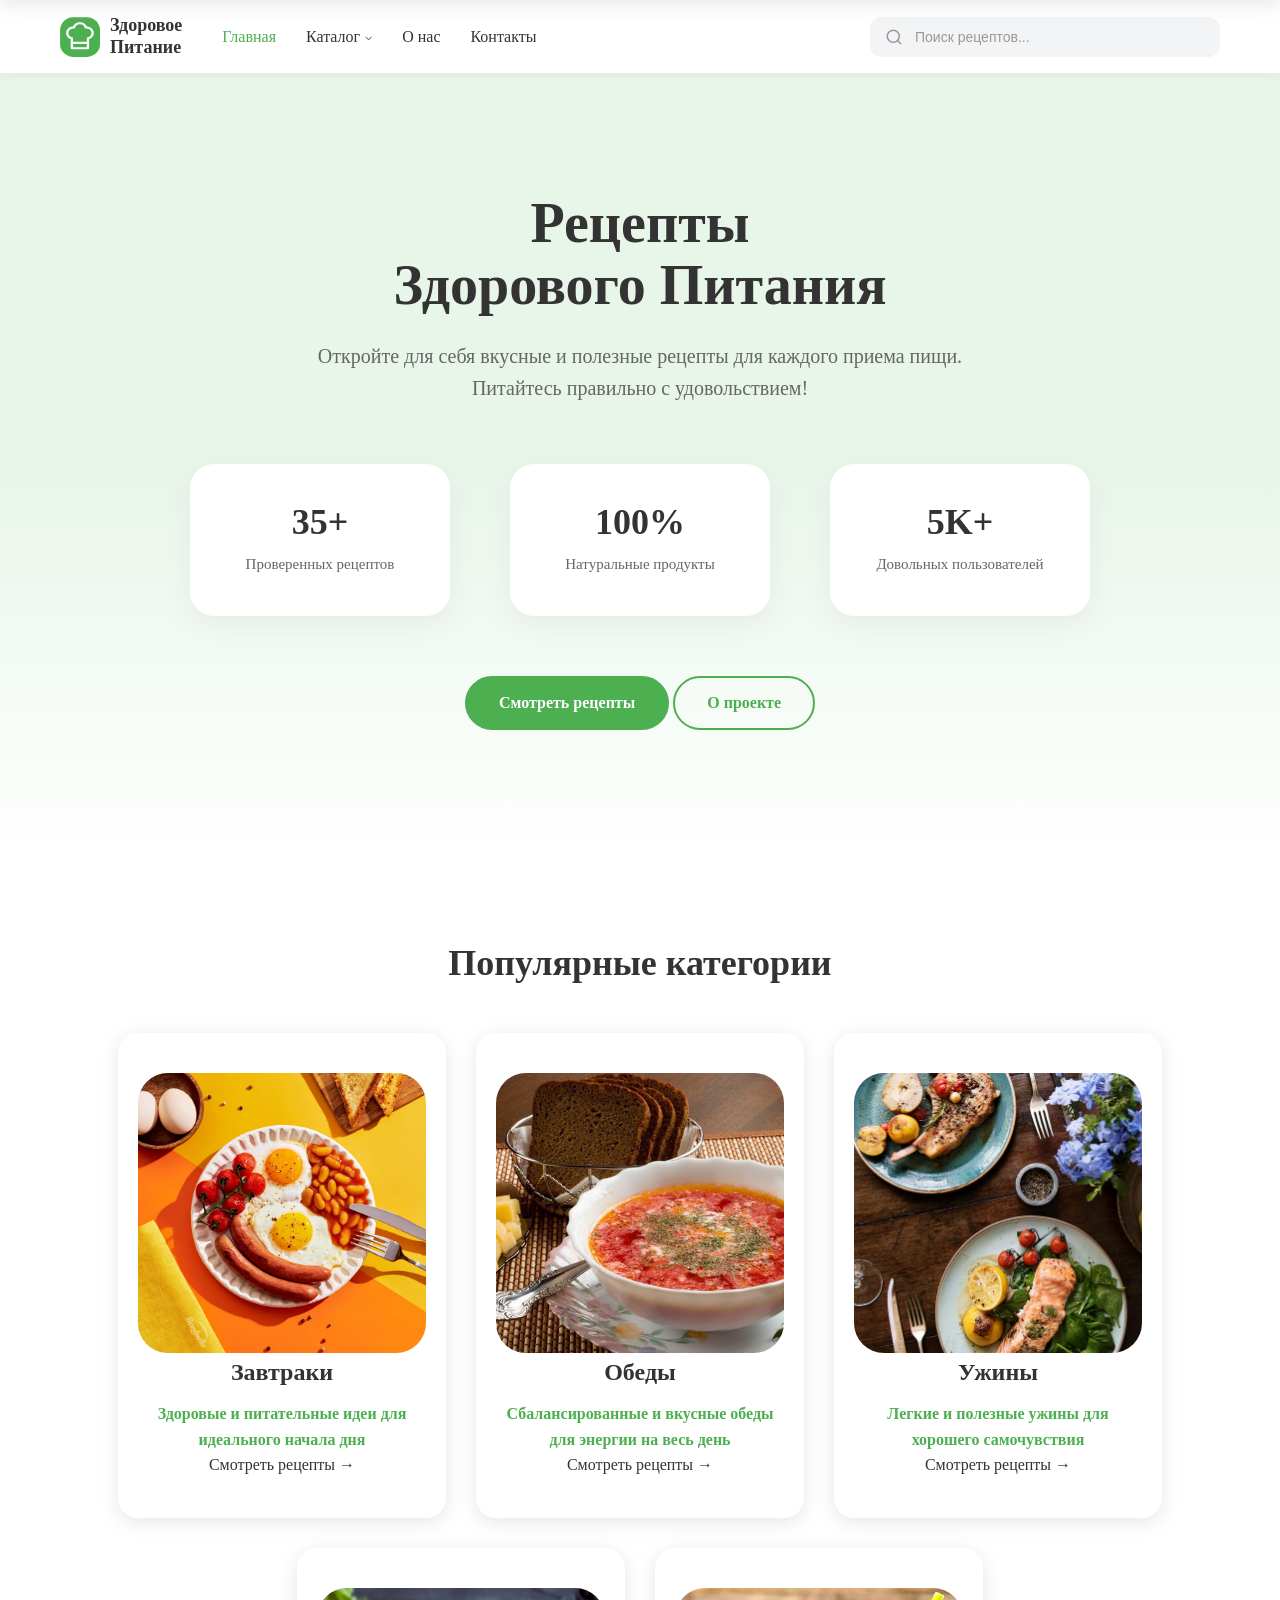
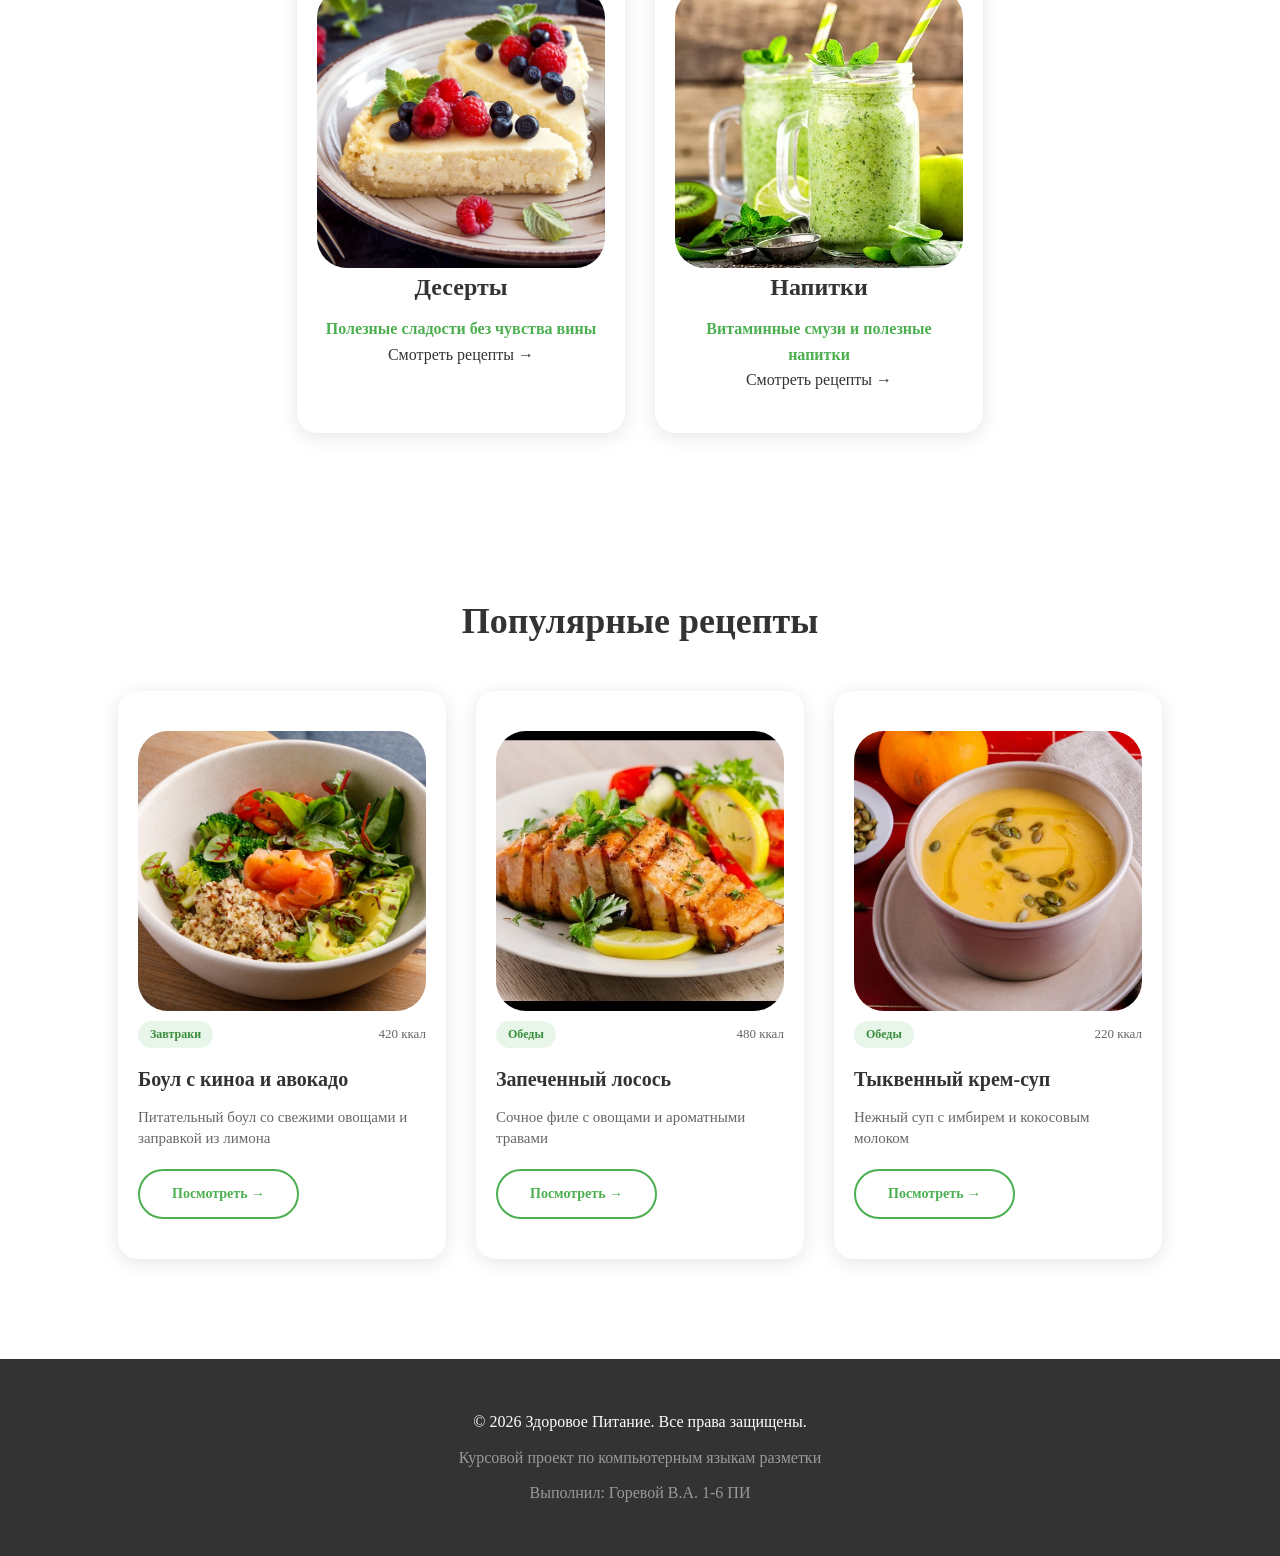
<file: index.html>
<!DOCTYPE html>
<html lang="ru">
<head>
    <meta charset="UTF-8">
    <meta name="viewport" content="width=device-width, initial-scale=1.0">
    <title>Здоровое Питание - Главная</title>
    <link rel="stylesheet" href="css/main.css">
    <link rel="stylesheet" href="css/basic.css">
    <script src="js/burgers.js"></script>
    <script src="js/catalog.js"></script>
</head>
<body>
    <!-- Шапка сайта (header) -->
    <header class="header">
    <div class="container header__container">
        <div class="header__logo">
            <a href="index.html" class="logo">
    <img class="" src="data/logo.svg" alt="">
                <span class="logo__text">Здоровое <br> Питание</span>
            </a>
        </div>

        <nav class="header__nav">
            <ul class="nav-list">
                <li class="nav-list__item"><a href="index.html" class="nav-list__link nav-list__link--active">Главная</a></li>
                <li class="nav-list__item dropdown">
                    <a href="catalog.html" class="nav-list__link dropdown__toggle">Каталог <span class="dropdown__arrow">⌵</span></a>
                    <ul class="dropdown__menu">
                        <li><a href="breakfasts.html" class="dropdown__link">Завтраки</a></li>
                        <li><a href="lunchs.html" class="dropdown__link">Обеды</a></li>
                        <li><a href="dinner.html" class="dropdown__link">Ужины</a></li>
                        <li><a href="deserts.html" class="dropdown__link">Десерты</a></li>
                        <li><a href="drinks.html" class="dropdown__link">Напитки</a></li>
                    </ul>
                </li>
                <li class="nav-list__item"><a href="about.html" class="nav-list__link">О нас</a></li>
                <li class="nav-list__item"><a href="contacts.html" class="nav-list__link">Контакты</a></li>
            </ul>
        </nav>

        <div class="mobile-menu" id="mobileMenu">
            <nav class="mobile-nav">
                <ul class="mobile-nav-list">
                    <li class="mobile-nav-list__item">
                        <a href="index.html" class="mobile-nav-list__link">Главная</a>
                    </li>
                    
                    <li class="mobile-nav-list__item mobile-dropdown">
                        <a href="#" class="mobile-nav-list__link mobile-dropdown__toggle">
                            Каталог <span class="dropdown__arrow">⌵</span>
                        </a>
                        <ul class="mobile-dropdown__menu">
                            <li><a href="breakfasts.html" class="mobile-dropdown__link">Завтраки</a></li>
                            <li><a href="lunchs.html" class="mobile-dropdown__link">Обеды</a></li>
                            <li><a href="dinner.html" class="mobile-dropdown__link">Ужины</a></li>
                            <li><a href="deserts.html" class="mobile-dropdown__link">Десерты</a></li>
                            <li><a href="drinks.html" class="mobile-dropdown__link">Напитки</a></li>
                        </ul>
                    </li>
                    
                    <li class="mobile-nav-list__item">
                        <a href="about.html" class="mobile-nav-list__link">О нас</a>
                    </li>
                    <li class="mobile-nav-list__item">
                        <a href="contacts.html" class="mobile-nav-list__link">Контакты</a>
                    </li>
                </ul>
            </nav>
        </div>

        <div class="header__search">
            <div class="search-bar">
                
                <svg class="search-bar__icon" width="18" height="18" viewBox="0 0 24 24" fill="none" stroke="#999" stroke-width="2" stroke-linecap="round" stroke-linejoin="round">
                    <circle cx="11" cy="11" r="8"></circle>
                    <line x1="21" y1="21" x2="16.65" y2="16.65"></line>
                </svg>
                <input type="text" maxlength="50" class="search-bar__input" placeholder="Поиск рецептов...">
            </div>
        </div>

        

   <div class="header__mobile-controls">
  
    <button class="header__search-toggle" id="searchToggle">
        <svg width="20" height="20" viewBox="0 0 24 24" fill="none" stroke="currentColor" stroke-width="2">
            <circle cx="11" cy="11" r="8"></circle>
            <line x1="21" y1="21" x2="16.65" y2="16.65"></line>
        </svg>
    </button>
    
    <button class="header__burger" id="burgerBtn">
        <span></span><span></span><span></span>
    </button>
</div>


<div class="mobile-search" id="mobileSearch">
    <div class="container">
        <div class="mobile-search__content">
            <input type="text" maxlength="50" class="search-bar__input" placeholder="Поиск рецептов...">
            <button class="mobile-search__close" id="searchClose">✕</button>
        </div>
    </div>
</div>
    </div>

    
        
    
</header>
    <!-- Основной контент -->
    <main>
        <!-- Hero-секция (главный баннер) -->
        <section class="hero">
            <div class="container hero__container">
                <div class="hero__content">
                    <h1 class="hero__title">Рецепты <br> Здорового Питания</h1>
                    <p class="hero__description">
                        Откройте для себя вкусные и полезные рецепты для каждого приема пищи. 
                        Питайтесь правильно с удовольствием!
                    </p>
                    
                    <!-- Блок со статистикой -->
                    <div class="stats">
                        <div class="stat-item">
                            <span class="stat-item__number">35+</span>
                            <span class="stat-item__label">Проверенных рецептов</span>
                        </div>
                        <div class="stat-item">
                            <span class="stat-item__number">100%</span>
                            <span class="stat-item__label">Натуральные продукты</span>
                        </div>
                        <div class="stat-item">
                            <span class="stat-item__number">5K+</span>
                            <span class="stat-item__label">Довольных пользователей</span>
                        </div>
                    </div>
                    
                    <div class="hero__buttons">
                        <a href="catalog.html" class="btn btn--primary">Смотреть рецепты</a>
                        <a href="about.html" class="btn btn--outline">О проекте</a>
                    </div>
                </div>
                
                <!-- Декоративное изображение (SVG) -->
                <div class="hero__image">
                    
                </div>
            </div>
        </section>

        <!-- Секция с категориями (для навигации) -->
        <section class="categories">
            <div class="container">
                <h2 class="section-title">Популярные категории</h2>
                <div class="categories__grid">

                    <a href="breakfasts.html" class="category-card">
                        <img src="data/breakfast.png" alt="Завтраки" class="category-card__image">
                        <div class="category-card__content">
                            <h3>Завтраки</h3>
                            <p>Здоровые и питательные идеи для идеального начала дня</p>
                            <span>Смотреть рецепты →</span>
                        </div>
                    </a>

                    <a href="lunchs.html" class="category-card">
                        <img src="data/lunch.png" alt="Завтраки" class="category-card__image">
                        <div class="category-card__content">
                            <h3>Обеды</h3>
                            <p>Сбалансированные и вкусные обеды для энергии на весь день</p>
                            <span>Смотреть рецепты →</span>
                        </div>
                    </a>

                    <a href="dinner.html" class="category-card">
                        <img src="data/dinner.png" alt="Завтраки" class="category-card__image">
                        <div class="category-card__content">
                            <h3>Ужины</h3>
                            <p>Легкие и полезные ужины для хорошего самочувствия</p>
                            <span>Смотреть рецепты →</span>
                        </div>
                    </a>

                    <a href="deserts.html" class="category-card">
                        <img src="data/desert.png" alt="Завтраки" class="category-card__image">
                        <div class="category-card__content">
                            <h3>Десерты</h3>
                            <p>Полезные сладости без чувства вины</p>
                            <span>Смотреть рецепты →</span>
                        </div> 
                    </a>

                    <a href="drinks.html" class="category-card">
                        <img src="data/drinks.png" alt="Завтраки" class="category-card__image">
                        <div class="category-card__content">
                            <h3>Напитки</h3>
                            <p>Витаминные смузи и полезные напитки</p>
                            <span>Смотреть рецепты →</span>
                        </div>
                    </a>
                    
                    
                    
                </div>
            </div>
        </section>

    <section class="popular-recipes">
    <div class="container">
        <h2 class="section-title">Популярные рецепты</h2>
        <div class="categories__grid"> <article class="category-card recipe-card">
                <img src="data/kinoa.png" alt="Боул с киноа" class="category-card__image">
                <div class="category-card__content">
                    <div class="recipe-card__meta">
                        <span class="recipe-tag">Завтраки</span>
                        <span class="recipe-calories">420 ккал</span>
                    </div>
                    <h3>Боул с киноа и авокадо</h3>
                    <p>Питательный боул со свежими овощами и заправкой из лимона</p>
                    <a href="recipe.html?id=1" class="btn btn--outline">Посмотреть →</a>
                </div>
            </article>

            <article class="category-card recipe-card">
                <img src="data/salmon.png" alt="Запеченный лосось" class="category-card__image">
                <div class="category-card__content">
                    <div class="recipe-card__meta">
                        <span class="recipe-tag">Обеды</span>
                        <span class="recipe-calories">480 ккал</span>
                    </div>
                    <h3>Запеченный лосось</h3>
                    <p>Сочное филе с овощами и ароматными травами</p>
                    <a href="recipe.html?id=8" class="btn btn--outline">Посмотреть →</a>
                </div>
            </article>

            <article class="category-card recipe-card">
                <img src="data/tikv-semechki.png" alt="Тыквенный суп" class="category-card__image">
                <div class="category-card__content">
                    <div class="recipe-card__meta">
                        <span class="recipe-tag">Обеды</span>
                        <span class="recipe-calories">220 ккал</span>
                    </div>
                    <h3>Тыквенный крем-суп</h3>
                    <p>Нежный суп с имбирем и кокосовым молоком</p>
                    <a href="recipe.html?id=15" class="btn btn--outline">Посмотреть →</a>
                </div>
            </article>

        </div>
    </div>
</section>


    </main>

    <!-- Подвал -->
    <footer class="footer">
        <div class="container">
            <div class="footer__content">
                <div class="footer__info">
                    <p>© 2026 Здоровое Питание. Все права защищены.</p>
                    <p>Курсовой проект по компьютерным языкам разметки</p>
                    <p>Выполнил: Горевой В.А. 1-6 ПИ</p>
                </div>
            </div>
        </div>
    </footer>
    
</body>
</html>
</file>
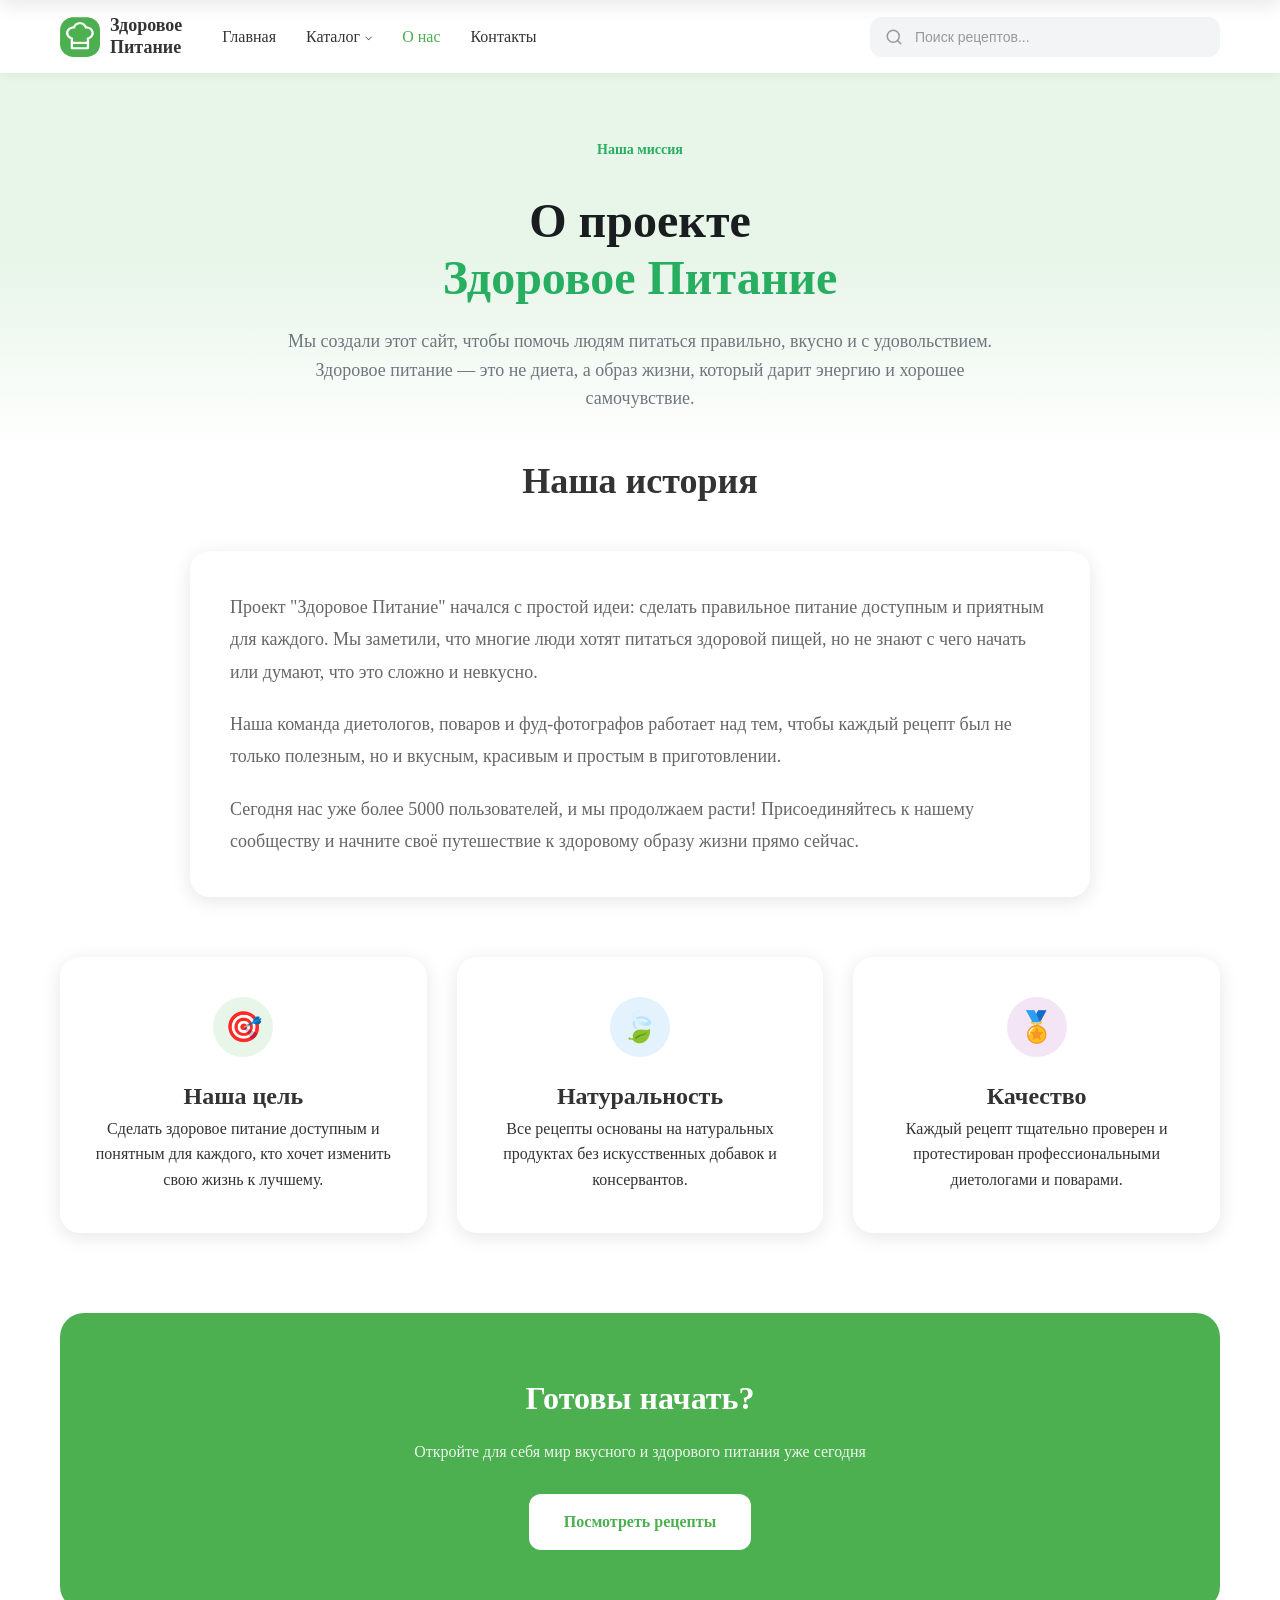
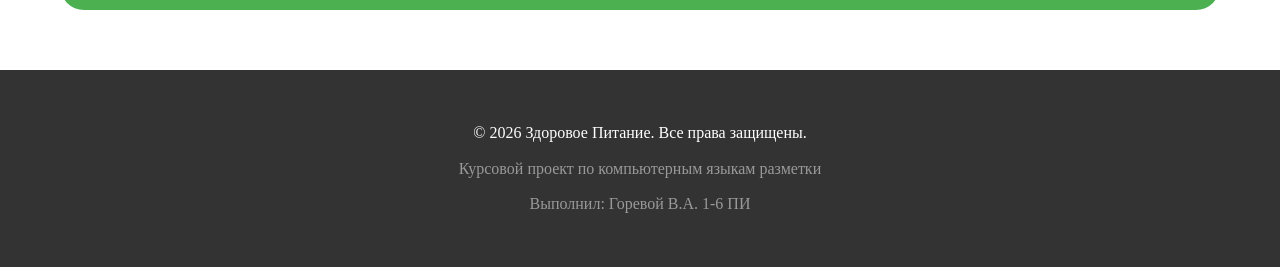
<file: about.html>
<!DOCTYPE html>
<html lang="ru">
<head>
    <meta charset="UTF-8">
    <meta name="viewport" content="width=device-width, initial-scale=1.0">
    <title>О проекте | Здоровое Питание</title>
    <link rel="stylesheet" href="css/basic.css"> 
    <link rel="stylesheet" href="css/about.css">
 </head>

<body>

    <header class="header">
    <div class="container header__container">
        <div class="header__logo">
            <a href="index.html" class="logo">
                <img class="" src="data/logo.svg" alt="">
                <span class="logo__text">Здоровое <br> Питание</span>
            </a>
        </div>

        <nav class="header__nav">
            <ul class="nav-list">
                <li class="nav-list__item"><a href="index.html" class="nav-list__link">Главная</a></li>
                <li class="nav-list__item dropdown">
                    <a href="catalog.html" class="nav-list__link dropdown__toggle">Каталог <span class="dropdown__arrow">⌵</span></a>
                    <ul class="dropdown__menu">
                        <li><a href="breakfasts.html" class="dropdown__link">Завтраки</a></li>
                        <li><a href="lunchs.html" class="dropdown__link">Обеды</a></li>
                        <li><a href="dinner.html" class="dropdown__link">Ужины</a></li>
                        <li><a href="deserts.html" class="dropdown__link">Десерты</a></li>
                        <li><a href="drinks.html" class="dropdown__link">Напитки</a></li>
                    </ul>
                </li>
                <li class="nav-list__item"><a href="about.html" class="nav-list__link  nav-list__link--active">О нас</a></li>
                <li class="nav-list__item"><a href="contacts.html" class="nav-list__link">Контакты</a></li>
            </ul>
        </nav>

        <div class="mobile-menu" id="mobileMenu">
            <nav class="mobile-nav">
                <ul class="mobile-nav-list">
                    <li class="mobile-nav-list__item">
                        <a href="index.html" class="mobile-nav-list__link">Главная</a>
                    </li>
                    
                    <li class="mobile-nav-list__item mobile-dropdown">
                        <a href="#" class="mobile-nav-list__link mobile-dropdown__toggle">
                            Каталог <span class="dropdown__arrow">⌵</span>
                        </a>
                        <ul class="mobile-dropdown__menu">
                            <li><a href="breakfasts.html" class="mobile-dropdown__link">Завтраки</a></li>
                            <li><a href="lunchs.html" class="mobile-dropdown__link">Обеды</a></li>
                            <li><a href="dinner.html" class="mobile-dropdown__link">Ужины</a></li>
                            <li><a href="deserts.html" class="mobile-dropdown__link">Десерты</a></li>
                            <li><a href="drinks.html" class="mobile-dropdown__link">Напитки</a></li>
                        </ul>
                    </li>
                    
                    <li class="mobile-nav-list__item">
                        <a href="about.html" class="mobile-nav-list__link">О нас</a>
                    </li>
                    <li class="mobile-nav-list__item">
                        <a href="contacts.html" class="mobile-nav-list__link">Контакты</a>
                    </li>
                </ul>
            </nav>
        </div>

        <div class="header__search">
            <div class="search-bar">
                <svg class="search-bar__icon" width="18" height="18" viewBox="0 0 24 24" fill="none" stroke="#999" stroke-width="2" stroke-linecap="round" stroke-linejoin="round">
                    <circle cx="11" cy="11" r="8"></circle>
                    <line x1="21" y1="21" x2="16.65" y2="16.65"></line>
                </svg>
                <input type="text" maxlength="50" class="search-bar__input" placeholder="Поиск рецептов...">
            </div>
        </div>

          <div class="header__mobile-controls">

    <button class="header__search-toggle" id="searchToggle">
        <svg width="20" height="20" viewBox="0 0 24 24" fill="none" stroke="currentColor" stroke-width="2">
            <circle cx="11" cy="11" r="8"></circle>
            <line x1="21" y1="21" x2="16.65" y2="16.65"></line>
        </svg>
    </button>
    
    <button class="header__burger" id="burgerBtn">
        <span></span><span></span><span></span>
    </button>
</div>

<div class="mobile-search" id="mobileSearch">
    <div class="container">
        <div class="mobile-search__content">
            <input type="text" maxlength="50" class="search-bar__input" placeholder="Поиск рецептов...">
            <button class="mobile-search__close" id="searchClose">✕</button>
        </div>
    </div>
</div>
    </div>
</header>

    <main class="about-page">

        <section class="about-hero">
            <div class="container">
                <div class="about-hero__badge">
                    Наша миссия
                </div>

                <h1 class="about-hero__title">
                    О проекте <br>
                    <span>Здоровое Питание</span>
                </h1>

                <p class="about-hero__description">
                    Мы создали этот сайт, чтобы помочь людям питаться правильно, вкусно и с удовольствием. 
                    Здоровое питание — это не диета, а образ жизни, который дарит энергию и хорошее самочувствие.
                </p>
            </div>
        </section>

        <section class="about-section container">
            <h1 class="about-title">Наша история</h1>
            <div class="about-card">
                <p>Проект "Здоровое Питание" начался с простой идеи: сделать правильное питание доступным и приятным для каждого. Мы заметили, что многие люди хотят питаться здоровой пищей, но не знают с чего начать или думают, что это сложно и невкусно.</p>
                <p>Наша команда диетологов, поваров и фуд-фотографов работает над тем, чтобы каждый рецепт был не только полезным, но и вкусным, красивым и простым в приготовлении.</p>
                <p>Сегодня нас уже более 5000 пользователей, и мы продолжаем расти! Присоединяйтесь к нашему сообществу и начните своё путешествие к здоровому образу жизни прямо сейчас.</p>
            </div>
        </section>

        <section class="values-section container">
            <div class="values-grid">
                <div class="value-card">
                    <div class="value-card__icon target">🎯</div>
                    <h2>Наша цель</h2>
                    <p>Сделать здоровое питание доступным и понятным для каждого, кто хочет изменить свою жизнь к лучшему.</p>
                </div>
                <div class="value-card">
                    <div class="value-card__icon leaf">🍃</div>
                    <h2>Натуральность</h2>
                    <p>Все рецепты основаны на натуральных продуктах без искусственных добавок и консервантов.</p>
                </div>
                <div class="value-card">
                    <div class="value-card__icon quality">🏅</div>
                    <h2>Качество</h2>
                    <p>Каждый рецепт тщательно проверен и протестирован профессиональными диетологами и поварами.</p>
                </div>
            </div>
        </section>

        <section class="cta-section container">
            <div class="cta-card">
                <h2>Готовы начать?</h2>
                <p>Откройте для себя мир вкусного и здорового питания уже сегодня</p>
                <a href="catalog.html" class="btn btn--white">Посмотреть рецепты</a>
            </div>
        </section>
    </main>

     <footer class="footer">
        <div class="container">
            <div class="footer__content">
                <div class="footer__info">
                    <p>© 2026 Здоровое Питание. Все права защищены.</p>
                    <p>Курсовой проект по компьютерным языкам разметки</p>
                    <p>Выполнил: Горевой В.А. 1-6 ПИ</p>
                </div>
            </div>
        </div>
    </footer>

    <script src="js/catalog.js"></script>
    <script src="js/burgers.js"></script>
</body>

</html>
</file>
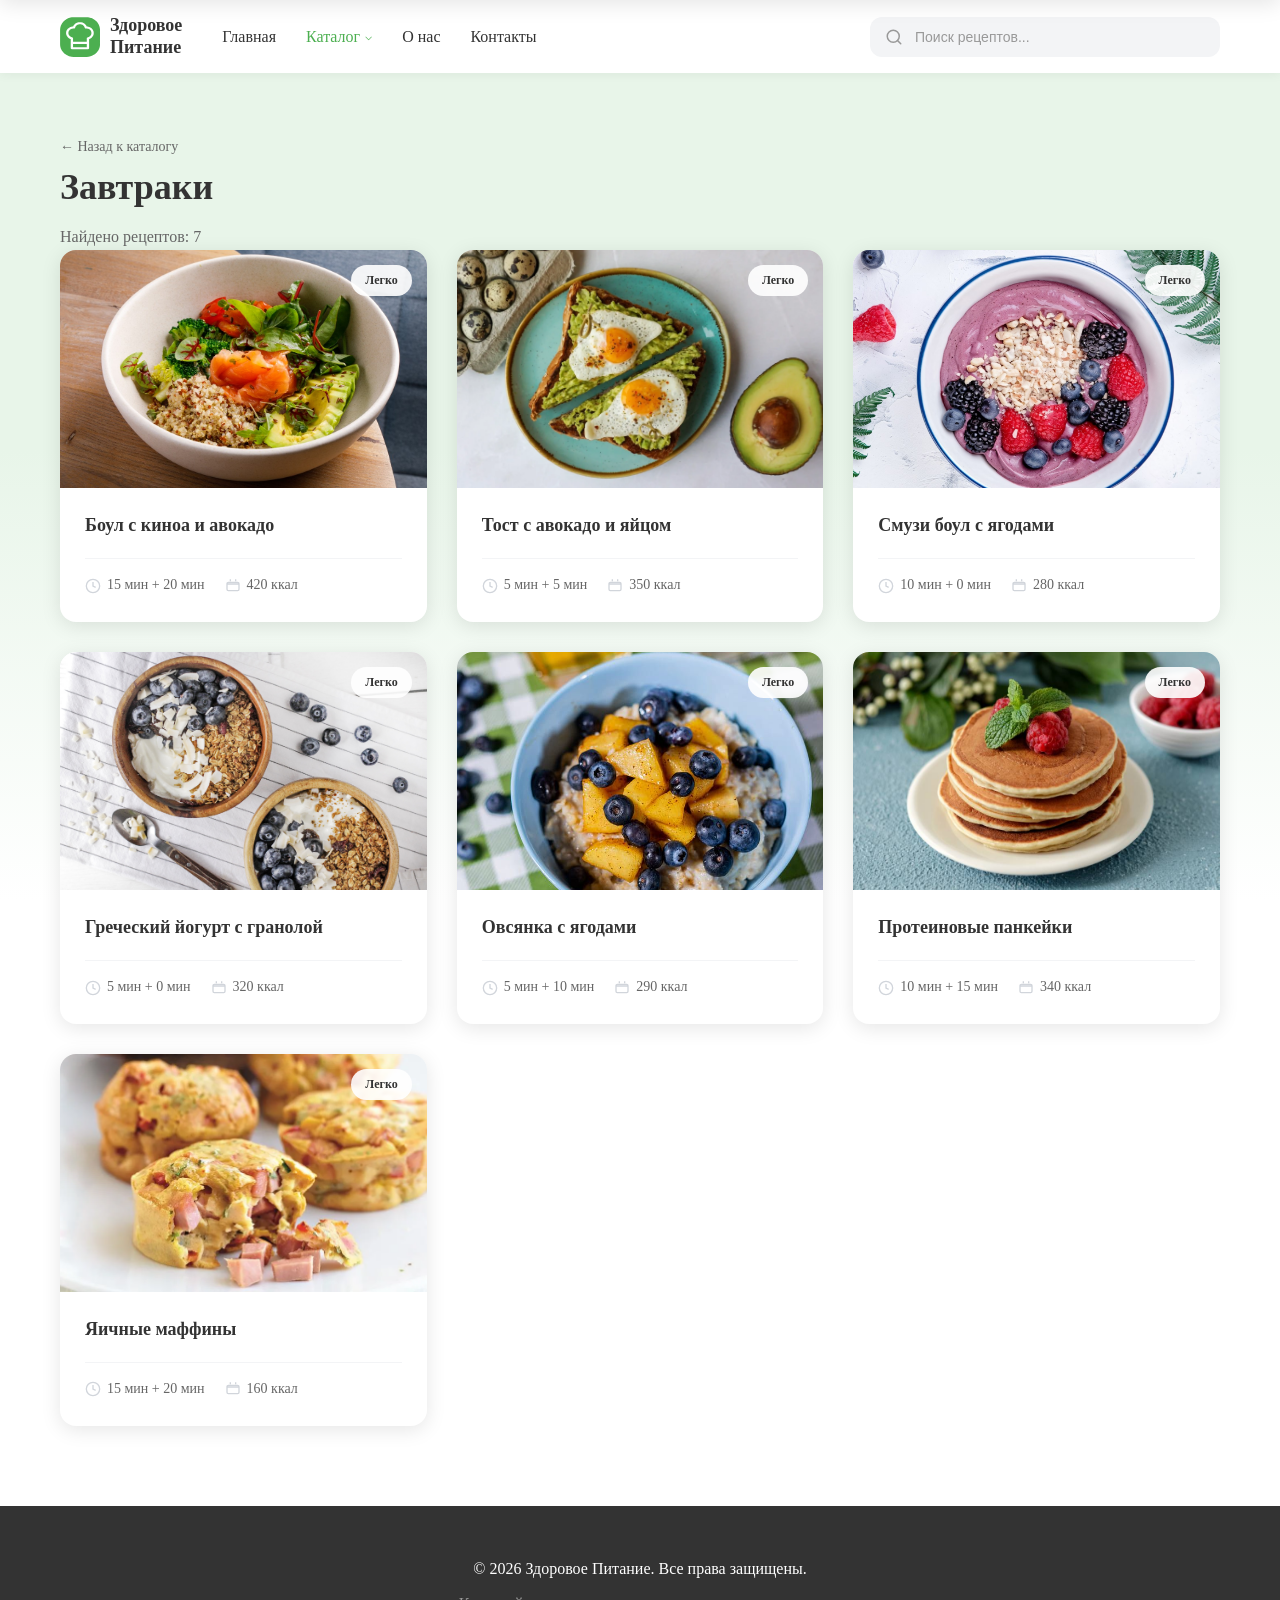
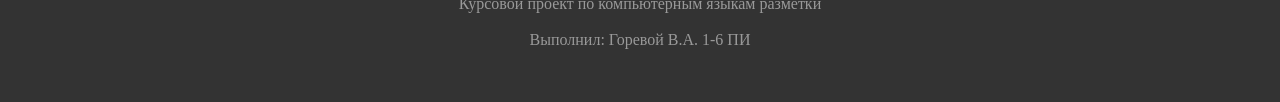
<file: breakfasts.html>
<!DOCTYPE html>
<html lang="ru">
<head>
    <meta charset="UTF-8">
    <meta name="viewport" content="width=device-width, initial-scale=1.0">
    <title>Здоровое Питание - Каталог</title>
    <link rel="stylesheet" href="css/eat.css">
    <link rel="stylesheet" href="css/basic.css">
    
</head>
<body data-category="Завтраки">
    <!-- Шапка сайта (header) -->
    <header class="header">
    <div class="container header__container">
        <div class="header__logo">
            <a href="index.html" class="logo">
                <img class="" src="data/logo.svg" alt="">
                <span class="logo__text">Здоровое <br> Питание</span>
            </a>
        </div>

        <nav class="header__nav">
            <ul class="nav-list">
                <li class="nav-list__item"><a href="index.html" class="nav-list__link">Главная</a></li>
                <li class="nav-list__item dropdown">
                    <a href="catalog.html" class="nav-list__link dropdown__toggle nav-list__link--active">Каталог <span class="dropdown__arrow">⌵</span></a>
                    <ul class="dropdown__menu">
                        <li><a href="breakfasts.html" class="dropdown__link">Завтраки</a></li>
                        <li><a href="lunchs.html" class="dropdown__link">Обеды</a></li>
                        <li><a href="dinner.html" class="dropdown__link">Ужины</a></li>
                        <li><a href="deserts.html" class="dropdown__link">Десерты</a></li>
                        <li><a href="drinks.html" class="dropdown__link">Напитки</a></li>
                    </ul>
                </li>
                <li class="nav-list__item"><a href="about.html" class="nav-list__link">О нас</a></li>
                <li class="nav-list__item"><a href="contacts.html" class="nav-list__link">Контакты</a></li>
            </ul>
        </nav>

        <div class="mobile-menu" id="mobileMenu">
            <nav class="mobile-nav">
                <ul class="mobile-nav-list">
                    <li class="mobile-nav-list__item">
                        <a href="index.html" class="mobile-nav-list__link">Главная</a>
                    </li>
                    
                    <li class="mobile-nav-list__item mobile-dropdown">
                        <a href="#" class="mobile-nav-list__link mobile-dropdown__toggle">
                            Каталог <span class="dropdown__arrow">⌵</span>
                        </a>
                        <ul class="mobile-dropdown__menu">
                            <li><a href="breakfasts.html" class="mobile-dropdown__link">Завтраки</a></li>
                            <li><a href="lunchs.html" class="mobile-dropdown__link">Обеды</a></li>
                            <li><a href="dinner.html" class="mobile-dropdown__link">Ужины</a></li>
                            <li><a href="deserts.html" class="mobile-dropdown__link">Десерты</a></li>
                            <li><a href="drinks.html" class="mobile-dropdown__link">Напитки</a></li>
                        </ul>
                    </li>
                    
                    <li class="mobile-nav-list__item">
                        <a href="about.html" class="mobile-nav-list__link">О нас</a>
                    </li>
                    <li class="mobile-nav-list__item">
                        <a href="contacts.html" class="mobile-nav-list__link">Контакты</a>
                    </li>
                </ul>
            </nav>
        </div>

        <div class="header__search">
            <div class="search-bar">
                <svg class="search-bar__icon" width="18" height="18" viewBox="0 0 24 24" fill="none" stroke="#999" stroke-width="2" stroke-linecap="round" stroke-linejoin="round">
                    <circle cx="11" cy="11" r="8"></circle>
                    <line x1="21" y1="21" x2="16.65" y2="16.65"></line>
                </svg>
                <input type="text" maxlength="50" class="search-bar__input" placeholder="Поиск рецептов...">
            </div>
        </div>

          <div class="header__mobile-controls">

    <button class="header__search-toggle" id="searchToggle">
        <svg width="20" height="20" viewBox="0 0 24 24" fill="none" stroke="currentColor" stroke-width="2">
            <circle cx="11" cy="11" r="8"></circle>
            <line x1="21" y1="21" x2="16.65" y2="16.65"></line>
        </svg>
    </button>
    
    <button class="header__burger" id="burgerBtn">
        <span></span><span></span><span></span>
    </button>
</div>

<div class="mobile-search" id="mobileSearch">
    <div class="container">
        <div class="mobile-search__content">
            <input type="text" maxlength="50" class="search-bar__input" placeholder="Поиск рецептов...">
            <button class="mobile-search__close" id="searchClose">✕</button>
        </div>
    </div>
</div>
    </div>
</header>

    <main  class="catalog-page">
        <div class="container">

            <nav class="breadc  rumbs">
                <a href="catalog.html" class="breadcrumbs__link">
                    ← Назад к каталогу
                </a>
            </nav>

           
                <h1 class="catalog-title">Завтраки</h1>
                <p id="recipeCount" class="catalog-count">Загрузка рецептов...</p>


            <div id="recipesGrid" class="recipes-grid"></div>
        </div>
    </main>



 <!-- Подвал -->
    <footer class="footer">
        <div class="container">
            <div class="footer__content">
                <div class="footer__info">
                    <p>© 2026 Здоровое Питание. Все права защищены.</p>
                    <p>Курсовой проект по компьютерным языкам разметки</p>
                    <p>Выполнил: Горевой В.А. 1-6 ПИ</p>
                </div>
            </div>
        </div>
    </footer>
    </footer>

    <script src="js/burgers.js"></script>
    <script src="js/catalog.js"></script>


</body>


</html>
</file>
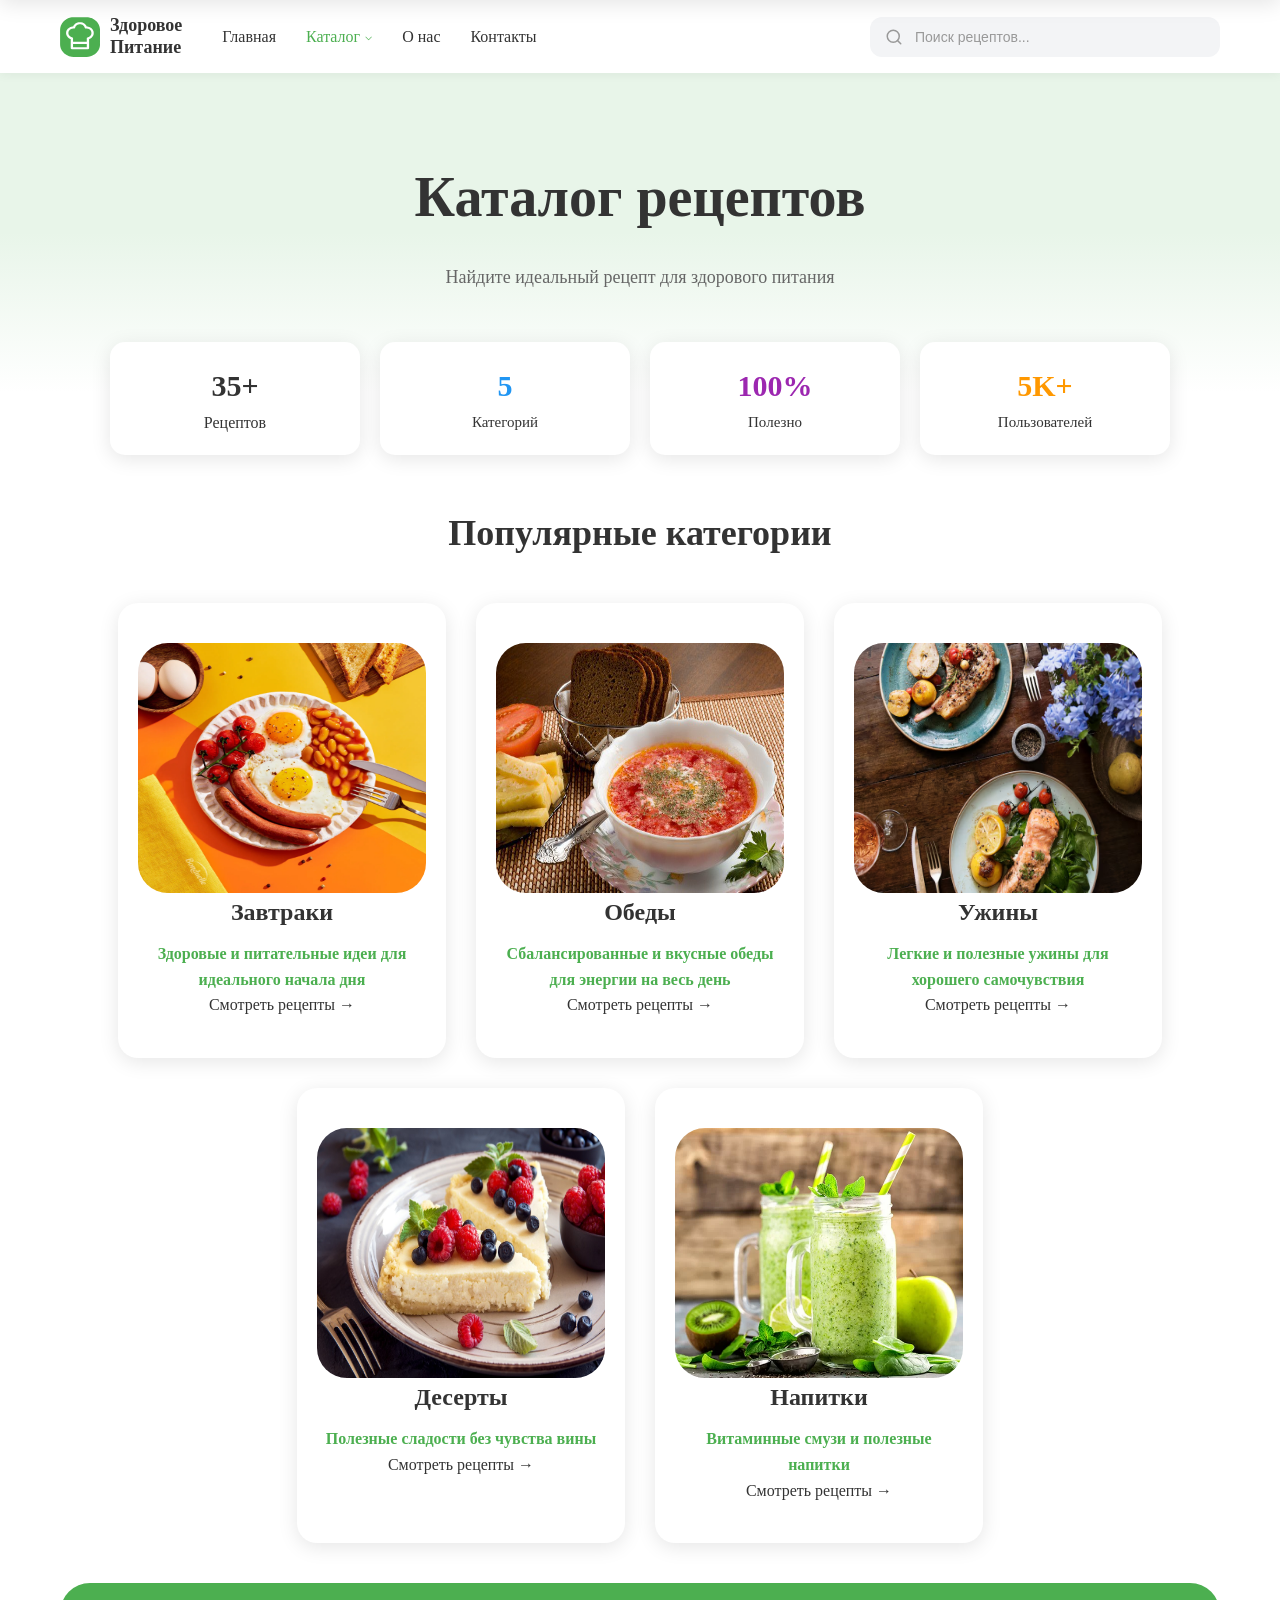
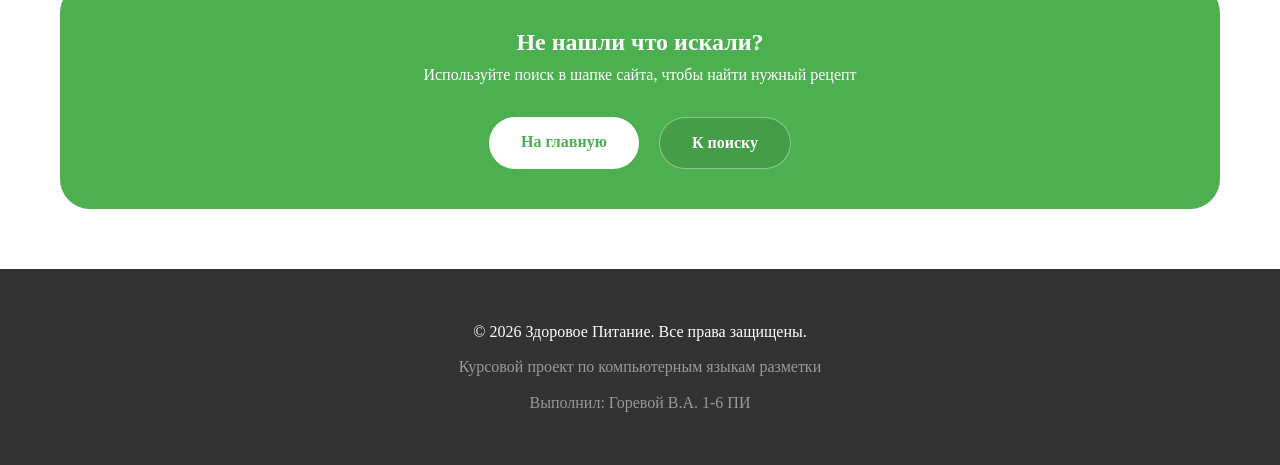
<file: catalog.html>
<!DOCTYPE html>
<html lang="ru">
<head>
    <meta charset="UTF-8">
    <meta name="viewport" content="width=device-width, initial-scale=1.0">
    <title>Здоровое Питание - Каталог</title>
    <link rel="stylesheet" href="css/catalog.css">
    <link rel="stylesheet" href="css/basic.css">
    
</head>
<body>
    <!-- Шапка сайта (header) -->
    <header class="header">
    <div class="container header__container">
        <div class="header__logo">
            <a href="index.html" class="logo">
                <img class="" src="data/logo.svg" alt="">
                <span class="logo__text">Здоровое <br> Питание</span>
            </a>
        </div>

        <nav class="header__nav">
            <ul class="nav-list">
                <li class="nav-list__item"><a href="index.html" class="nav-list__link">Главная</a></li>
                <li class="nav-list__item dropdown">
                    <a href="catalog.html" class="nav-list__link dropdown__toggle nav-list__link--active">Каталог <span class="dropdown__arrow">⌵</span></a>
                    <ul class="dropdown__menu">
                        <li><a href="breakfasts.html" class="dropdown__link">Завтраки</a></li>
                        <li><a href="lunchs.html" class="dropdown__link">Обеды</a></li>
                        <li><a href="dinner.html" class="dropdown__link">Ужины</a></li>
                        <li><a href="deserts.html" class="dropdown__link">Десерты</a></li>
                        <li><a href="drinks.html" class="dropdown__link">Напитки</a></li>
                    </ul>
                </li>
                <li class="nav-list__item"><a href="about.html" class="nav-list__link">О нас</a></li>
                <li class="nav-list__item"><a href="contacts.html" class="nav-list__link">Контакты</a></li>
            </ul>
        </nav>

        <div class="mobile-menu" id="mobileMenu">
            <nav class="mobile-nav">
                <ul class="mobile-nav-list">
                    <li class="mobile-nav-list__item">
                        <a href="index.html" class="mobile-nav-list__link">Главная</a>
                    </li>
                    
                    <li class="mobile-nav-list__item mobile-dropdown">
                        <a href="#" class="mobile-nav-list__link mobile-dropdown__toggle">
                            Каталог <span class="dropdown__arrow">⌵</span>
                        </a>
                        <ul class="mobile-dropdown__menu">
                            <li><a href="breakfasts.html" class="mobile-dropdown__link">Завтраки</a></li>
                            <li><a href="lunchs.html" class="mobile-dropdown__link">Обеды</a></li>
                            <li><a href="dinner.html" class="mobile-dropdown__link">Ужины</a></li>
                            <li><a href="deserts.html" class="mobile-dropdown__link">Десерты</a></li>
                            <li><a href="drinks.html" class="mobile-dropdown__link">Напитки</a></li>
                        </ul>
                    </li>
                    
                    <li class="mobile-nav-list__item">
                        <a href="about.html" class="mobile-nav-list__link">О нас</a>
                    </li>
                    <li class="mobile-nav-list__item">
                        <a href="contacts.html" class="mobile-nav-list__link">Контакты</a>
                    </li>
                </ul>
            </nav>
        </div>

        <div class="header__search">
            <div class="search-bar">
                <svg class="search-bar__icon" width="18" height="18" viewBox="0 0 24 24" fill="none" stroke="#999" stroke-width="2" stroke-linecap="round" stroke-linejoin="round">
                    <circle cx="11" cy="11" r="8"></circle>
                    <line x1="21" y1="21" x2="16.65" y2="16.65"></line>
                </svg>
                <input type="text" maxlength="50" class="search-bar__input" placeholder="Поиск рецептов...">
            </div>
        </div>

          <div class="header__mobile-controls">
            <button class="header__search-toggle" id="searchToggle">
                <svg width="20" height="20" viewBox="0 0 24 24" fill="none" stroke="currentColor" stroke-width="2">
                    <circle cx="11" cy="11" r="8"></circle>
                    <line x1="21" y1="21" x2="16.65" y2="16.65"></line>
                </svg>
            </button>
            
  
            <button class="header__burger" id="burgerBtn">
                <span></span><span></span><span></span>
            </button>
        </div>


        <div class="mobile-search" id="mobileSearch">
            <div class="container">
                <div class="mobile-search__content">
                    <input type="text" maxlength="50" class="search-bar__input" placeholder="Поиск рецептов...">
                    <button class="mobile-search__close" id="searchClose">✕</button>
                </div>
            </div>
        </div>
            </div>
    </header>

    <main>
        <section class="catalog-header">
            <div class="container">
                <h1 class="catalog-header__title">Каталог рецептов</h1>
                <p class="catalog-header__subtitle">Найдите идеальный рецепт для здорового питания</p>
            </div>
        </section>

        <section class="catalog-stats">
            <div class="container">
                <div class="stats-grid">
                    <div class="stat-card">
                        <h2 class="stat-card__number">35+</h2>
                        <p class="stat- card__text">Рецептов</p>
                    </div>
                    <div class="stat-card">
                        <h2 class="stat-card__number" style="color: #2196F3;">5</h2>
                        <p class="stat-card__text">Категорий</p>
                    </div>
                    <div class="stat-card">
                        <h2 class="stat-card__number" style="color: #9C27B0;">100%</h2>
                        <p class="stat-card__text">Полезно</p>
                    </div>
                    <div class="stat-card">
                        <h2 class="stat-card__number" style="color: #FF9800;">5K+</h2>
                        <p class="stat-card__text">Пользователей</p>
                    </div>
                </div>
            </div>
        </section>

        <!-- Секция с категориями (для навигации) -->
        <section class="categories">
            <div class="container">
                <h2 class="section-title">Популярные категории</h2>
                <div class="categories__grid">

                    <a href="breakfasts.html" class="category-card">
                        <img src="data/breakfast.png" alt="Завтраки" class="category-card__image">
                        <div class="category-card__content">
                            <h3>Завтраки</h3>
                            <p>Здоровые и питательные идеи для идеального начала дня</p>
                            <span>Смотреть рецепты →</span>
                        </div>
                    </a>

                    <a href="lunchs.html" class="category-card">
                        <img src="data/lunch.png" alt="Завтраки" class="category-card__image">
                        <div class="category-card__content">
                            <h3>Обеды</h3>
                            <p>Сбалансированные и вкусные обеды для энергии на весь день</p>
                            <span>Смотреть рецепты →</span>
                        </div>
                    </a>

                    <a href="dinner.html" class="category-card">
                        <img src="data/dinner.png" alt="Завтраки" class="category-card__image">
                        <div class="category-card__content">
                            <h3>Ужины</h3>
                            <p>Легкие и полезные ужины для хорошего самочувствия</p>
                            <span>Смотреть рецепты →</span>
                        </div>
                    </a>

                    <a href="deserts.html" class="category-card">
                        <img src="data/desert.png" alt="Завтраки" class="category-card__image">
                        <div class="category-card__content">
                            <h3>Десерты</h3>
                            <p>Полезные сладости без чувства вины</p>
                            <span>Смотреть рецепты →</span>
                        </div>
                    </a>

                    <a href="drinks.html" class="category-card">
                        <img src="data/drinks.png" alt="Завтраки" class="category-card__image">
                        <div class="category-card__content">
                            <h3>Напитки</h3>
                            <p>Витаминные смузи и полезные напитки</p>
                            <span>Смотреть рецепты →</span>
                        </div>
                    </a>
                    
                    
                    
                </div>
            </div>
        </section>



        <section class="catalog-cta">
            <div class="container">
                <div class="cta-box">
                    <h2 class="cta-box__title">Не нашли что искали?</h2>
                    <p class="cta-box__text">Используйте поиск в шапке сайта, чтобы найти нужный рецепт</p>
                    <div class="cta-box__btns">
                        <a href="index.html" class="btn btn--white">На главную</a>
                        <a href="search.html" class="btn btn--outline-white">К поиску</a>
                    </div>
                </div>
            </div>
        </section>
    </main>



 <!-- Подвал -->
    <footer class="footer">
        <div class="container">
            <div class="footer__content">
                <div class="footer__info">
                    <p>© 2026 Здоровое Питание. Все права защищены.</p>
                    <p>Курсовой проект по компьютерным языкам разметки</p>
                    <p>Выполнил: Горевой В.А. 1-6 ПИ</p>
                </div>
            </div>
        </div>
    </footer>

    <script src="js/burgers.js"></script>
    <script src="js/catalog.js"></script>


</body>


</html>
</file>
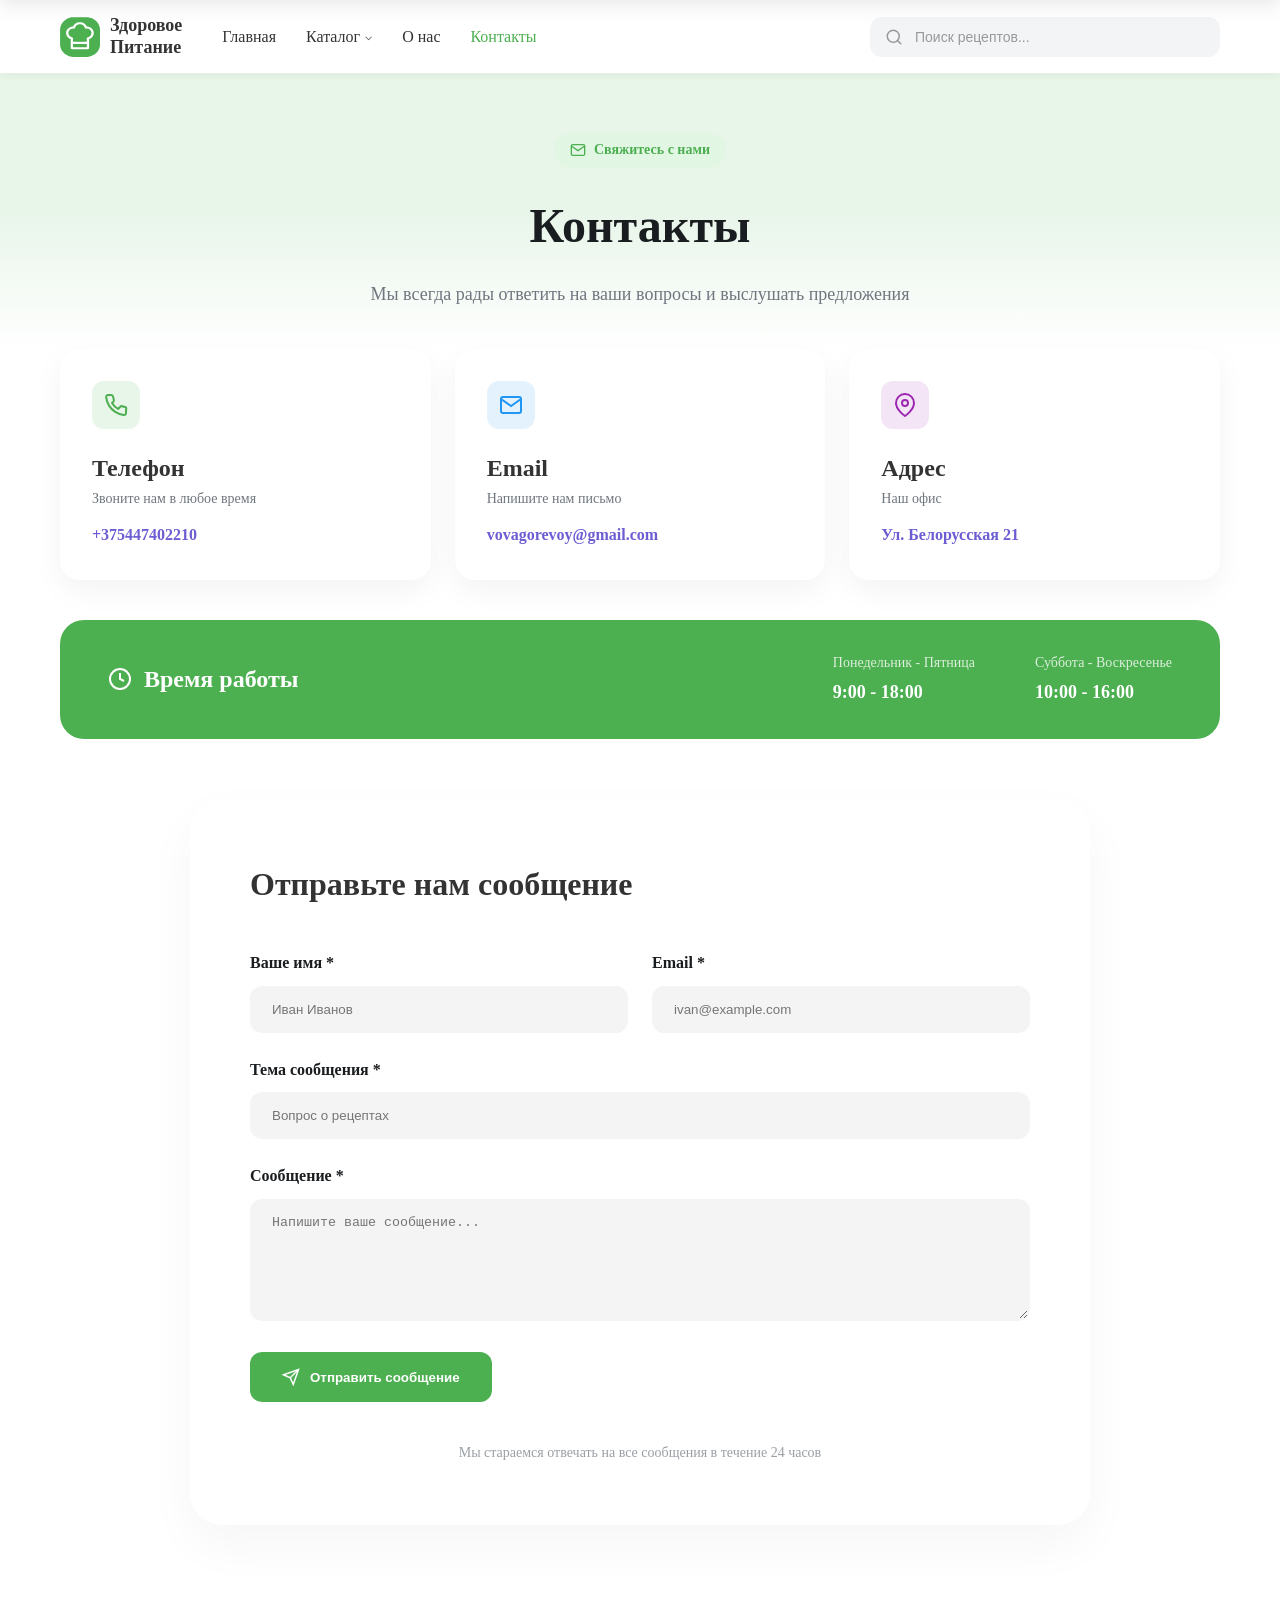
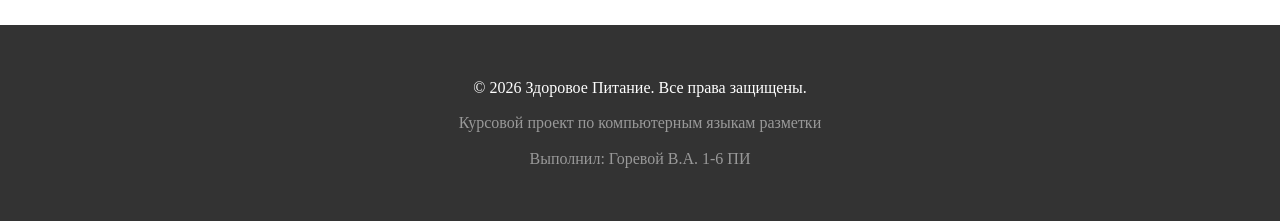
<file: contacts.html>
<!DOCTYPE html>
<html lang="ru">
<head>
    <meta charset="UTF-8">
    <meta name="viewport" content="width=device-width, initial-scale=1.0">
    <title>О проекте | Здоровое Питание</title>
    <link rel="stylesheet" href="css/basic.css"> 
    <link rel="stylesheet" href="css/contacts.css">
    <link rel="stylesheet" href="css/catalog.css">
 </head>

<body data-category="about">

    <header class="header">
    <div class="container header__container">
        <div class="header__logo">
            <a href="index.html" class="logo">
                <img class="" src="data/logo.svg" alt="">
                <span class="logo__text">Здоровое <br> Питание</span>
            </a>
        </div>

        <nav class="header__nav">
            <ul class="nav-list">
                <li class="nav-list__item"><a href="index.html" class="nav-list__link">Главная</a></li>
                <li class="nav-list__item dropdown">
                    <a href="catalog.html" class="nav-list__link dropdown__toggle">Каталог <span class="dropdown__arrow">⌵</span></a>
                    <ul class="dropdown__menu">
                        <li><a href="breakfasts.html" class="dropdown__link">Завтраки</a></li>
                        <li><a href="lunchs.html" class="dropdown__link">Обеды</a></li>
                        <li><a href="dinner.html" class="dropdown__link">Ужины</a></li>
                        <li><a href="deserts.html" class="dropdown__link">Десерты</a></li>
                        <li><a href="drinks.html" class="dropdown__link">Напитки</a></li>
                    </ul>
                </li>
                <li class="nav-list__item"><a href="about.html" class="nav-list__link ">О нас</a></li>
                <li class="nav-list__item"><a href="contacts.html" class="nav-list__link  nav-list__link--active">Контакты</a></li>
            </ul>
        </nav>

        <div class="mobile-menu" id="mobileMenu">
            <nav class="mobile-nav">
                <ul class="mobile-nav-list">
                    <li class="mobile-nav-list__item">
                        <a href="index.html" class="mobile-nav-list__link">Главная</a>
                    </li>
                    
                    <li class="mobile-nav-list__item mobile-dropdown">
                        <a href="#" class="mobile-nav-list__link mobile-dropdown__toggle">
                            Каталог <span class="dropdown__arrow">⌵</span>
                        </a>
                        <ul class="mobile-dropdown__menu">
                            <li><a href="breakfasts.html" class="mobile-dropdown__link">Завтраки</a></li>
                            <li><a href="lunchs.html" class="mobile-dropdown__link">Обеды</a></li>
                            <li><a href="dinner.html" class="mobile-dropdown__link">Ужины</a></li>
                            <li><a href="deserts.html" class="mobile-dropdown__link">Десерты</a></li>
                            <li><a href="drinks.html" class="mobile-dropdown__link">Напитки</a></li>
                        </ul>
                    </li>
                    
                    <li class="mobile-nav-list__item">
                        <a href="about.html" class="mobile-nav-list__link">О нас</a>
                    </li>
                    <li class="mobile-nav-list__item">
                        <a href="contacts.html" class="mobile-nav-list__link">Контакты</a>
                    </li>
                </ul>
            </nav>
        </div>

        <div class="header__search">
            <div class="search-bar">
                <svg class="search-bar__icon" width="18" height="18" viewBox="0 0 24 24" fill="none" stroke="#999" stroke-width="2" stroke-linecap="round" stroke-linejoin="round">
                    <circle cx="11" cy="11" r="8"></circle>
                    <line x1="21" y1="21" x2="16.65" y2="16.65"></line>
                </svg>
                <input type="text" maxlength="50" class="search-bar__input" placeholder="Поиск рецептов...">
            </div>
        </div>

          <div class="header__mobile-controls">
  
    <button class="header__search-toggle" id="searchToggle">
        <svg width="20" height="20" viewBox="0 0 24 24" fill="none" stroke="currentColor" stroke-width="2">
            <circle cx="11" cy="11" r="8"></circle>
            <line x1="21" y1="21" x2="16.65" y2="16.65"></line>
        </svg>
    </button>
    
    <button class="header__burger" id="burgerBtn">
        <span></span><span></span><span></span>
    </button>
</div>

<div class="mobile-search" id="mobileSearch">
    <div class="container">
        <div class="mobile-search__content">
            <input type="text" maxlength="50" class="search-bar__input" placeholder="Поиск рецептов...">
            <button class="mobile-search__close" id="searchClose">✕</button>
        </div>
    </div>
</div>
    </div>
</header>

    <main class="contacts-page">
    <section class="contacts-hero">
        <div class="container">
            <div class="contacts-hero__badge">
                <svg width="16" height="16" viewBox="0 0 24 24" fill="none" stroke="currentColor" stroke-width="2"><path d="M4 4h16c1.1 0 2 .9 2 2v12c0 1.1-.9 2-2 2H4c-1.1 0-2-.9-2-2V6c0-1.1.9-2 2-2z"></path><polyline points="22,6 12,13 2,6"></polyline></svg>
                Свяжитесь с нами
            </div>
            <h1 class="contacts-hero__title">Контакты</h1>
            <p class="contacts-hero__description">Мы всегда рады ответить на ваши вопросы и выслушать предложения</p>
        </div>
    </section>

    <section class="contacts-cards container">
        <div class="contact-item-card">
            <div class="contact-item-card__icon contact-item-card__icon--green">
                <svg width="24" height="24" viewBox="0 0 24 24" fill="none" stroke="currentColor" stroke-width="2"><path d="M22 16.92v3a2 2 0 0 1-2.18 2 19.79 19.79 0 0 1-8.63-3.07 19.5 19.5 0 0 1-6-6 19.79 19.79 0 0 1-3.07-8.67A2 2 0 0 1 4.11 2h3a2 2 0 0 1 2 1.72 12.84 12.84 0 0 0 .7 2.81 2 2 0 0 1-.45 2.11L8.09 9.91a16 16 0 0 0 6 6l2.19-2.19a2 2 0 0 1 2.11-.45 12.84 12.84 0 0 0 2.81.7A2 2 0 0 1 22 16.92z"></path></svg>
            </div>
            <h2>Телефон</h2>
            <p>Звоните нам в любое время</p>
            <a href="tel:+375447402210" class="contact-link">+375447402210</a>
        </div>

        <div class="contact-item-card">
            <div class="contact-item-card__icon contact-item-card__icon--blue">
                <svg width="24" height="24" viewBox="0 0 24 24" fill="none" stroke="currentColor" stroke-width="2"><path d="M4 4h16c1.1 0 2 .9 2 2v12c0 1.1-.9 2-2 2H4c-1.1 0-2-.9-2-2V6c0-1.1.9-2 2-2z"></path><polyline points="22,6 12,13 2,6"></polyline></svg>
            </div>
            <h2>Email</h2>
            <p>Напишите нам письмо</p>
            <a href="mailto:vovagorevoy@gmail.com" class="contact-link">vovagorevoy@gmail.com</a>
        </div>

        <div class="contact-item-card">
            <div class="contact-item-card__icon contact-item-card__icon--purple">
                <svg width="24" height="24" viewBox="0 0 24 24" fill="none" stroke="currentColor" stroke-width="2"><path d="M21 10c0 7-9 13-9 13s-9-6-9-13a9 9 0 0 1 18 0z"></path><circle cx="12" cy="10" r="3"></circle></svg>
            </div>
            <h2>Адрес</h2>
            <p>Наш офис</p>
            <address>Ул. Белорусская 21</address>
        </div>
    </section>

    <section class="work-time-banner container">
        <div class="work-time-banner__content">
            <div class="title-group">
                <svg width="24" height="24" viewBox="0 0 24 24" fill="none" stroke="white" stroke-width="2"><circle cx="12" cy="12" r="10"></circle><polyline points="12 6 12 12 16 14"></polyline></svg>
                <h2>Время работы</h2>
            </div>
            <div class="time-schedule">
                <div class="schedule-col">
                    <span class="days">Понедельник - Пятница</span>
                    <span class="hours">9:00 - 18:00</span>
                </div>
                <div class="schedule-col">
                    <span class="days">Суббота - Воскресенье</span>
                    <span class="hours">10:00 - 16:00</span>
                </div>
            </div>
        </div>
    </section>

    <section class="feedback-section container">
        <div class="feedback-card">
            <h2>Отправьте нам сообщение</h2>
            <form class="feedback-form">
                <div class="form-row">
                    <div class="form-group">
                        <label>Ваше имя *</label>
                        <input type="text" placeholder="Иван Иванов" required>
                    </div>
                    <div class="form-group">
                        <label>Email *</label>
                        <input type="email" placeholder="ivan@example.com" required>
                    </div>
                </div>
                <div class="form-group">
                    <label>Тема сообщения *</label>
                    <input type="text" placeholder="Вопрос о рецептах" required>
                </div>
                <div class="form-group">
                    <label>Сообщение *</label>
                    <textarea placeholder="Напишите ваше сообщение..." rows="6" required></textarea>
                </div>
                <button type="submit" class="btn-send">
                    <svg width="18" height="18" viewBox="0 0 24 24" fill="none" stroke="white" stroke-width="2"><line x1="22" y1="2" x2="11" y2="13"></line><polygon points="22 2 15 22 11 13 2 9 22 2"></polygon></svg>
                    Отправить сообщение
                </button>
            </form>
            <p class="form-footer">Мы стараемся отвечать на все сообщения в течение 24 часов</p>
        </div>
    </section>
</main>

     <footer class="footer">
        <div class="container">
            <div class="footer__content">
                <div class="footer__info">
                    <p>© 2026 Здоровое Питание. Все права защищены.</p>
                    <p>Курсовой проект по компьютерным языкам разметки</p>
                    <p>Выполнил: Горевой В.А. 1-6 ПИ</p>
                </div>
            </div>
        </div>
    </footer>

    <script src="js/catalog.js"></script>
    <script src="js/burgers.js"></script>
</body>
</html>
</file>
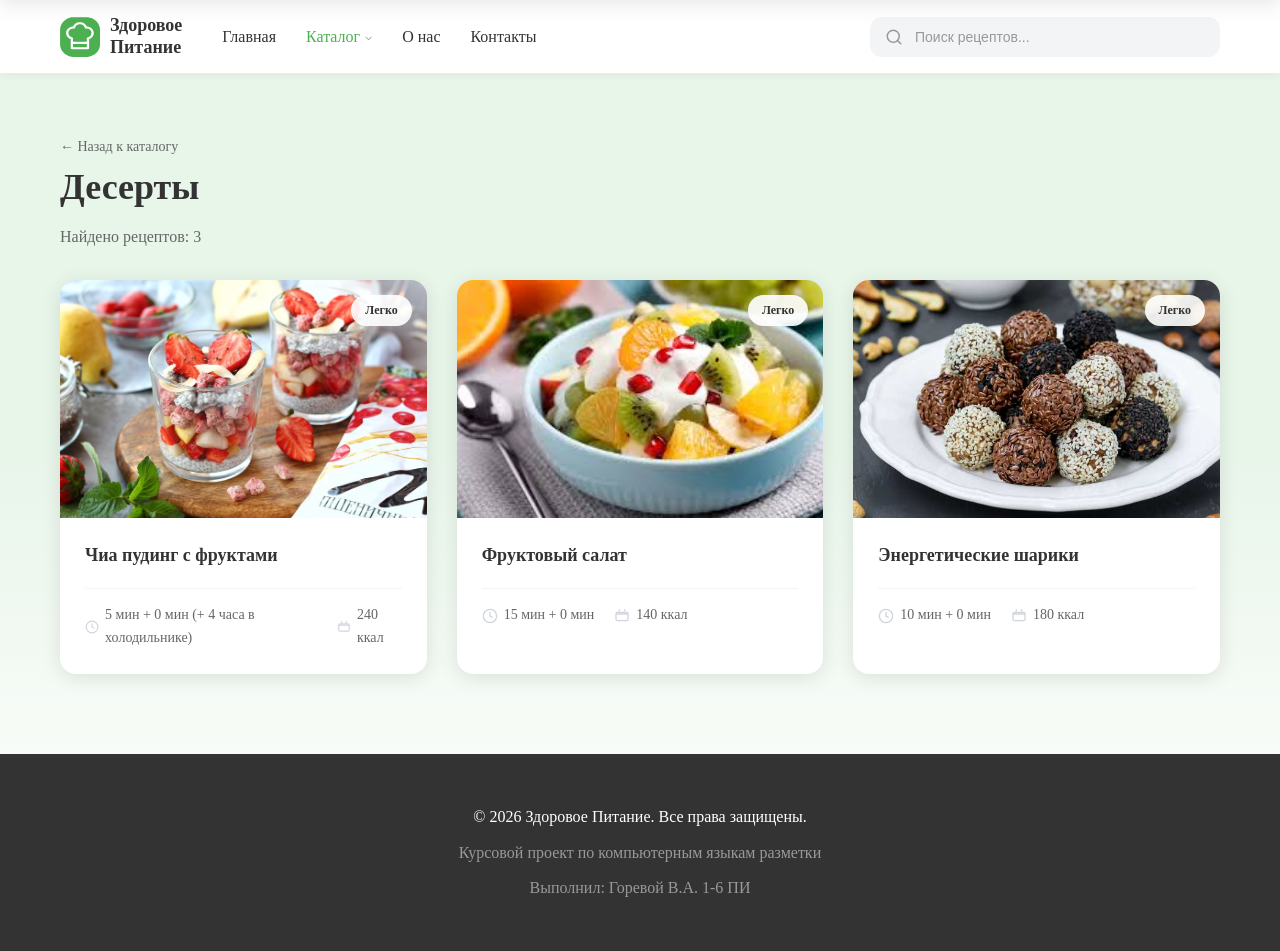
<file: deserts.html>
<!DOCTYPE html>
<html lang="ru">
<head>
    <meta charset="UTF-8">
    <meta name="viewport" content="width=device-width, initial-scale=1.0">
    <title>Здоровое Питание - Каталог</title>
    <link rel="stylesheet" href="css/eat.css">
    <link rel="stylesheet" href="css/basic.css">
    
</head>
<body data-category="Десерты">
    <!-- Шапка сайта (header) -->
     <header class="header">
    <div class="container header__container">
        <div class="header__logo">
            <a href="index.html" class="logo">
                <img class="" src="data/logo.svg" alt="">
                <span class="logo__text">Здоровое <br> Питание</span>
            </a>
        </div>

        <nav class="header__nav">
            <ul class="nav-list">
                <li class="nav-list__item"><a href="index.html" class="nav-list__link">Главная</a></li>
                <li class="nav-list__item dropdown">
                    <a href="catalog.html" class="nav-list__link dropdown__toggle nav-list__link--active">Каталог <span class="dropdown__arrow">⌵</span></a>
                    <ul class="dropdown__menu">
                        <li><a href="breakfasts.html" class="dropdown__link">Завтраки</a></li>
                        <li><a href="lunchs.html" class="dropdown__link">Обеды</a></li>
                        <li><a href="dinner.html" class="dropdown__link">Ужины</a></li>
                        <li><a href="deserts.html" class="dropdown__link">Десерты</a></li>
                        <li><a href="drinks.html" class="dropdown__link">Напитки</a></li>
                    </ul>
                </li>
                <li class="nav-list__item"><a href="about.html" class="nav-list__link">О нас</a></li>
                <li class="nav-list__item"><a href="contacts.html" class="nav-list__link">Контакты</a></li>
            </ul>
        </nav>

        <div class="mobile-menu" id="mobileMenu">
            <nav class="mobile-nav">
                <ul class="mobile-nav-list">
                    <li class="mobile-nav-list__item">
                        <a href="index.html" class="mobile-nav-list__link">Главная</a>
                    </li>
                    
                    <li class="mobile-nav-list__item mobile-dropdown">
                        <a href="#" class="mobile-nav-list__link mobile-dropdown__toggle">
                            Каталог <span class="dropdown__arrow">⌵</span>
                        </a>
                        <ul class="mobile-dropdown__menu">
                            <li><a href="breakfasts.html" class="mobile-dropdown__link">Завтраки</a></li>
                            <li><a href="lunchs.html" class="mobile-dropdown__link">Обеды</a></li>
                            <li><a href="dinner.html" class="mobile-dropdown__link">Ужины</a></li>
                            <li><a href="deserts.html" class="mobile-dropdown__link">Десерты</a></li>
                            <li><a href="drinks.html" class="mobile-dropdown__link">Напитки</a></li>
                        </ul>
                    </li>
                    
                    <li class="mobile-nav-list__item">
                        <a href="about.html" class="mobile-nav-list__link">О нас</a>
                    </li>
                    <li class="mobile-nav-list__item">
                        <a href="contacts.html" class="mobile-nav-list__link">Контакты</a>
                    </li>
                </ul>
            </nav>
        </div>

        <div class="header__search">
            <div class="search-bar">
                <svg class="search-bar__icon" width="18" height="18" viewBox="0 0 24 24" fill="none" stroke="#999" stroke-width="2" stroke-linecap="round" stroke-linejoin="round">
                    <circle cx="11" cy="11" r="8"></circle>
                    <line x1="21" y1="21" x2="16.65" y2="16.65"></line>
                </svg>
                <input type="text" maxlength="50" class="search-bar__input" placeholder="Поиск рецептов...">
            </div>
        </div>

          <div class="header__mobile-controls">

    <button class="header__search-toggle" id="searchToggle">
        <svg width="20" height="20" viewBox="0 0 24 24" fill="none" stroke="currentColor" stroke-width="2">
            <circle cx="11" cy="11" r="8"></circle>
            <line x1="21" y1="21" x2="16.65" y2="16.65"></line>
        </svg>
    </button>
   
    <button class="header__burger" id="burgerBtn">
        <span></span><span></span><span></span>
    </button>
</div>


<div class="mobile-search" id="mobileSearch">
    <div class="container">
        <div class="mobile-search__content">
            <input type="text" maxlength="50" class="search-bar__input" placeholder="Поиск рецептов...">
            <button class="mobile-search__close" id="searchClose">✕</button>
        </div>
    </div>
</div>
    </div>
</header>

     <main  class="catalog-page">
        <div class="container">

            <nav class="breadc  rumbs">
                <a href="catalog.html" class="breadcrumbs__link">
                    ← Назад к каталогу
                </a>
            </nav>

            <header class="catalog-header">
                <h1 class="catalog-title">Десерты</h1>
                <p id="recipeCount" class="catalog-count">Загрузка рецептов...</p>
            </header>

            <div id="recipesGrid" class="recipes-grid"></div>
        </div>
    </main>



 <!-- Подвал -->
    <footer class="footer">
        <div class="container">
            <div class="footer__content">
                <div class="footer__info">
                    <p>© 2026 Здоровое Питание. Все права защищены.</p>
                    <p>Курсовой проект по компьютерным языкам разметки</p>
                    <p>Выполнил: Горевой В.А. 1-6 ПИ</p>
                </div>
            </div>
        </div>
    </footer>

    <script src="js/burgers.js"></script>
    <script src="js/catalog.js"></script>


</body>


</html>
</file>
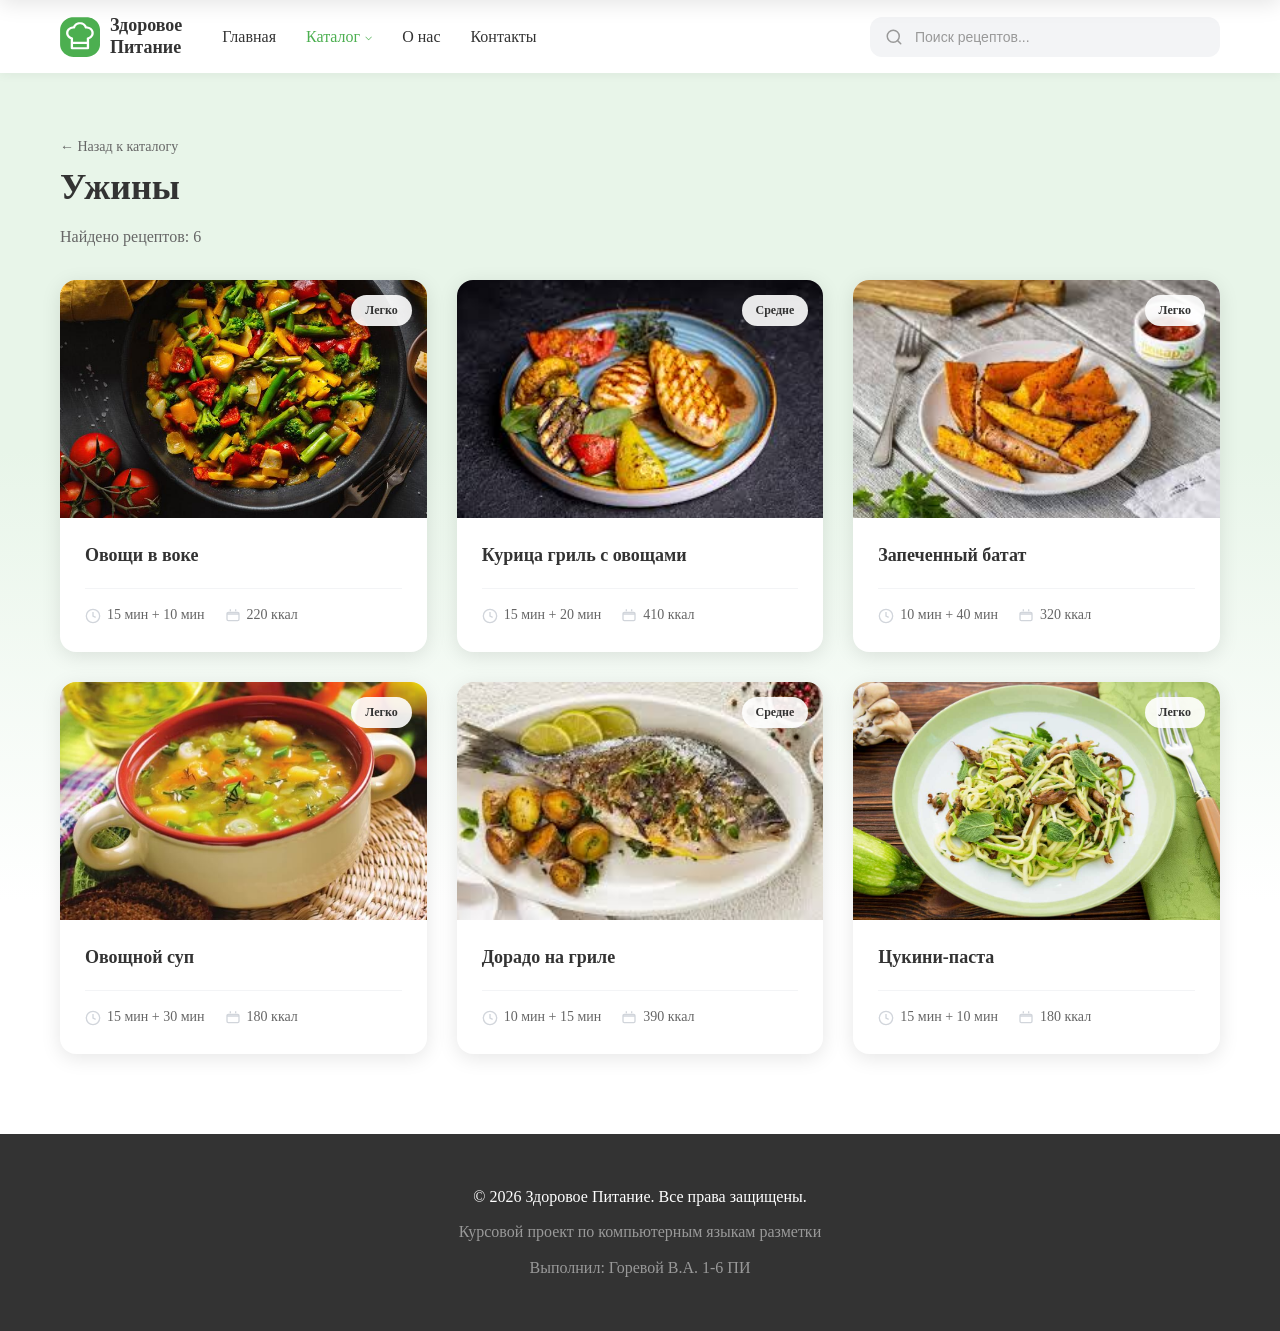
<file: dinner.html>
<!DOCTYPE html>
<html lang="ru">
<head>
    <meta charset="UTF-8">
    <meta name="viewport" content="width=device-width, initial-scale=1.0">
    <title>Здоровое Питание - Каталог</title>
    <link rel="stylesheet" href="css/eat.css">
    <link rel="stylesheet" href="css/basic.css">
    
</head>
<body data-category="Ужины">
    <!-- Шапка сайта (header) -->
    <header class="header">
    <div class="container header__container">
        <div class="header__logo">
            <a href="index.html" class="logo">
                <img class="" src="data/logo.svg" alt="">
                <span class="logo__text">Здоровое <br> Питание</span>
            </a>
        </div>

        <nav class="header__nav">
            <ul class="nav-list">
                <li class="nav-list__item"><a href="index.html" class="nav-list__link">Главная</a></li>
                <li class="nav-list__item dropdown">
                    <a href="catalog.html" class="nav-list__link dropdown__toggle nav-list__link--active">Каталог <span class="dropdown__arrow">⌵</span></a>
                    <ul class="dropdown__menu">
                        <li><a href="breakfasts.html" class="dropdown__link">Завтраки</a></li>
                        <li><a href="lunchs.html" class="dropdown__link">Обеды</a></li>
                        <li><a href="dinner.html" class="dropdown__link">Ужины</a></li>
                        <li><a href="deserts.html" class="dropdown__link">Десерты</a></li>
                        <li><a href="drinks.html" class="dropdown__link">Напитки</a></li>
                    </ul>
                </li>
                <li class="nav-list__item"><a href="about.html" class="nav-list__link">О нас</a></li>
                <li class="nav-list__item"><a href="contacts.html" class="nav-list__link">Контакты</a></li>
            </ul>
        </nav>

        <div class="mobile-menu" id="mobileMenu">
            <nav class="mobile-nav">
                <ul class="mobile-nav-list">
                    <li class="mobile-nav-list__item">
                        <a href="index.html" class="mobile-nav-list__link">Главная</a>
                    </li>
                    
                    <li class="mobile-nav-list__item mobile-dropdown">
                        <a href="#" class="mobile-nav-list__link mobile-dropdown__toggle">
                            Каталог <span class="dropdown__arrow">⌵</span>
                        </a>
                        <ul class="mobile-dropdown__menu">
                            <li><a href="breakfasts.html" class="mobile-dropdown__link">Завтраки</a></li>
                            <li><a href="lunchs.html" class="mobile-dropdown__link">Обеды</a></li>
                            <li><a href="dinner.html" class="mobile-dropdown__link">Ужины</a></li>
                            <li><a href="deserts.html" class="mobile-dropdown__link">Десерты</a></li>
                            <li><a href="drinks.html" class="mobile-dropdown__link">Напитки</a></li>
                        </ul>
                    </li>
                    
                    <li class="mobile-nav-list__item">
                        <a href="about.html" class="mobile-nav-list__link">О нас</a>
                    </li>
                    <li class="mobile-nav-list__item">
                        <a href="contacts.html" class="mobile-nav-list__link">Контакты</a>
                    </li>
                </ul>
            </nav>
        </div>

        <div class="header__search">
            <div class="search-bar">
                <svg class="search-bar__icon" width="18" height="18" viewBox="0 0 24 24" fill="none" stroke="#999" stroke-width="2" stroke-linecap="round" stroke-linejoin="round">
                    <circle cx="11" cy="11" r="8"></circle>
                    <line x1="21" y1="21" x2="16.65" y2="16.65"></line>
                </svg>
                <input type="text" maxlength="50" class="search-bar__input" placeholder="Поиск рецептов...">
            </div>
        </div>

          <div class="header__mobile-controls">

    <button class="header__search-toggle" id="searchToggle">
        <svg width="20" height="20" viewBox="0 0 24 24" fill="none" stroke="currentColor" stroke-width="2">
            <circle cx="11" cy="11" r="8"></circle>
            <line x1="21" y1="21" x2="16.65" y2="16.65"></line>
        </svg>
    </button>
    

    <button class="header__burger" id="burgerBtn">
        <span></span><span></span><span></span>
    </button>
</div>

<!-- Вставляем саму панель поиска СРАЗУ после header__container, но внутри header -->
<div class="mobile-search" id="mobileSearch">
    <div class="container">
        <div class="mobile-search__content">
            <input type="text" maxlength="50" class="search-bar__input" placeholder="Поиск рецептов...">
            <button class="mobile-search__close" id="searchClose">✕</button>
        </div>
    </div>
</div>
    </div>
</header>

     <main  class="catalog-page">
        <div class="container">

            <nav class="breadc  rumbs">
                <a href="catalog.html" class="breadcrumbs__link">
                    ← Назад к каталогу
                </a>
            </nav>

            <header class="catalog-header">
                <h1 class="catalog-title">Ужины</h1>
                <p id="recipeCount" class="catalog-count">Загрузка рецептов...</p>
            </header>

            <div id="recipesGrid" class="recipes-grid"></div>
        </div>
    </main>



 <!-- Подвал -->
    <footer class="footer">
        <div class="container">
            <div class="footer__content">
                <div class="footer__info">
                    <p>© 2026 Здоровое Питание. Все права защищены.</p>
                    <p>Курсовой проект по компьютерным языкам разметки</p>
                    <p>Выполнил: Горевой В.А. 1-6 ПИ</p>
                </div>
            </div>
        </div>
    </footer>

    <script src="js/burgers.js"></script>
    <script src="js/catalog.js"></script>

</body>

</html>
</file>
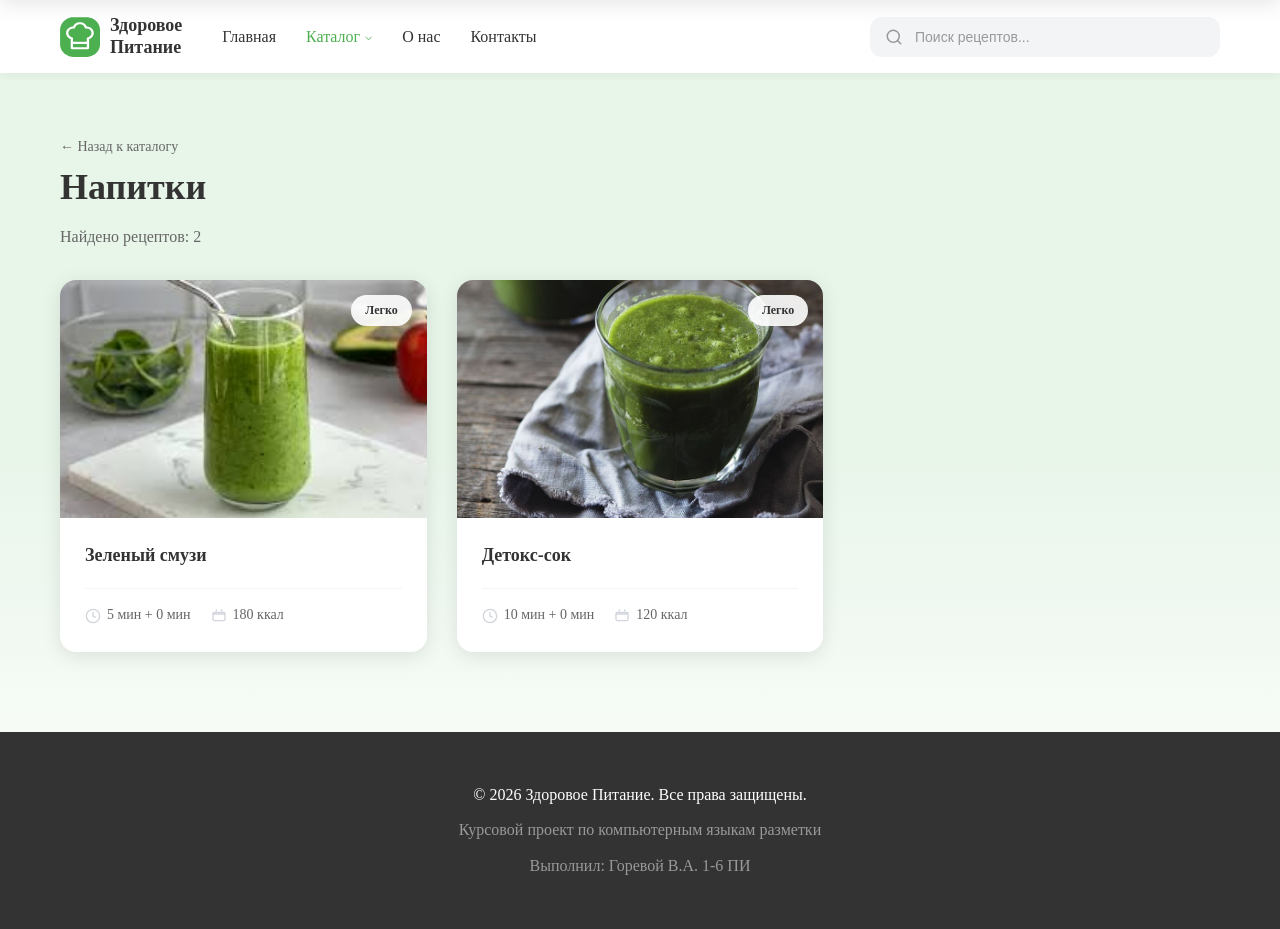
<file: drinks.html>
<!DOCTYPE html>
<html lang="ru">
<head>
    <meta charset="UTF-8">
    <meta name="viewport" content="width=device-width, initial-scale=1.0">
    <title>Здоровое Питание - Каталог</title>
    <link rel="stylesheet" href="css/eat.css">
    <link rel="stylesheet" href="css/basic.css">
    
</head>
<body data-category="Напитки">
    <!-- Шапка сайта (header) -->
    <header class="header">
    <div class="container header__container">
        <div class="header__logo">
            <a href="index.html" class="logo">
                <img class="" src="data/logo.svg" alt="">
                <span class="logo__text">Здоровое <br> Питание</span>
            </a>
        </div>

        <nav class="header__nav">
            <ul class="nav-list">
                <li class="nav-list__item"><a href="index.html" class="nav-list__link">Главная</a></li>
                <li class="nav-list__item dropdown">
                    <a href="catalog.html" class="nav-list__link dropdown__toggle nav-list__link--active">Каталог <span class="dropdown__arrow">⌵</span></a>
                    <ul class="dropdown__menu">
                        <li><a href="breakfasts.html" class="dropdown__link">Завтраки</a></li>
                        <li><a href="lunchs.html" class="dropdown__link">Обеды</a></li>
                        <li><a href="dinner.html" class="dropdown__link">Ужины</a></li>
                        <li><a href="deserts.html" class="dropdown__link">Десерты</a></li>
                        <li><a href="drinks.html" class="dropdown__link">Напитки</a></li>
                    </ul>
                </li>
                <li class="nav-list__item"><a href="about.html" class="nav-list__link">О нас</a></li>
                <li class="nav-list__item"><a href="contacts.html" class="nav-list__link">Контакты</a></li>
            </ul>
        </nav>

        <div class="mobile-menu" id="mobileMenu">
            <nav class="mobile-nav">
                <ul class="mobile-nav-list">
                    <li class="mobile-nav-list__item">
                        <a href="index.html" class="mobile-nav-list__link">Главная</a>
                    </li>
                    
                    <li class="mobile-nav-list__item mobile-dropdown">
                        <a href="#" class="mobile-nav-list__link mobile-dropdown__toggle">
                            Каталог <span class="dropdown__arrow">⌵</span>
                        </a>
                        <ul class="mobile-dropdown__menu">
                            <li><a href="breakfasts.html" class="mobile-dropdown__link">Завтраки</a></li>
                            <li><a href="lunchs.html" class="mobile-dropdown__link">Обеды</a></li>
                            <li><a href="dinner.html" class="mobile-dropdown__link">Ужины</a></li>
                            <li><a href="deserts.html" class="mobile-dropdown__link">Десерты</a></li>
                            <li><a href="drinks.html" class="mobile-dropdown__link">Напитки</a></li>
                        </ul>
                    </li>
                    
                    <li class="mobile-nav-list__item">
                        <a href="about.html" class="mobile-nav-list__link">О нас</a>
                    </li>
                    <li class="mobile-nav-list__item">
                        <a href="contacts.html" class="mobile-nav-list__link">Контакты</a>
                    </li>
                </ul>
            </nav>
        </div>

        <div class="header__search">
            <div class="search-bar">
                <svg class="search-bar__icon" width="18" height="18" viewBox="0 0 24 24" fill="none" stroke="#999" stroke-width="2" stroke-linecap="round" stroke-linejoin="round">
                    <circle cx="11" cy="11" r="8"></circle>
                    <line x1="21" y1="21" x2="16.65" y2="16.65"></line>
                </svg>
                <input type="text" maxlength="50" class="search-bar__input" placeholder="Поиск рецептов...">
            </div>
        </div>

          <div class="header__mobile-controls">
   
    <button class="header__search-toggle" id="searchToggle">
        <svg width="20" height="20" viewBox="0 0 24 24" fill="none" stroke="currentColor" stroke-width="2">
            <circle cx="11" cy="11" r="8"></circle>
            <line x1="21" y1="21" x2="16.65" y2="16.65"></line>
        </svg>
    </button>
    
    
    <button class="header__burger" id="burgerBtn">
        <span></span><span></span><span></span>
    </button>
</div>


<div class="mobile-search" id="mobileSearch">
    <div class="container">
        <div class="mobile-search__content">
            <input type="text" maxlength="50" class="search-bar__input" placeholder="Поиск рецептов...">
            <button class="mobile-search__close" id="searchClose">✕</button>
        </div>
    </div>
</div>
    </div>
</header>

     <main  class="catalog-page">
        <div class="container">

            <nav class="breadc  rumbs">
                <a href="catalog.html" class="breadcrumbs__link">
                    ← Назад к каталогу
                </a>
            </nav>

            <header class="catalog-header">
                <h1 class="catalog-title">Напитки</h1>
                <p id="recipeCount" class="catalog-count">Загрузка рецептов...</p>
            </header>

            <div id="recipesGrid" class="recipes-grid"></div>
        </div>
    </main>



 <!-- Подвал -->
    <footer class="footer">
        <div class="container">
            <div class="footer__content">
                <div class="footer__info">
                    <p>© 2026 Здоровое Питание. Все права защищены.</p>
                    <p>Курсовой проект по компьютерным языкам разметки</p>
                    <p>Выполнил: Горевой В.А. 1-6 ПИ</p>
                </div>
            </div>
        </div>
    </footer>

    <script src="js/burgers.js"></script>
    <script src="js/catalog.js"></script>


</body>


</html>
</file>
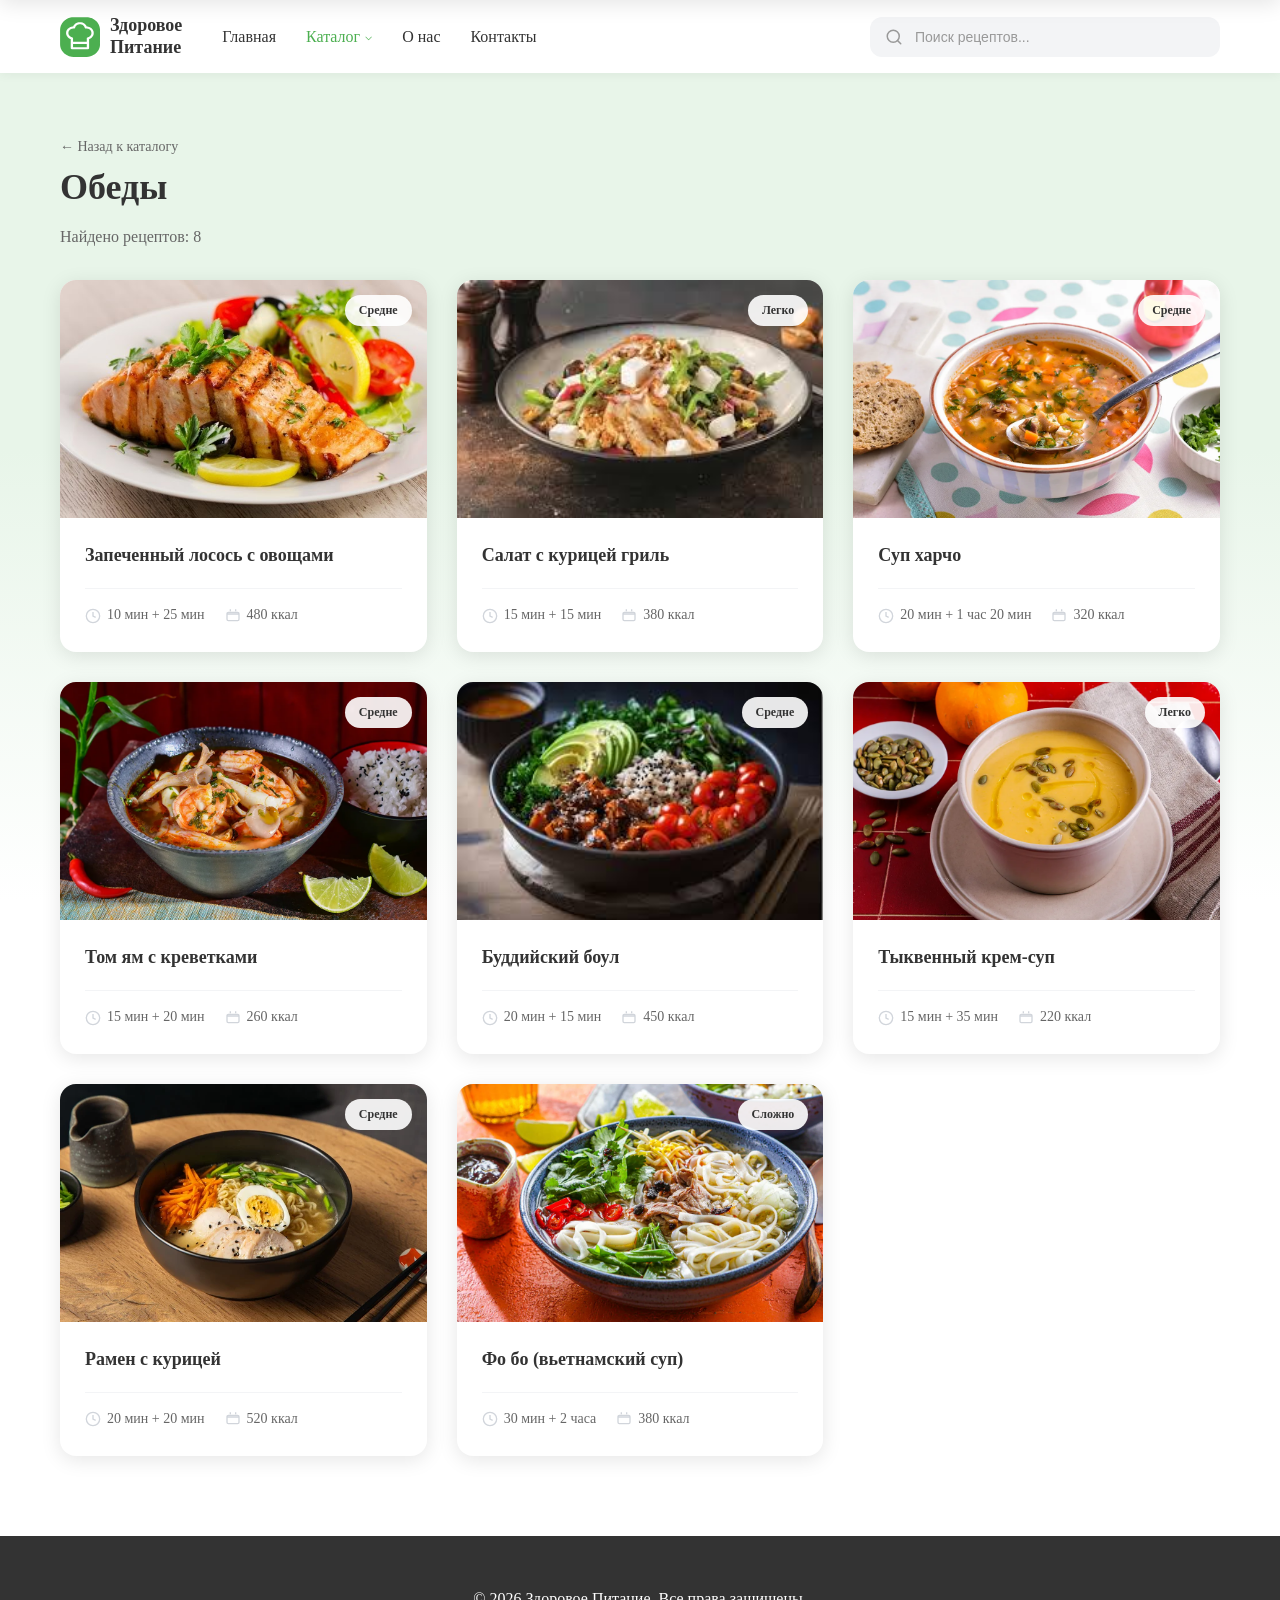
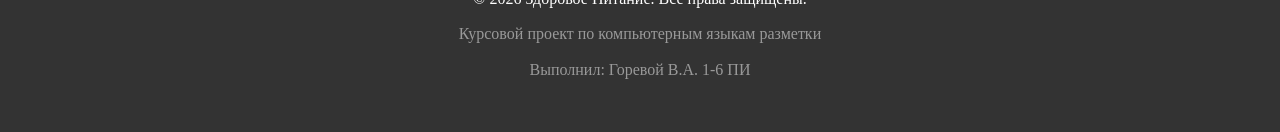
<file: lunchs.html>
<!DOCTYPE html>
<html lang="ru">
<head>
    <meta charset="UTF-8">
    <meta name="viewport" content="width=device-width, initial-scale=1.0">
    <title>Здоровое Питание - Каталог</title>
    <link rel="stylesheet" href="css/eat.css">
    <link rel="stylesheet" href="css/basic.css">
    
</head>
<body data-category="Обеды">
    <!-- Шапка сайта (header) -->
     <header class="header">
    <div class="container header__container">
        <div class="header__logo">
            <a href="index.html" class="logo">
                <img class="" src="data/logo.svg" alt="">
                <span class="logo__text">Здоровое <br> Питание</span>
            </a>
        </div>

        <nav class="header__nav">
            <ul class="nav-list">
                <li class="nav-list__item"><a href="index.html" class="nav-list__link">Главная</a></li>
                <li class="nav-list__item dropdown">
                    <a href="catalog.html" class="nav-list__link dropdown__toggle nav-list__link--active">Каталог <span class="dropdown__arrow">⌵</span></a>
                    <ul class="dropdown__menu">
                        <li><a href="breakfasts.html" class="dropdown__link">Завтраки</a></li>
                        <li><a href="lunchs.html" class="dropdown__link">Обеды</a></li>
                        <li><a href="dinner.html" class="dropdown__link">Ужины</a></li>
                        <li><a href="deserts.html" class="dropdown__link">Десерты</a></li>
                        <li><a href="drinks.html" class="dropdown__link">Напитки</a></li>
                    </ul>
                </li>
                <li class="nav-list__item"><a href="about.html" class="nav-list__link">О нас</a></li>
               <li class="nav-list__item"><a href="contacts.html" class="nav-list__link">Контакты</a></li>
            </ul>
        </nav>

        <div class="mobile-menu" id="mobileMenu"> 
            <nav class="mobile-nav">
                <ul class="mobile-nav-list">
                    <li class="mobile-nav-list__item">
                        <a href="index.html" class="mobile-nav-list__link">Главная</a>
                    </li>
                    
                    <li class="mobile-nav-list__item mobile-dropdown">
                        <a href="#" class="mobile-nav-list__link mobile-dropdown__toggle">
                            Каталог <span class="dropdown__arrow">⌵</span>
                        </a>
                        <ul class="mobile-dropdown__menu">
                            <li><a href="breakfasts.html" class="mobile-dropdown__link">Завтраки</a></li>
                            <li><a href="lunchs.html" class="mobile-dropdown__link">Обеды</a></li>
                            <li><a href="dinner.html" class="mobile-dropdown__link">Ужины</a></li>
                            <li><a href="deserts.html" class="mobile-dropdown__link">Десерты</a></li>
                            <li><a href="drinks.html" class="mobile-dropdown__link">Напитки</a></li>
                        </ul>
                    </li>
                    
                    <li class="mobile-nav-list__item">
                        <a href="about.html" class="mobile-nav-list__link">О нас</a>
                    </li>
                    <li class="mobile-nav-list__item">
                        <a href="contacts.html" class="mobile-nav-list__link">Контакты</a>
                    </li>
                </ul>
            </nav>
        </div>

        <div class="header__search">
            <div class="search-bar">
                <svg class="search-bar__icon" width="18" height="18" viewBox="0 0 24 24" fill="none" stroke="#999" stroke-width="2" stroke-linecap="round" stroke-linejoin="round">
                    <circle cx="11" cy="11" r="8"></circle>
                    <line x1="21" y1="21" x2="16.65" y2="16.65"></line>
                </svg>
                <input type="text" maxlength="50" class="search-bar__input" placeholder="Поиск рецептов...">
            </div>
        </div>

          <div class="header__mobile-controls">
  
    <button class="header__search-toggle" id="searchToggle">
        <svg width="20" height="20" viewBox="0 0 24 24" fill="none" stroke="currentColor" stroke-width="2">
            <circle cx="11" cy="11" r="8"></circle>
            <line x1="21" y1="21" x2="16.65" y2="16.65"></line>
        </svg>
    </button>
    
    <button class="header__burger" id="burgerBtn">
        <span></span><span></span><span></span>
    </button>
</div>

<div class="mobile-search" id="mobileSearch">
    <div class="container">
        <div class="mobile-search__content">
            <input type="text" maxlength="50" class="search-bar__input" placeholder="Поиск рецептов...">
            <button class="mobile-search__close" id="searchClose">✕</button>
        </div>
    </div>
</div>
    </div>
</header>

    <main  class="catalog-page">
        <div class="container">

            <nav class="breadc  rumbs">
                <a href="catalog.html" class="breadcrumbs__link">
                    ← Назад к каталогу
                </a>
            </nav>

            <header class="catalog-header">
                <h1 class="catalog-title">Обеды</h1>
                <p id="recipeCount" class="catalog-count">Загрузка рецептов...</p>
            </header>

            <div id="recipesGrid" class="recipes-grid"></div>
        </div>
    </main>



 <!-- Подвал -->
    <footer class="footer">
        <div class="container">
            <div class="footer__content">
                <div class="footer__info">
                    <p>© 2026 Здоровое Питание. Все права защищены.</p>
                    <p>Курсовой проект по компьютерным языкам разметки</p>
                    <p>Выполнил: Горевой В.А. 1-6 ПИ</p>
                </div>
            </div>
        </div>
    </footer>

    <script src="js/burgers.js"></script>
    <script src="js/catalog.js"></script>

</body>



</html>
</file>
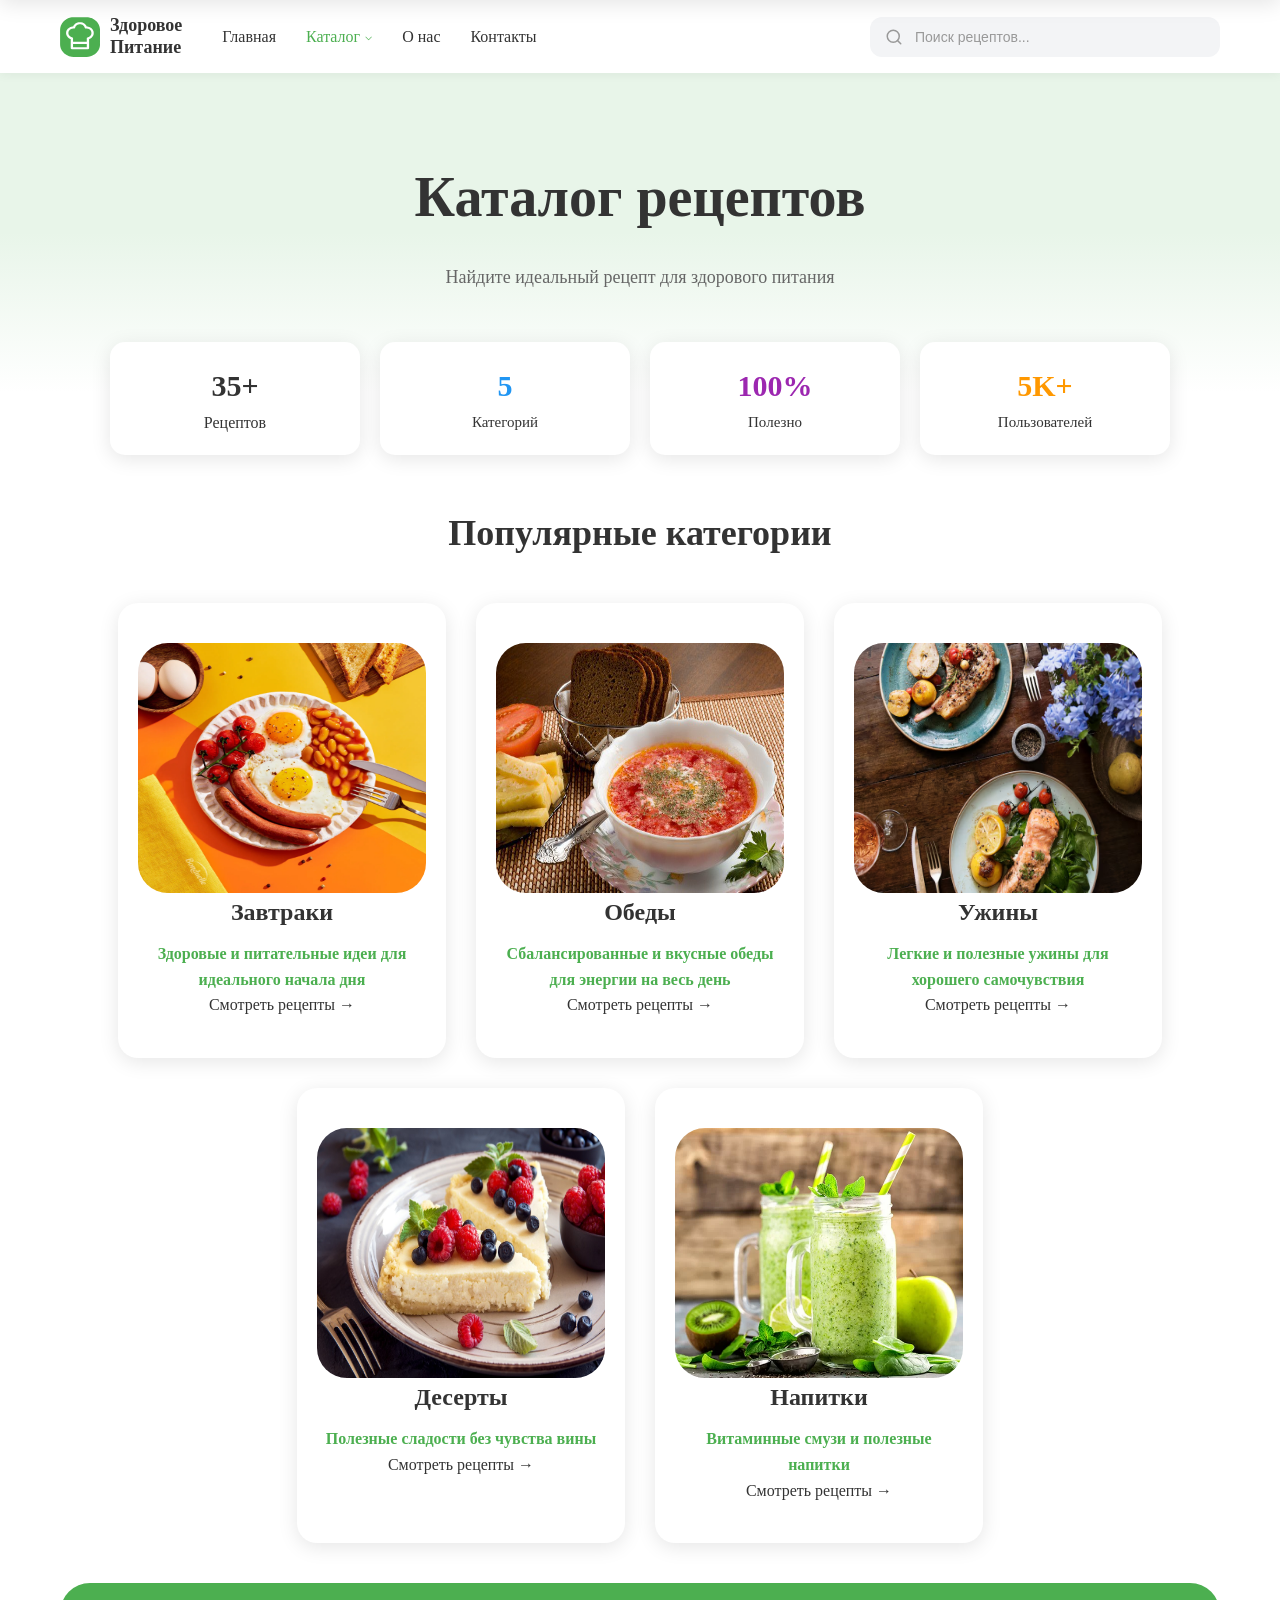
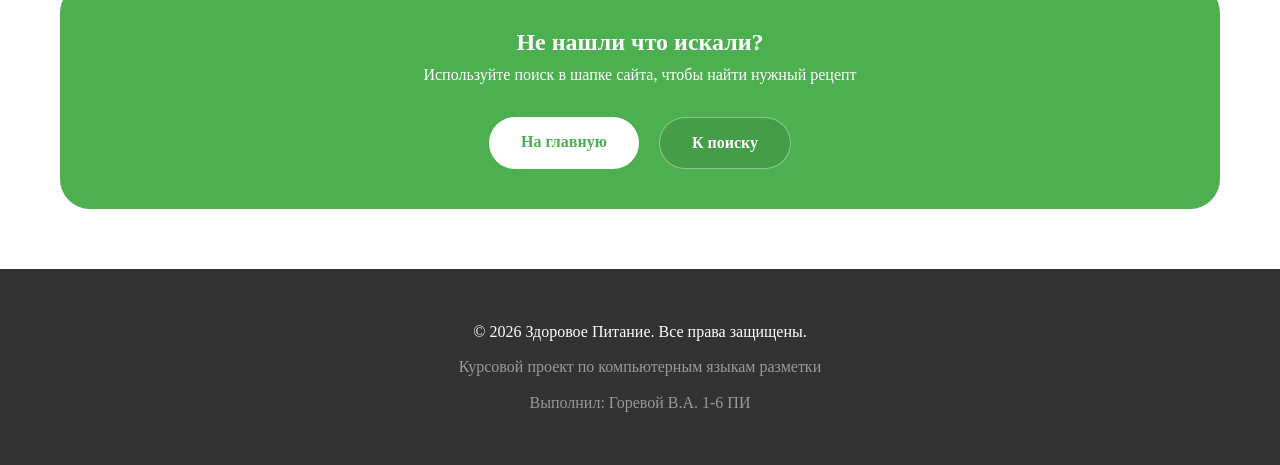
<file: recipe.html>
<!DOCTYPE html>
<html lang="ru">
<head>
    <meta charset="UTF-8">
    <title>Загрузка рецепта... — Здоровое Питание</title>
    <link rel="stylesheet" href="css/recipe.css">
    <link rel="stylesheet" href="css/basic.css">
    <meta name="viewport" content="width=device-width, initial-scale=1.0">
</head>
<body>
   <header class="header">
    <div class="container header__container">
        <div class="header__logo">
            <a href="index.html" class="logo">
                <img class="" src="data/logo.svg" alt="">
                <span class="logo__text">Здоровое <br> Питание</span>
            </a>
        </div>

        <nav class="header__nav">
            <ul class="nav-list">
                <li class="nav-list__item"><a href="index.html" class="nav-list__link">Главная</a></li>
                <li class="nav-list__item dropdown">
                    <a href="catalog.html" class="nav-list__link dropdown__toggle nav-list__link--active">Каталог <span class="dropdown__arrow">⌵</span></a>
                    <ul class="dropdown__menu">
                        <li><a href="breakfasts.html" class="dropdown__link">Завтраки</a></li>
                        <li><a href="lunchs.html" class="dropdown__link">Обеды</a></li>
                        <li><a href="dinner.html" class="dropdown__link">Ужины</a></li>
                        <li><a href="deserts.html" class="dropdown__link">Десерты</a></li>
                        <li><a href="drinks.html" class="dropdown__link">Напитки</a></li>
                    </ul>
                </li>
                <li class="nav-list__item"><a href="about.html" class="nav-list__link">О нас</a></li>
                <li class="nav-list__item"><a href="contacts.html" class="nav-list__link">Контакты</a></li>
            </ul>
        </nav>

        <div class="mobile-menu" id="mobileMenu">
            <nav class="mobile-nav"> 
                <ul class="mobile-nav-list">
                    <li class="mobile-nav-list__item">
                        <a href="index.html" class="mobile-nav-list__link">Главная</a>
                    </li>
                    
                    <li class="mobile-nav-list__item mobile-dropdown">
                        <a href="catalog.html" class="mobile-nav-list__link mobile-dropdown__toggle">
                            Каталог <span class="dropdown__arrow">⌵</span>
                        </a>
                        <ul class="mobile-dropdown__menu">
                            <li><a href="breakfasts.html" class="mobile-dropdown__link">Завтраки</a></li>
                            <li><a href="lunchs.html" class="mobile-dropdown__link">Обеды</a></li>
                            <li><a href="dinner.html" class="mobile-dropdown__link">Ужины</a></li>
                            <li><a href="deserts.html" class="mobile-dropdown__link">Десерты</a></li>
                            <li><a href="drinks.html" class="mobile-dropdown__link">Напитки</a></li>
                        </ul>
                    </li>
                    
                    <li class="mobile-nav-list__item">
                        <a href="about.html" class="mobile-nav-list__link">О нас</a>
                    </li>
                    <li class="mobile-nav-list__item">
                        <a href="contacts.html" class="mobile-nav-list__link">Контакты</a>
                    </li>
                </ul>
            </nav>
        </div>

        <div class="header__search">
            <div class="search-bar">
                <svg class="search-bar__icon" width="18" height="18" viewBox="0 0 24 24" fill="none" stroke="#999" stroke-width="2" stroke-linecap="round" stroke-linejoin="round">
                    <circle cx="11" cy="11" r="8"></circle>
                    <line x1="21" y1="21" x2="16.65" y2="16.65"></line>
                </svg>
                <input type="text" maxlength="50" class="search-bar__input" placeholder="Поиск рецептов...">
            </div>
        </div>

          <div class="header__mobile-controls">
   
    <button class="header__search-toggle" id="searchToggle">
        <svg width="20" height="20" viewBox="0 0 24 24" fill="none" stroke="currentColor" stroke-width="2">
            <circle cx="11" cy="11" r="8"></circle>
            <line x1="21" y1="21" x2="16.65" y2="16.65"></line>
        </svg>
    </button>
    
    <button class="header__burger" id="burgerBtn">
        <span></span><span></span><span></span>
    </button>
</div>

<div class="mobile-search" id="mobileSearch">
    <div class="container">
        <div class="mobile-search__content">
            <input type="text" maxlength="50" class="search-bar__input" placeholder="Поиск рецептов...">
            <button class="mobile-search__close" id="searchClose">✕</button>
        </div>
    </div>
</div>
    </div>
</header>

    <main class="recipe-detail">
        <div class="container">
            <nav class="breadcrumbs">
                <a href="catalog.html" class="breadcrumbs__link">← к каталогу</a>
            </nav>

            <section class="recipe-hero" id="recipeHero">
                <div class="recipe-hero__image-container">
                    <img src="" alt="" id="mainImage" class="recipe-hero__img">
                    <div class="recipe-hero__overlay">
                        <span class="recipe-category" id="categoryBadge">Завтраки</span>
                        <h1 class="recipe-hero__title" id="recipeTitle">Загрузка...</h1>
                        <p class="recipe-hero__desc" id="recipeDesc"></p>
                    </div>
                </div>
            </section>

            <div class="recipe-stats-bar">
                <div class="stat-item">
                    <span class="stat-item__icon">🕒</span>
                    <div class="stat-item__text">
                        <span class="label">Время приготовления</span>
                        <b id="statTime">-</b>
                    </div>
                </div>
                <div class="stat-item">
                    <span class="stat-item__icon">👥</span>
                    <div class="stat-item__text">
                        <span class="label">Порции</span>
                        <b id="statServings">-</b>
                    </div>
                </div>
                <div class="stat-item">
                    <span class="stat-item__icon">🔥</span>
                    <div class="stat-item__text">
                        <span class="label">Калории</span>
                        <b id="statCalories">-</b>
                    </div>
                </div>
                <div class="stat-item">
                    <span class="stat-item__icon">🍳</span>
                    <div class="stat-item__text">
                        <span class="label">Сложность</span>
                        <b id="statDifficulty">-</b>
                    </div>
                </div>
            </div>

            <section class="nutrition-section">
                <h2 class="section-title">Пищевая ценность (на порцию)</h2>
                <div class="nutrition-grid">
                    <div class="nutrition-card nutrition-card--green">
                        <b id="nutrProtein">-</b>
                        <span>Белки</span>
                    </div>
                    <div class="nutrition-card nutrition-card--blue">
                        <b id="nutrCarbs">-</b>
                        <span>Углеводы</span>
                    </div>
                    <div class="nutrition-card nutrition-card--orange">
                        <b id="nutrFat">-</b>
                        <span>Жиры</span>
                    </div>
                    <div class="nutrition-card nutrition-card--purple">
                        <b id="nutrFiber">-</b>
                        <span>Клетчатка</span>
                    </div>
                </div>
            </section>

           <div class="recipe-grid-main">
                <aside class="ingredients-block">
                    <h2 class="section-title">Ингредиенты</h2>
                    <ul class="ingredients-list" id="ingredientsList"></ul>
                </aside>

                <article class="instructions-block">
                    <h2 class="section-title">Приготовление</h2>
                    <div class="instructions-list" id="instructionsList"></div>
                </article>
            </div>
        </div>
    </main>

    <footer class="footer">
        <div class="container">
            <div class="footer__content">
                <div class="footer__info">
                    <p>© 2026 Здоровое Питание. Все права защищены.</p>
                    <p>Курсовой проект по компьютерным языкам разметки</p>
                    <p>Выполнил: Горевой В.А. 1-6 ПИ</p>
                </div>
            </div>
        </div>
    </footer>
    
<script src="js/burgers.js"></script>
<script src = "js/recipe.js"></script>
<script src = "js/catalog.js"></script>

</body>

</html>
</file>
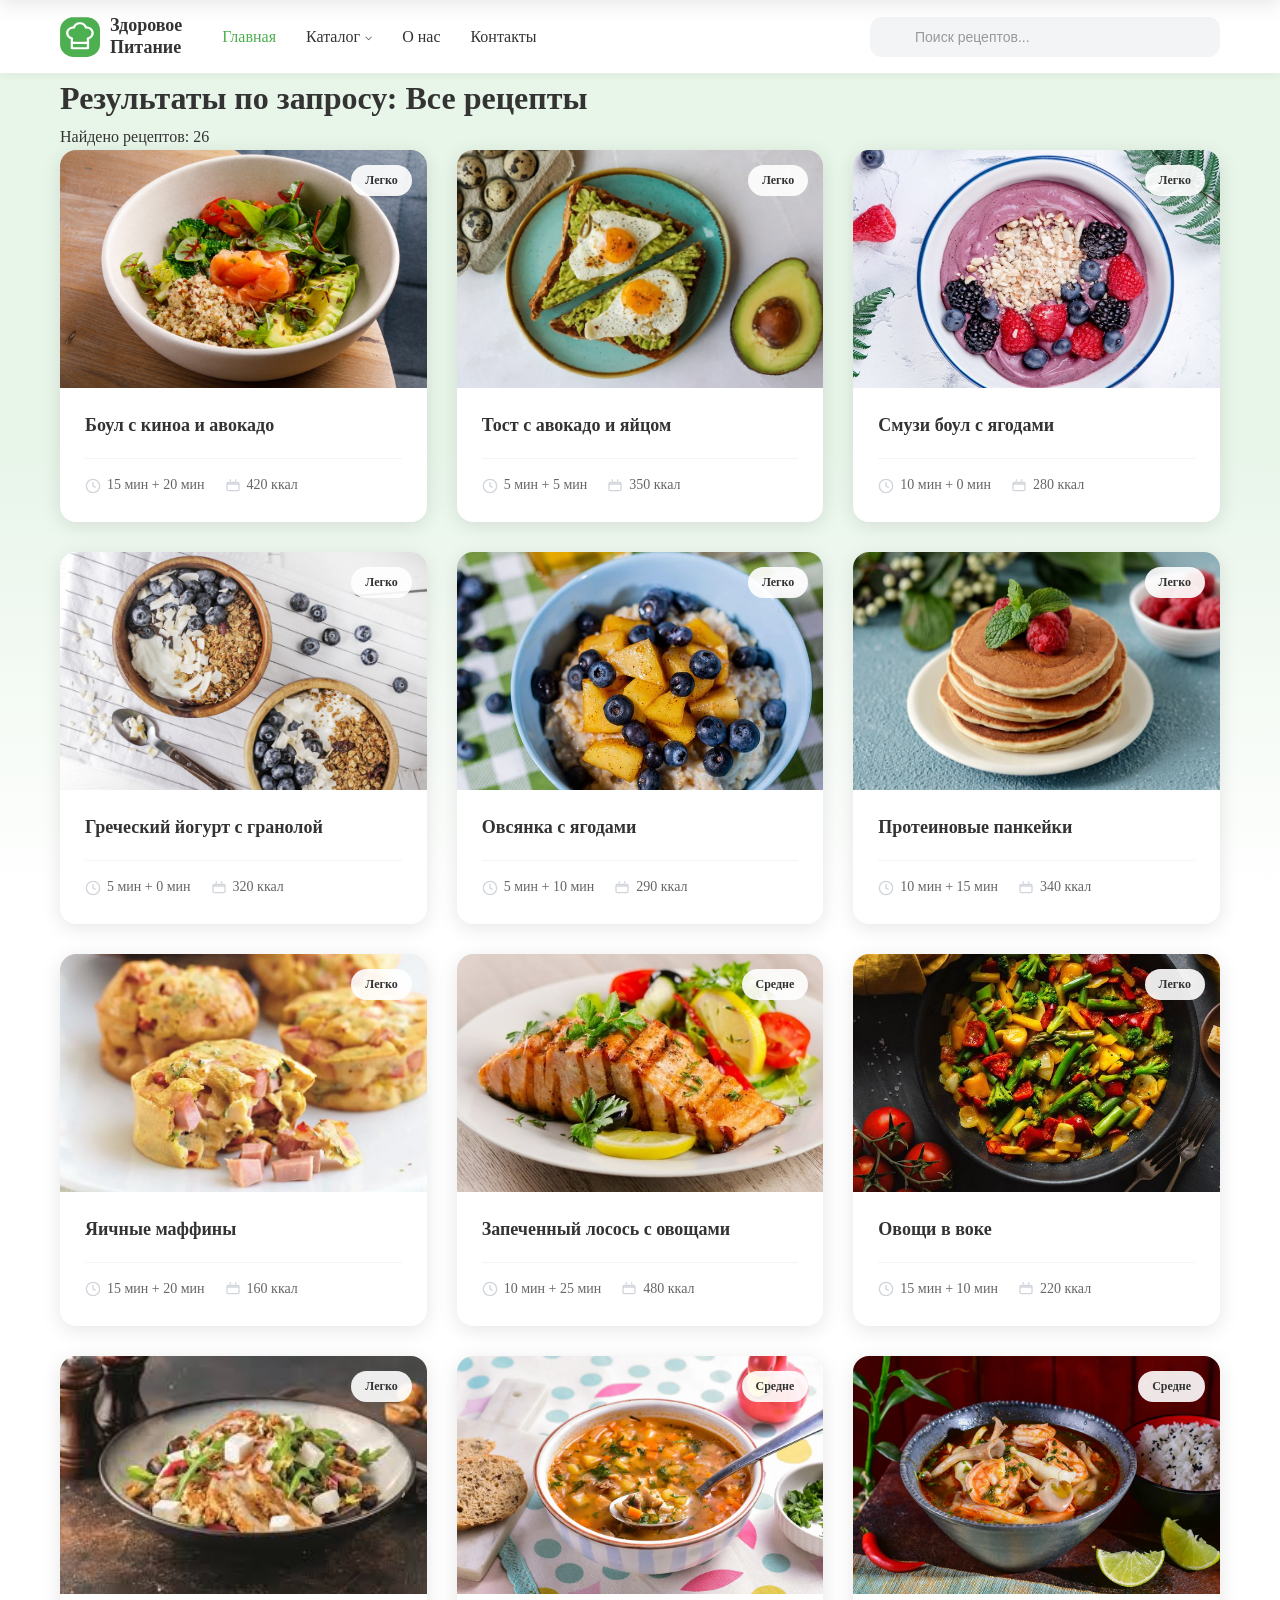
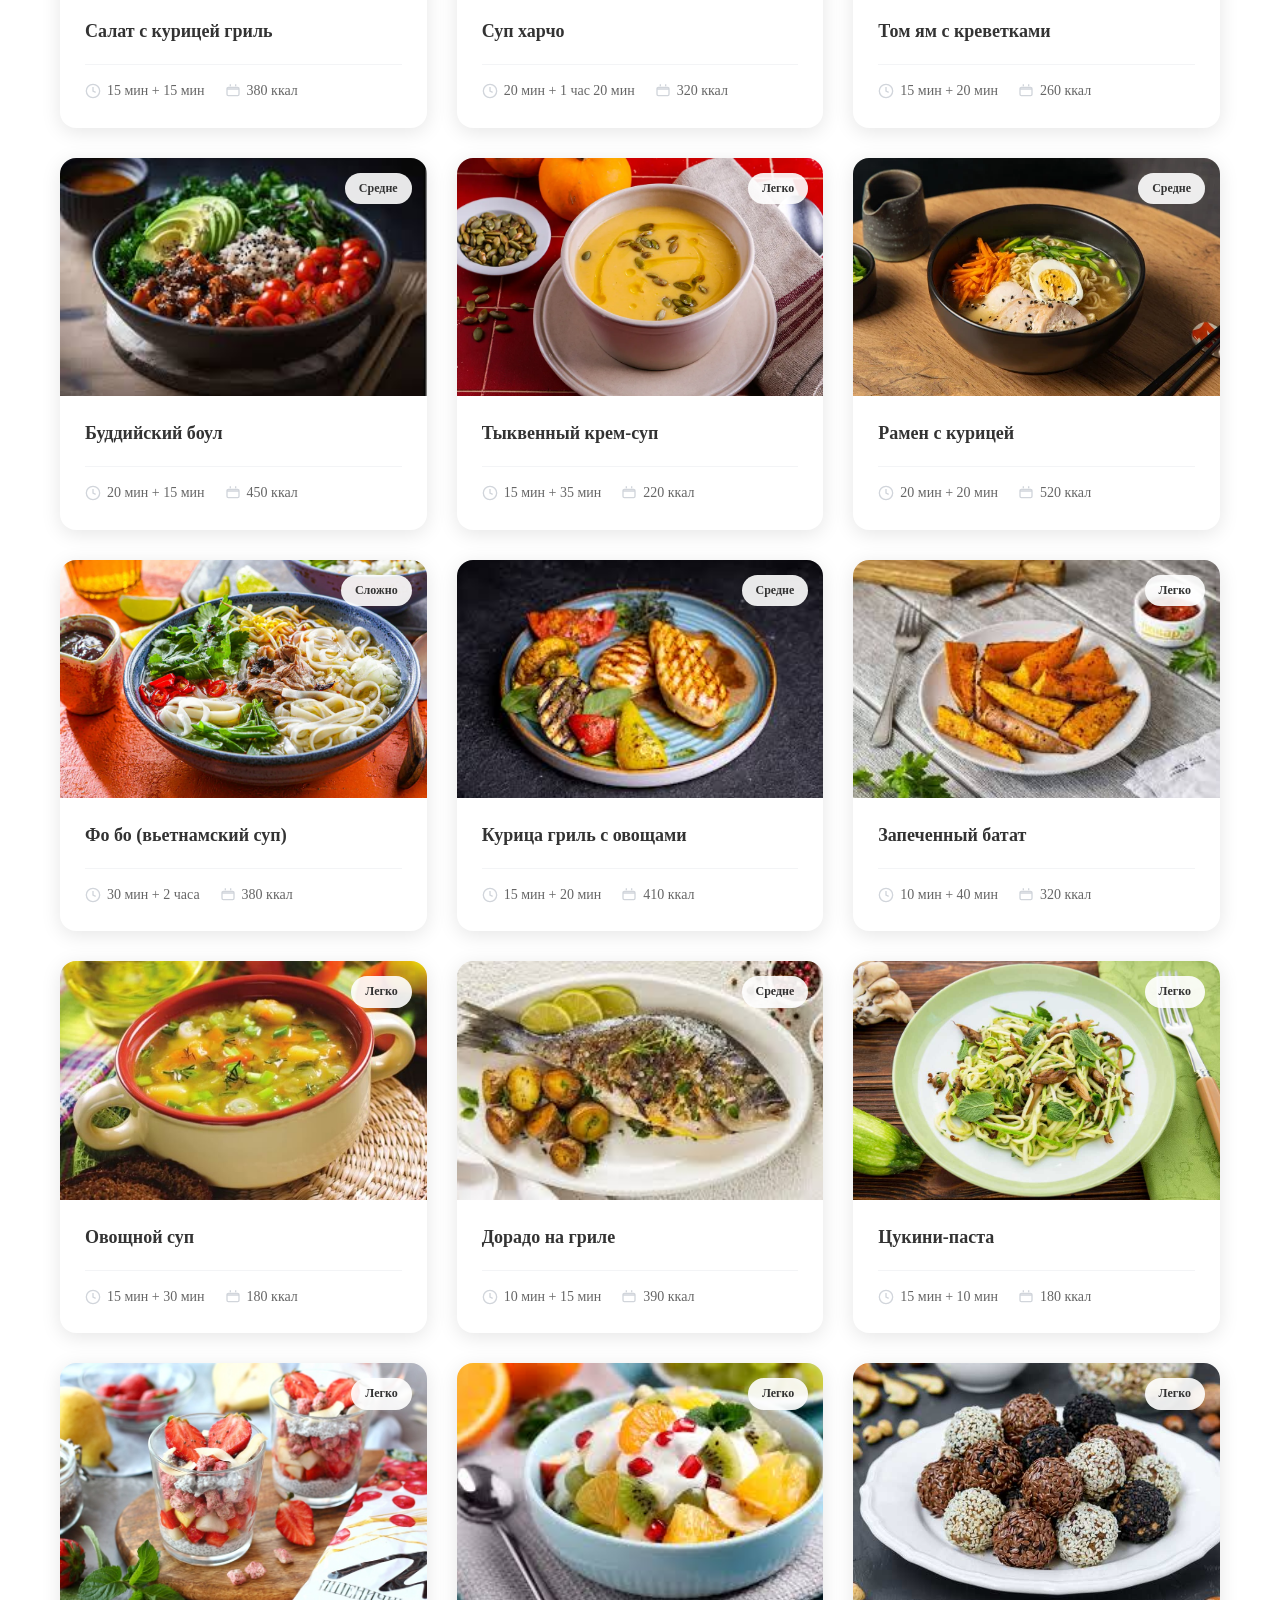
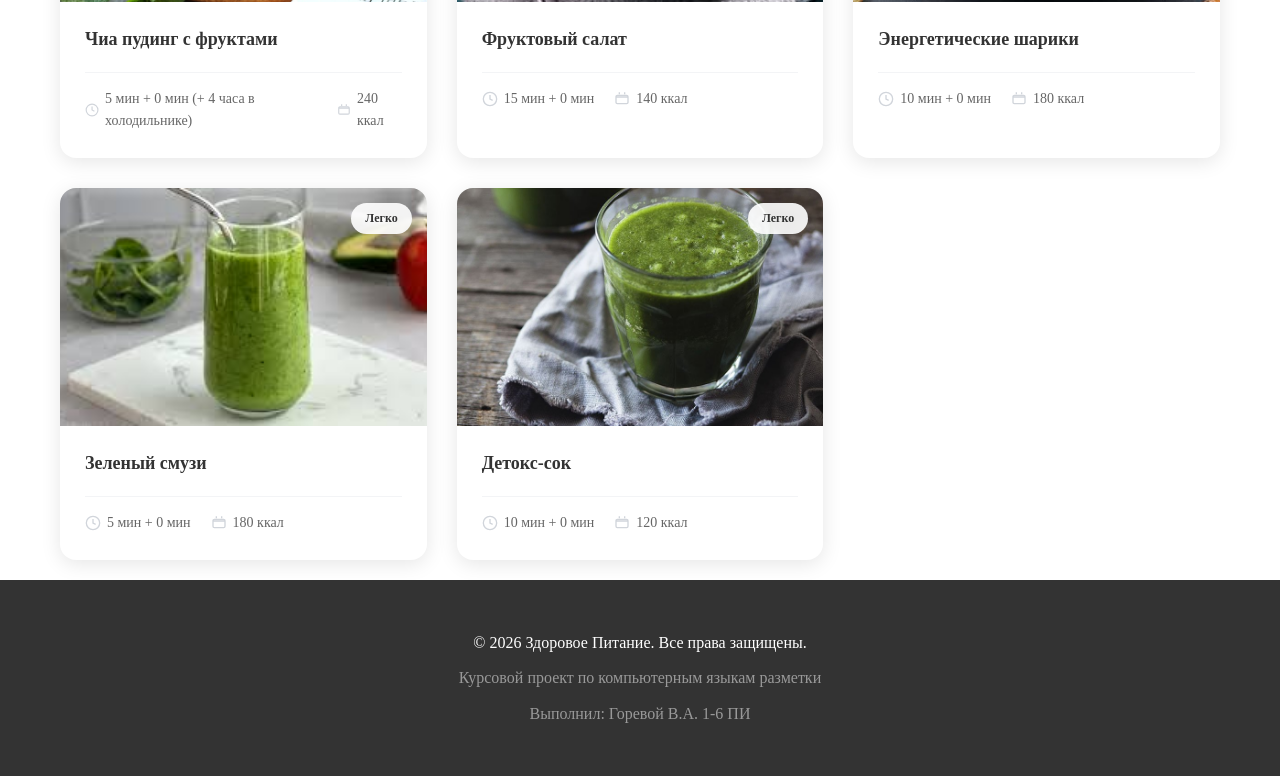
<file: search.html>
<!DOCTYPE html>
<html lang="ru">
<head>
    <meta charset="UTF-8">
    <meta name="viewport" content="width=device-width, initial-scale=1.0">
    <title>Здоровое Питание - Главная</title>
    <link rel="stylesheet" href="css/eat.css">
    <link rel="stylesheet" href="css/basic.css">
    
</head>

<body data-category="search"> 

    <header class="header">
    <div class="container header__container">
        <div class="header__logo">
            <a href="index.html" class="logo">
                <img class="" src="data/logo.svg" alt="">
                <span class="logo__text">Здоровое <br> Питание</span>
            </a>
        </div>

        <nav class="header__nav">
            <ul class="nav-list">
                <li class="nav-list__item"><a href="index.html" class="nav-list__link nav-list__link--active">Главная</a></li>
                <li class="nav-list__item dropdown">
                    <a href="catalog.html" class="nav-list__link dropdown__toggle">Каталог <span class="dropdown__arrow">⌵</span></a>
                    <ul class="dropdown__menu">
                        <li><a href="breakfasts.html" class="dropdown__link">Завтраки</a></li>
                        <li><a href="lunchs.html" class="dropdown__link">Обеды</a></li>
                        <li><a href="dinner.html" class="dropdown__link">Ужины</a></li>
                        <li><a href="deserts.html" class="dropdown__link">Десерты</a></li>
                        <li><a href="drinks.html" class="dropdown__link">Напитки</a></li>
                    </ul>
                </li>
                <li class="nav-list__item"><a href="about.html" class="nav-list__link">О нас</a></li>
                <li class="nav-list__item"><a href="contacts.html" class="nav-list__link">Контакты</a></li>
            </ul>
        </nav>

        <div class="mobile-menu" id="mobileMenu">
            <nav class="mobile-nav">
                <ul class="mobile-nav-list">
                    <li class="mobile-nav-list__item">
                        <a href="index.html" class="mobile-nav-list__link">Главная</a>
                    </li>
                    
                    <li class="mobile-nav-list__item mobile-dropdown">
                        <a href="#" class="mobile-nav-list__link mobile-dropdown__toggle">
                            Каталог <span class="dropdown__arrow">⌵</span>
                        </a>
                        <ul class="mobile-dropdown__menu">
                            <li><a href="breakfasts.html" class="mobile-dropdown__link">Завтраки</a></li>
                            <li><a href="lunchs.html" class="mobile-dropdown__link">Обеды</a></li>
                            <li><a href="dinner.html" class="mobile-dropdown__link">Ужины</a></li>
                            <li><a href="deserts.html" class="mobile-dropdown__link">Десерты</a></li>
                            <li><a href="drinks.html" class="mobile-dropdown__link">Напитки</a></li>
                        </ul>
                    </li>
                    
                    <li class="mobile-nav-list__item">
                        <a href="about.html" class="mobile-nav-list__link">О нас</a>
                    </li>
                    <li class="mobile-nav-list__item">
                        <a href="contacts.html" class="mobile-nav-list__link">Контакты</a>
                    </li>
                </ul>
            </nav>
        </div>

        <div class="header__search">
            <div class="search-bar">
                
                <input type="text" maxlength="50" class="search-bar__input" placeholder="Поиск рецептов...">
            </div>
        </div>

          <div class="header__mobile-controls">
    <button class="header__search-toggle" id="searchToggle">
        <svg width="20" height="20" viewBox="0 0 24 24" fill="none" stroke="currentColor" stroke-width="2">
            <circle cx="11" cy="11" r="8"></circle>
            <line x1="21" y1="21" x2="16.65" y2="16.65"></line>
        </svg>
    </button>
    
    <button class="header__burger" id="burgerBtn">
        <span></span><span></span><span></span>
    </button>
</div>

<div class="mobile-search" id="mobileSearch">
    <div class="container">
        <div class="mobile-search__content">
            <input type="text" maxlength="50" class="search-bar__input" placeholder="Поиск рецептов...">
            <button class="mobile-search__close" id="searchClose">✕</button>
        </div>
    </div>
</div>
    </div>
</header>

    <main class="container catalog-page"> 
        <h1 id="searchTitle">Результаты поиска</h1>
        <p id="recipeCount">Поиск...</p>
        <div id="recipesGrid" class="recipes-grid"></div>
    </main>

  <footer class="footer">
        <div class="container">
            <div class="footer__content">
                <div class="footer__info">
                    <p>© 2026 Здоровое Питание. Все права защищены.</p>
                    <p>Курсовой проект по компьютерным языкам разметки</p>
                    <p>Выполнил: Горевой В.А. 1-6 ПИ</p>
                </div>
            </div>
        </div>
    </footer>

  
    <script src="js/burgers.js"></script>
    <script src="js/catalog.js"></script>

</body>
   

</html>
</file>
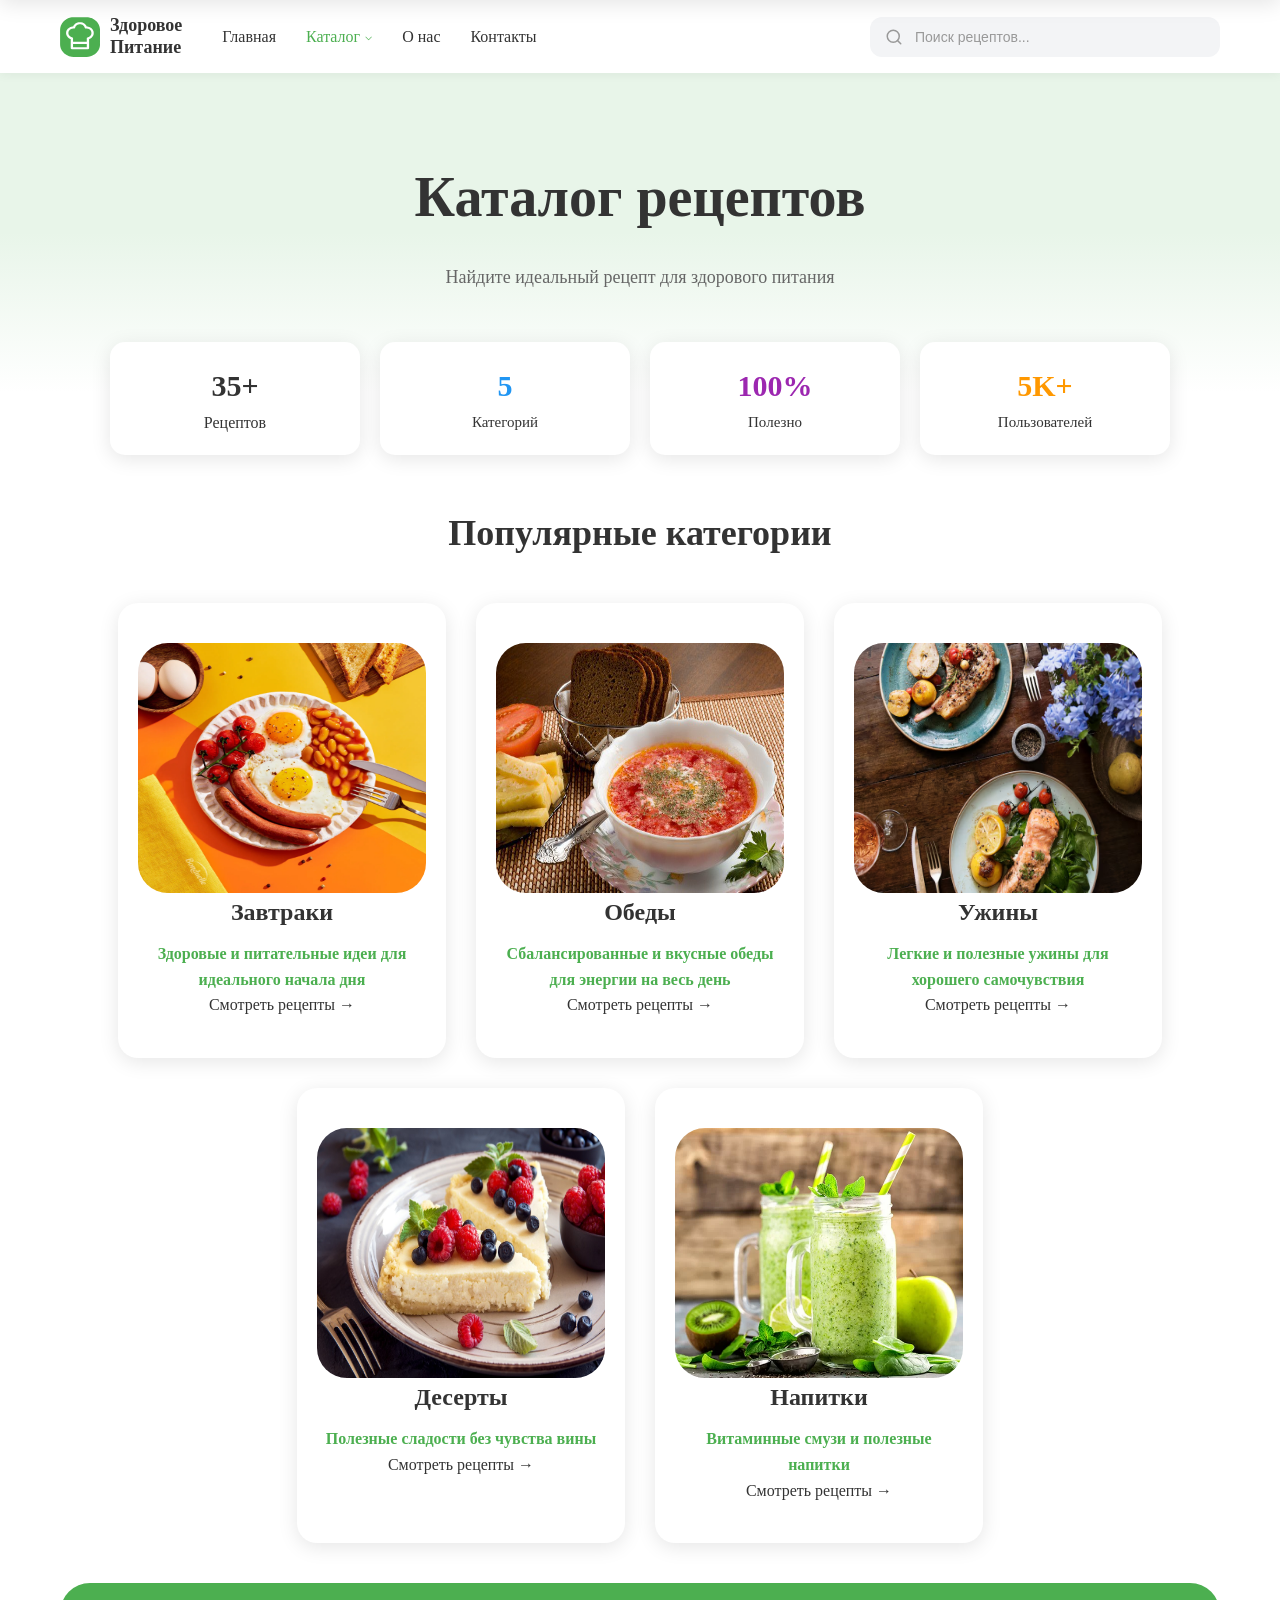
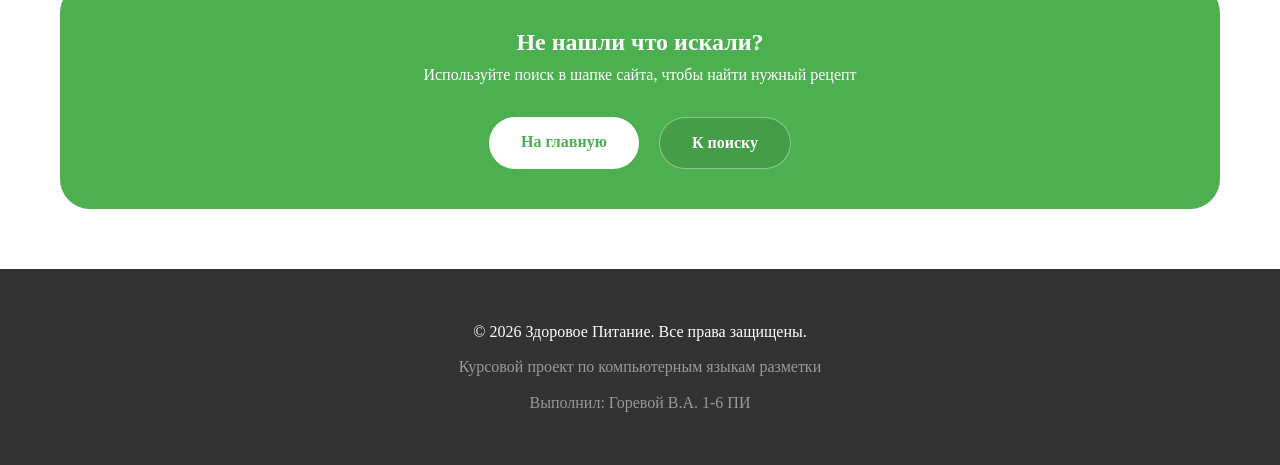
<file: recipe/recipe.html>
<!DOCTYPE html>
<html lang="ru">
<head>
    <meta charset="UTF-8">
    <title>Загрузка рецепта... — Здоровое Питание</title>
    <link rel="stylesheet" href="../css/recipe.css">
    <link rel="stylesheet" href="../css/basic.css">
    <meta name="viewport" content="width=device-width, initial-scale=1.0">
</head>
<body>
   <header class="header">
    <div class="container header__container">
        <div class="header__logo">
            <a href="../index.html" class="logo">
                <img class="" src="../data/logo.svg" alt="">
                <span class="logo__text">Здоровое <br> Питание</span>
            </a>
        </div>

        <nav class="header__nav">
            <ul class="nav-list">
                <li class="nav-list__item"><a href="../index.html" class="nav-list__link">Главная</a></li>
                <li class="nav-list__item dropdown">
                    <a href="../catalog.html" class="nav-list__link dropdown__toggle nav-list__link--active">Каталог <span class="dropdown__arrow">⌵</span></a>
                    <ul class="dropdown__menu">
                        <li><a href="../breakfasts.html" class="dropdown__link">Завтраки</a></li>
                        <li><a href="../lunchs.html" class="dropdown__link">Обеды</a></li>
                        <li><a href="../dinner.html" class="dropdown__link">Ужины</a></li>
                        <li><a href="../deserts.html" class="dropdown__link">Десерты</a></li>
                        <li><a href="../drinks.html" class="dropdown__link">Напитки</a></li>
                    </ul>
                </li>
                <li class="nav-list__item"><a href="../about.html" class="nav-list__link">О нас</a></li>
                <li class="nav-list__item"><a href="../contacts.html" class="nav-list__link">Контакты</a></li>
            </ul>
        </nav>

        <div class="mobile-menu" id="mobileMenu">
            <nav class="mobile-nav">
                <ul class="mobile-nav-list">
                    <li class="mobile-nav-list__item">
                        <a href="index.html" class="mobile-nav-list__link">Главная</a>
                    </li>
                    
                    <li class="mobile-nav-list__item mobile-dropdown">
                        <a href="../catalog.html" class="mobile-nav-list__link mobile-dropdown__toggle">
                            Каталог <span class="dropdown__arrow">⌵</span>
                        </a>
                        <ul class="mobile-dropdown__menu">
                            <li><a href="../breakfasts.html" class="mobile-dropdown__link">Завтраки</a></li>
                            <li><a href="../lunchs.html" class="mobile-dropdown__link">Обеды</a></li>
                            <li><a href="../dinner.html" class="mobile-dropdown__link">Ужины</a></li>
                            <li><a href="../deserts.html" class="mobile-dropdown__link">Десерты</a></li>
                            <li><a href="..//drinks.html" class="mobile-dropdown__link">Напитки</a></li>
                        </ul>
                    </li>
                    
                    <li class="mobile-nav-list__item">
                        <a href="../about.html" class="mobile-nav-list__link">О нас</a>
                    </li>
                    <li class="mobile-nav-list__item">
                        <a href="../contacts.html" class="mobile-nav-list__link">Контакты</a>
                    </li>
                </ul>
            </nav>
        </div>

        <div class="header__search">
            <div class="search-bar">
                <svg class="search-bar__icon" width="18" height="18" viewBox="0 0 24 24" fill="none" stroke="#999" stroke-width="2" stroke-linecap="round" stroke-linejoin="round">
                    <circle cx="11" cy="11" r="8"></circle>
                    <line x1="21" y1="21" x2="16.65" y2="16.65"></line>
                </svg>
                <input type="text" maxlength="50" class="search-bar__input" placeholder="Поиск рецептов...">
            </div>
        </div>

          <div class="header__mobile-controls">
   
    <button class="header__search-toggle" id="searchToggle">
        <svg width="20" height="20" viewBox="0 0 24 24" fill="none" stroke="currentColor" stroke-width="2">
            <circle cx="11" cy="11" r="8"></circle>
            <line x1="21" y1="21" x2="16.65" y2="16.65"></line>
        </svg>
    </button>
    
    <button class="header__burger" id="burgerBtn">
        <span></span><span></span><span></span>
    </button>
</div>

<div class="mobile-search" id="mobileSearch">
    <div class="container">
        <div class="mobile-search__content">
            <input type="text" maxlength="50" class="search-bar__input" placeholder="Поиск рецептов...">
            <button class="mobile-search__close" id="searchClose">✕</button>
        </div>
    </div>
</div>
    </div>
</header>

    <main class="recipe-detail">
        <div class="container">
            <nav class="breadcrumbs">
                <a href="../catalog.html" class="breadcrumbs__link">← к каталогу</a>
            </nav>

            <section class="recipe-hero" id="recipeHero">
                <div class="recipe-hero__image-container">
                    <img src="" alt="" id="mainImage" class="recipe-hero__img">
                    <div class="recipe-hero__overlay">
                        <span class="recipe-category" id="categoryBadge">Завтраки</span>
                        <h1 class="recipe-hero__title" id="recipeTitle">Загрузка...</h1>
                        <p class="recipe-hero__desc" id="recipeDesc"></p>
                    </div>
                </div>
            </section>

            <div class="recipe-stats-bar">
                <div class="stat-item">
                    <span class="stat-item__icon">🕒</span>
                    <div class="stat-item__text">
                        <span class="label">Время приготовления</span>
                        <b id="statTime">-</b>
                    </div>
                </div>
                <div class="stat-item">
                    <span class="stat-item__icon">👥</span>
                    <div class="stat-item__text">
                        <span class="label">Порции</span>
                        <b id="statServings">-</b>
                    </div>
                </div>
                <div class="stat-item">
                    <span class="stat-item__icon">🔥</span>
                    <div class="stat-item__text">
                        <span class="label">Калории</span>
                        <b id="statCalories">-</b>
                    </div>
                </div>
                <div class="stat-item">
                    <span class="stat-item__icon">🍳</span>
                    <div class="stat-item__text">
                        <span class="label">Сложность</span>
                        <b id="statDifficulty">-</b>
                    </div>
                </div>
            </div>

            <section class="nutrition-section">
                <h2 class="section-title">Пищевая ценность (на порцию)</h2>
                <div class="nutrition-grid">
                    <div class="nutrition-card nutrition-card--green">
                        <b id="nutrProtein">-</b>
                        <span>Белки</span>
                    </div>
                    <div class="nutrition-card nutrition-card--blue">
                        <b id="nutrCarbs">-</b>
                        <span>Углеводы</span>
                    </div>
                    <div class="nutrition-card nutrition-card--orange">
                        <b id="nutrFat">-</b>
                        <span>Жиры</span>
                    </div>
                    <div class="nutrition-card nutrition-card--purple">
                        <b id="nutrFiber">-</b>
                        <span>Клетчатка</span>
                    </div>
                </div>
            </section>

           <div class="recipe-grid-main">
                <aside class="ingredients-block">
                    <h2 class="section-title">Ингредиенты</h2>
                    <ul class="ingredients-list" id="ingredientsList"></ul>
                </aside>

                <article class="instructions-block">
                    <h2 class="section-title">Приготовление</h2>
                    <div class="instructions-list" id="instructionsList"></div>
                </article>
            </div>
        </div>
    </main>

    <footer class="footer">
        <div class="container">
            <div class="footer__content">
                <div class="footer__info">
                    <p>© 2026 Здоровое Питание. Все права защищены.</p>
                    <p>Курсовой проект по компьютерным языкам разметки</p>
                    <p>Выполнил: Горевой В.А. 1-6 ПИ</p>
                </div>
            </div>
        </div>
    </footer>
    
<script src="../js/burgers.js"></script>
<script src = "../js/recipe.js"></script>

</body>

</html>
</file>
<file: css/main.css>
.hero {
  background: linear-gradient(to bottom, #E8F5E9 50%, #FFFFFF 100%);
  padding: 120px 0;
  text-align: center;
  position: relative;
  overflow: hidden;
}
.hero__content {
  max-width: 900px;
  margin: 0 auto;
}
.hero__title {
  font-size: 56px;
  font-weight: bold;
  color: #333333;
  margin-bottom: 24px;
  line-height: 1.1;
}
@media (max-width: 768px) {
  .hero__title {
    font-size: 36px;
  }
}
.hero__description {
  font-size: 20px;
  color: #666666;
  max-width: 650px;
  margin: 0 auto 60px;
  line-height: 1.6;
}
@media (max-width: 768px) {
  .hero__description {
    font-size: 17px;
    margin-bottom: 40px;
  }
}
.hero .stats {
  display: flex;
  justify-content: center;
  gap: 60px;
  margin-bottom: 60px;
}
@media (max-width: 768px) {
  .hero .stats {
    flex-direction: column;
    gap: 30px;
  }
}
.hero .stat-item {
  display: flex;
  flex-direction: column;
  align-items: center;
  background: #FFFFFF;
  padding: 40px 30px;
  border-radius: 24px;
  box-shadow: 0 10px 30px rgba(0, 0, 0, 0.05);
  transition: transform 0.3s ease;
  flex: 1;
  min-width: 250px;
}
.hero .stat-item__icon-circle {
  width: 60px;
  height: 60px;
  background-color: rgba(76, 175, 80, 0.1);
  border-radius: 50%;
  display: flex;
  justify-content: center;
  align-items: center;
  margin-bottom: 20px;
}
.hero .stat-item__icon-circle svg {
  width: 30px;
  height: 30px;
  stroke: #4CAF50;
}
.hero .stat-item__number {
  font-size: 36px;
  color: #333333;
  line-height: 1;
  margin-bottom: 12px;
}
.hero .stat-item__label {
  font-size: 15px;
  color: #666666;
  font-weight: 500;
  white-space: nowrap;
}
.hero .hero .stats {
  display: flex;
  justify-content: center;
  gap: 30px;
  max-width: 1100px;
  margin: 0 auto 60px;
  padding: 0 20px;
}
@media (max-width: 768px) {
  .hero .hero .stats {
    flex-direction: column;
    align-items: center;
  }
}

.stats {
  display: grid;
  grid-template-columns: repeat(3, 1fr);
  gap: 20px;
  margin-bottom: 40px;
}
@media (max-width: 768px) {
  .stats {
    gap: 10px;
  }
}

.stat-item {
  display: flex;
  flex-direction: column;
}
.stat-item__number {
  font-size: 32px;
  font-weight: 700;
  color: #4CAF50;
}
@media (max-width: 768px) {
  .stat-item__number {
    font-size: 24px;
  }
}
.stat-item__label {
  font-size: 14px;
  color: #666666;
}

.categories {
  padding: 80px 0;
  background: #FFFFFF;
}
@media (max-width: 768px) {
  .categories {
    padding: 40px 0;
  }
}

.section-title {
  font-size: 36px;
  margin-bottom: 40px;
  text-align: center;
}
@media (max-width: 768px) {
  .section-title {
    font-size: 28px;
  }
}

.categories__grid {
  display: flex;
  flex-wrap: wrap;
  gap: 30px;
  justify-content: center;
}
.categories__grid .category-card {
  flex: 0 1 calc(30% - 20px);
  max-width: calc(30% - 20px);
}
@media (min-width: 769px) and (max-width: 1024px) {
  .categories__grid .category-card {
    flex: 0 1 calc(45% - 15px);
    max-width: calc(45% - 15px);
  }
}
@media (max-width: 768px) {
  .categories__grid .category-card {
    flex: 0 1 80%;
    max-width: 80%;
  }
}

.category-card {
  padding: 40px 20px;
  background: #FFFFFF;
  border-radius: 20px;
  text-align: center;
  text-decoration: none;
  color: #333333;
  box-shadow: 0 4px 20px rgba(0, 0, 0, 0.1);
  transition: transform 0.3s ease;
}
.category-card__image {
  border-radius: 30px;
  width: 100%;
  height: 280px;
  -o-object-fit: cover;
     object-fit: cover;
  display: block;
}
.category-card:hover {
  transform: translateY(-10px);
}
.category-card svg {
  margin-bottom: 20px;
}
.category-card h3 {
  font-size: 24px;
  margin-bottom: 10px;
}
.category-card p {
  color: #4CAF50;
  font-weight: 600;
}

.popular-recipes {
  padding: 80px 0;
  background: #FFFFFF;
}

.recipe-card {
  text-align: left;
  display: flex;
  flex-direction: column;
}
.recipe-card__meta {
  display: flex;
  justify-content: space-between;
  align-items: center;
  margin-bottom: 15px;
  margin-top: 10px;
}
.recipe-card .recipe-tag {
  background: #E8F5E9;
  color: #388E3C;
  padding: 4px 12px;
  border-radius: 20px;
  font-size: 12px;
  font-weight: 600;
}
.recipe-card .recipe-calories {
  font-size: 13px;
  color: #666666;
}
.recipe-card h3 {
  font-size: 20px;
  margin-bottom: 12px;
}
.recipe-card p {
  color: #666666;
  font-weight: 400;
  font-size: 15px;
  margin-bottom: 20px;
  line-height: 1.4;
  flex-grow: 1;
}
.recipe-card .btn {
  display: inline-block;
  font-size: 14px;
  text-align: center;
}/*# sourceMappingURL=main.css.map */
</file>
<file: css/basic.css>
* {
  margin: 0;
  padding: 0;
  box-sizing: border-box;
}

body {
  font-family: "Segoe UI";
  color: #333333;
  line-height: 1.6;
}

.container {
  max-width: 1200px;
  margin: 0 auto;
  padding: 0 20px;
}

.btn {
  display: inline-block;
  padding: 12px 32px;
  border-radius: 50px;
  text-decoration: none;
  font-weight: 600;
  transition: all 0.3s ease;
  cursor: pointer;
}
.btn--primary {
  background: #4CAF50;
  color: #FFFFFF;
  border: 2px solid #4CAF50;
  margin-bottom: 5px;
}
.btn--primary:hover {
  background: #388E3C;
  border-color: #388E3C;
  transform: translateY(-2px);
  box-shadow: 0 4px 20px rgba(0, 0, 0, 0.1);
}
.btn--outline {
  background: transparent;
  color: #4CAF50;
  border: 2px solid #4CAF50;
}
.btn--outline:hover {
  background: #4CAF50;
  color: #FFFFFF;
  transform: translateY(-2px);
  box-shadow: 0 4px 20px rgba(0, 0, 0, 0.1);
}

.header {
  background: #FFFFFF;
  box-shadow: 0 2px 10px rgba(0, 0, 0, 0.05);
  position: sticky;
  top: 0;
  z-index: 1000;
  padding: 15px 0;
}
.header__container {
  display: flex;
  align-items: center;
  justify-content: space-between;
  gap: 40px;
}
.header__nav {
  flex-shrink: 0;
}
.header__search {
  flex-grow: 1;
  display: flex;
  justify-content: flex-end;
}
@media (max-width: 768px) {
  .header__search {
    display: none;
    gap: 0;
  }
}
.header__logo .logo {
  display: flex;
  align-items: center;
  gap: 10px;
  text-decoration: none;
}
.header__logo .logo img {
  width: 40px;
  height: 40px;
}
.header__logo .logo__text {
  font-size: 18px;
  font-weight: 700;
  color: #333333;
  line-height: 1.2;
}
@media (max-width: 768px) {
  .header__logo .logo__text {
    font-size: 14px;
  }
}
@media (max-width: 768px) {
  .header__nav {
    display: none;
  }
}
.header__burger {
  display: none;
  width: 40px;
  height: 40px;
  background: none;
  border: none;
  cursor: pointer;
  z-index: 1001;
}
@media (max-width: 768px) {
  .header__burger {
    display: block;
  }
}
.header__burger span {
  display: block;
  width: 25px;
  height: 3px;
  background: #333333;
  margin: 5px auto;
  transition: all 0.3s ease;
}
.header__burger.active span:nth-child(1) {
  transform: rotate(45deg) translate(5px, 5px);
}
.header__burger.active span:nth-child(2) {
  opacity: 0;
}
.header__burger.active span:nth-child(3) {
  transform: rotate(-45deg) translate(7px, -7px);
}

.search-bar {
  position: relative;
  width: 100%;
  max-width: 350px;
}
.search-bar__icon {
  position: absolute;
  left: 15px;
  top: 50%;
  transform: translateY(-50%);
  pointer-events: none;
}
.search-bar__input {
  width: 100%;
  background: #F3F4F6;
  border: none;
  padding: 12px 15px 12px 45px;
  border-radius: 12px;
  font-size: 14px;
  color: #333333;
  transition: all 0.3s ease;
}
.search-bar__input::-moz-placeholder {
  color: #999;
}
.search-bar__input::placeholder {
  color: #999;
}
.search-bar__input:focus {
  outline: none;
  background: #FFFFFF;
  box-shadow: 0 0 0 2px rgba(76, 175, 80, 0.2);
}

.nav-list {
  display: flex;
  gap: 30px;
  list-style: none;
}
.nav-list__link {
  text-decoration: none;
  color: #333333;
  font-weight: 500;
  transition: color 0.3s;
}
.nav-list__link:hover, .nav-list__link--active {
  color: #4CAF50;
}

.mobile-menu {
  display: none;
  position: fixed;
  top: 70px;
  left: 0;
  right: 0;
  background: #FFFFFF;
  padding: 20px;
  box-shadow: 0 4px 10px rgba(0, 0, 0, 0.1);
  transform: translateY(-100%);
  transition: transform 0.3s ease;
}
.mobile-menu.active {
  display: block;
  transform: translateY(0);
}

.mobile-nav-list {
  list-style: none;
}
.mobile-nav-list__item {
  margin: 15px 0;
}
.mobile-nav-list__link {
  text-decoration: none;
  color: #333333;
  font-size: 18px;
  font-weight: 500;
  display: block;
  padding: 10px 0;
}
.mobile-nav-list__link:hover {
  color: #4CAF50;
}

.dropdown {
  position: relative;
}
@media (min-width: 1025px) {
  .dropdown:hover .dropdown__menu {
    display: block;
    opacity: 1;
    visibility: visible;
    transform: translateY(0);
  }
  .dropdown:hover .dropdown__arrow {
    transform: rotate(180deg);
  }
}
.dropdown.is-active .dropdown__menu {
  display: block;
  opacity: 1;
  visibility: visible;
  transform: translateY(0);
}
.dropdown.is-active .dropdown__arrow {
  transform: rotate(180deg);
}
.dropdown__toggle {
  display: flex;
  align-items: center;
  gap: 5px;
  cursor: pointer;
}
.dropdown__arrow {
  font-size: 12px;
  transition: transform 0.3s ease;
  pointer-events: none;
}
.dropdown__menu {
  position: absolute;
  top: 100%;
  left: 0;
  min-width: 200px;
  background: #FFFFFF;
  border-radius: 8px;
  box-shadow: 0 4px 20px rgba(0, 0, 0, 0.1);
  padding: 10px 0;
  list-style: none;
  opacity: 0;
  visibility: hidden;
  transform: translateY(-10px);
  transition: all 0.3s ease;
  z-index: 1000;
}
@media (max-width: 768px) {
  .dropdown__menu {
    position: static;
    box-shadow: none;
    opacity: 1;
    visibility: visible;
    transform: none;
    display: none;
  }
}
.dropdown__menu li {
  margin: 0;
}
.dropdown__link {
  display: block;
  padding: 10px 20px;
  text-decoration: none;
  color: #333333;
  transition: all 0.3s ease;
}
.dropdown__link:hover {
  background: #E8F5E9;
  color: #4CAF50;
  padding-left: 25px;
}

.mobile-dropdown__toggle {
  display: flex;
  justify-content: space-between;
  align-items: center;
  width: 100%;
}
.mobile-dropdown__toggle.active {
  color: #4CAF50;
}
.mobile-dropdown__toggle.active .dropdown__arrow {
  transform: rotate(180deg);
}
.mobile-dropdown__menu {
  display: none;
  list-style: none;
  padding-left: 20px;
  margin-top: 10px;
}
.mobile-dropdown__menu.active {
  display: block;
}
.mobile-dropdown__menu li {
  margin: 10px 0;
}
.mobile-dropdown__link {
  display: block;
  padding: 8px 0;
  text-decoration: none;
  color: #666666;
  font-size: 16px;
}
.mobile-dropdown__link:hover {
  color: #4CAF50;
}

.footer {
  margin-top: 20px;
  background: #333333;
  color: #FFFFFF;
  padding: 40px 0;
}
.footer__content {
  text-align: center;
}
.footer__info p {
  margin: 10px 0;
  color: #999;
}
.footer__info p:first-child {
  color: #FFFFFF;
}

@media (min-width: 769px) and (max-width: 1024px) {
  .hero__image {
    order: -1;
  }
}
html, body {
  height: 100%;
  margin: 0;
}

body {
  display: flex;
  flex-direction: column;
  min-height: 100vh;
}

main {
  flex: 1 0 auto;
}

.footer {
  flex: 0 0 auto;
}

.header__mobile-controls {
  display: none;
  gap: 15px;
  align-items: center;
}
@media (max-width: 768px) {
  .header__mobile-controls {
    display: flex;
  }
}

@media (max-width: 768px) {
  .header__search {
    display: none;
  }
  .header__search .btn {
    display: none;
  }
}

.header__search-toggle {
  background: none;
  border: none;
  color: #333333;
  cursor: pointer;
  padding: 5px;
}

.header__mobile-controls {
  display: none;
  gap: 15px;
  align-items: center;
}
@media (max-width: 768px) {
  .header__mobile-controls {
    display: flex;
  }
}

@media (max-width: 768px) {
  .header__search {
    display: none;
  }
}

.header__search-toggle {
  background: none;
  border: none;
  color: #333333;
  cursor: pointer;
  padding: 5px;
}

.mobile-search {
  position: absolute;
  top: 0;
  left: 0;
  width: 100%;
  background: #FFFFFF;
  padding: 15px 0;
  box-shadow: 0 4px 20px rgba(0, 0, 0, 0.1);
  transform: translateY(-100%);
  transition: transform 0.3s ease-in-out;
  z-index: 10;
}
.mobile-search--active {
  transform: translateY(90%);
}
.mobile-search__content {
  display: flex;
  gap: 10px;
  align-items: center;
}
.mobile-search__content .search-bar__input {
  flex: 1;
  padding: 12px;
  border-radius: 12px;
  border: 1px solid #eee;
  background: #f9f9f9;
}
.mobile-search__close {
  background: none;
  border: none;
  font-size: 24px;
  color: #666666;
  cursor: pointer;
}/*# sourceMappingURL=basic.css.map */
</file>
<file: css/about.css>
.about-hero {
  padding: 60px 0 40px;
  text-align: center;
  background: linear-gradient(to bottom, #E8F5E9 50%, #FFFFFF 100%);
}
.about-hero__badge {
  display: inline-flex;
  align-items: center;
  gap: 8px;
  color: #27AE60;
  padding: 6px 16px;
  border-radius: 50px;
  font-size: 14px;
  font-weight: 600;
  margin-bottom: 24px;
}
.about-hero__title {
  font-size: 48px;
  font-weight: 800;
  color: #1A1D1F;
  line-height: 1.2;
  margin-bottom: 20px;
}
.about-hero__title span {
  color: #27AE60;
}
.about-hero__description {
  max-width: 750px;
  margin: 0 auto;
  font-size: 18px;
  line-height: 1.6;
  color: #6F767E;
}

.about-page {
  padding: 0 0 40px;
}

.about-title {
  text-align: center;
  font-size: 36px;
  font-weight: 800;
  margin-bottom: 40px;
}

.about-card {
  font-size: 18px;
  background: #FFFFFF;
  padding: 40px;
  border-radius: 20px;
  box-shadow: 0 4px 20px rgba(0, 0, 0, 0.1);
  line-height: 1.8;
  color: #666666;
  max-width: 900px;
  margin: 0 auto 60px;
}
.about-card p {
  margin-bottom: 20px;
}
.about-card p:last-child {
  margin-bottom: 0;
}

.values-grid {
  display: grid;
  grid-template-columns: repeat(3, 1fr);
  gap: 30px;
  margin-bottom: 80px;
}
@media (max-width: 768px) {
  .values-grid {
    grid-template-columns: 1fr;
  }
}

.value-card {
  background: #FFFFFF;
  padding: 40px 25px;
  border-radius: 20px;
  text-align: center;
  box-shadow: 0 4px 20px rgba(0, 0, 0, 0.1);
  transition: transform 0.3s ease;
}
.value-card:hover {
  transform: translateY(-10px);
}
.value-card__icon {
  width: 60px;
  height: 60px;
  border-radius: 50%;
  margin: 0 auto 20px;
  display: flex;
  align-items: center;
  justify-content: center;
  font-size: 30px;
}
.value-card__icon.target {
  background: #E8F5E9;
  color: #4CAF50;
}
.value-card__icon.leaf {
  background: #E3F2FD;
  color: #2196F3;
}
.value-card__icon.quality {
  background: #F3E5F5;
  color: #9C27B0;
}
.value-card h3 {
  margin-bottom: 15px;
  font-size: 20px;
}

.cta-card {
  background: #4CAF50;
  color: #FFFFFF;
  padding: 60px;
  border-radius: 24px;
  text-align: center;
}
.cta-card h2 {
  font-size: 32px;
  margin-bottom: 15px;
}
.cta-card p {
  margin-bottom: 30px;
  opacity: 0.9;
}

.btn--white {
  background: #FFFFFF;
  color: #4CAF50;
  padding: 15px 35px;
  border-radius: 12px;
  text-decoration: none;
  font-weight: 700;
  display: inline-block;
  transition: background 0.3s;
}
.btn--white:hover {
  background: #f0f0f0;
}/*# sourceMappingURL=about.css.map */
</file>
<file: css/eat.css>
body {
  background: linear-gradient(to bottom, #E8F5E9 50%, #FFFFFF 100%);
  background-repeat: no-repeat;
}

.catalog-page {
  padding: 60px 0;
}

.breadcrumbs {
  margin-bottom: 40px;
}
.breadcrumbs__link {
  display: inline-flex;
  align-items: center;
  gap: 8px;
  text-decoration: none;
  color: #666666;
  font-size: 14px;
  font-weight: 500;
  transition: color 0.3s ease;
}
.breadcrumbs__link:hover {
  color: #4CAF50;
}
.breadcrumbs__link svg {
  stroke: currentColor;
}

.catalog-header {
  margin-bottom: 30px;
}

.catalog-title {
  font-size: 36px;
  font-weight: 800;
  color: #333333;
  margin-bottom: 8px;
}

.catalog-count {
  font-size: 16px;
  color: #666666;
}

.catalog-search {
  margin-bottom: 50px;
}
.catalog-search .search-bar {
  max-width: 100%;
}
.catalog-search .search-bar__input {
  border: 1px solid #E5E7EB;
  border-radius: 12px;
  padding-left: 50px;
}
.catalog-search .search-bar__input:focus {
  border-color: #4CAF50;
}
.catalog-search .search-bar__icon {
  left: 18px;
}

.recipes-grid {
  display: grid;
  grid-template-columns: repeat(3, minmax(0, 1fr));
  gap: 30px;
  width: 100%;
}
@media (min-width: 769px) and (max-width: 1024px) {
  .recipes-grid {
    grid-template-columns: repeat(2, minmax(0, 1fr));
  }
}
@media (max-width: 768px) {
  .recipes-grid {
    grid-template-columns: 1fr;
    gap: 20px;
  }
}

.recipe-card {
  background: #FFFFFF;
  border-radius: 16px;
  overflow: hidden;
  box-shadow: 0 4px 20px rgba(0, 0, 0, 0.1);
  transition: transform 0.3s ease, box-shadow 0.3s ease;
  text-decoration: none;
  display: flex;
  flex-direction: column;
}
.recipe-card:hover {
  transform: translateY(-5px);
  box-shadow: 0 10px 30px rgba(0, 0, 0, 0.15);
}
.recipe-card__image-wrapper {
  position: relative;
  padding-top: 65%;
  overflow: hidden;
}
.recipe-card__image {
  position: absolute;
  top: 0;
  left: 0;
  width: 100%;
  height: 100%;
  -o-object-fit: cover;
     object-fit: cover;
  transition: transform 0.5s ease;
}
.recipe-card:hover .recipe-card__image {
  transform: scale(1.05);
}
.recipe-card__badge {
  position: absolute;
  top: 15px;
  right: 15px;
  background: rgba(255, 255, 255, 0.9);
  color: #333333;
  padding: 6px 14px;
  border-radius: 50px;
  font-size: 12px;
  font-weight: 600;
  z-index: 1;
}
.recipe-card__content {
  padding: 25px;
  flex-grow: 1;
  display: flex;
  flex-direction: column;
  justify-content: space-between;
}
.recipe-card__link {
  text-decoration: none;
}
.recipe-card__link:hover, .recipe-card__link:focus, .recipe-card__link:active {
  text-decoration: none;
}
.recipe-card__title {
  font-size: 18px;
  font-weight: 700;
  color: #333333;
  margin-bottom: 20px;
  line-height: 1.4;
}
.recipe-card__info {
  display: flex;
  gap: 20px;
  border-top: 1px solid #F3F4F6;
  padding-top: 15px;
}
@media (max-width: 768px) {
  .recipe-card__info {
    gap: 15px;
    font-size: 13px;
  }
}

.recipe-card__info {
  color: #4CAF50;
}

.info-item {
  display: flex;
  align-items: center;
  gap: 6px;
  color: #666666;
  font-size: 14px;
  font-weight: 500;
}
.info-item svg {
  stroke: #D1D5DB;
}

@media (max-width: 768px) {
  #searchTitle,
  .error-msg {
    overflow-wrap: break-word;
    word-wrap: break-word;
    word-break: break-all;
    display: block;
    max-width: 100vw;
    box-sizing: border-box;
    padding: 0 15px;
    overflow-x: hidden;
  }
}

@media (max-width: 768px) {
  #searchTitle {
    font-size: 24px;
    line-height: 1.2;
  }
}/*# sourceMappingURL=eat.css.map */
</file>
<file: css/catalog.css>
@charset "UTF-8";
.catalog-header {
  background: linear-gradient(to bottom, #E8F5E9 50%, #FFFFFF 100%);
  padding: 80px 0 100px;
  text-align: center;
}
.catalog-header__title {
  font-size: 56px;
  color: #333333;
  margin-bottom: 20px;
}
@media (max-width: 768px) {
  .catalog-header__title {
    font-size: 36px;
  }
}
.catalog-header__subtitle {
  font-size: 18px;
  color: #666666;
  max-width: 600px;
  margin: 0 auto;
}
@media (max-width: 768px) {
  .catalog-header__subtitle {
    font-size: 16px;
    padding: 0 20px;
  }
}

.catalog-stats {
  margin-top: -50px;
  position: relative;
  z-index: 10;
  margin-bottom: 50px;
}
.catalog-stats .stats-grid {
  display: flex;
  justify-content: center;
  gap: 20px;
}
@media (max-width: 768px) {
  .catalog-stats .stats-grid {
    flex-wrap: wrap;
  }
}

.stat-card {
  background: #FFFFFF;
  padding: 20px 30px;
  border-radius: 15px;
  text-align: center;
  box-shadow: 0 4px 20px rgba(0, 0, 0, 0.1);
  flex: 1;
  max-width: 250px;
}
.stat-card__number {
  font-size: 30px;
}
.stat-card__text {
  font-size: 15px;
}
@media (max-width: 768px) {
  .stat-card {
    flex: 1 1 40%;
  }
}

.cta-box {
  background: #4CAF50;
  border-radius: 30px;
  padding: 40px;
  text-align: center;
  color: #FFFFFF;
  margin: 40px 0;
}
.cta-box__btns {
  display: flex;
  justify-content: center;
  gap: 20px;
  margin-top: 30px;
}
@media (max-width: 768px) {
  .cta-box__btns {
    flex-direction: column;
    align-items: center;
  }
}

.btn--white {
  background: #FFFFFF;
  color: #4CAF50;
}
.btn--white:hover {
  background: #E8F5E9;
}

.btn--outline-white {
  background: rgba(0, 0, 0, 0.1);
  color: #FFFFFF;
  border: 1px solid rgba(255, 255, 255, 0.4);
}
.btn--outline-white:hover {
  background: rgba(0, 0, 0, 0.2);
}

.catalog-grid {
  padding: 60px 0;
}

.recipes-grid {
  display: grid;
  grid-template-columns: repeat(3, 1fr);
  gap: 30px;
}
@media (min-width: 769px) and (max-width: 1024px) {
  .recipes-grid {
    grid-template-columns: repeat(2, 1fr);
  }
}
@media (max-width: 768px) {
  .recipes-grid {
    grid-template-columns: 1fr;
    gap: 20px;
    padding: 0 20px;
  }
}

.recipe-card {
  background: #FFFFFF;
  border-radius: 20px;
  overflow: hidden;
  box-shadow: 0 4px 20px rgba(0, 0, 0, 0.1);
  transition: all 0.3s ease;
  animation: fadeIn 0.5s ease;
}
.recipe-card:hover {
  transform: translateY(-10px);
  box-shadow: 0 8px 30px rgba(0, 0, 0, 0.15);
}
.recipe-card:hover .recipe-card__image img {
  transform: scale(1.1);
}
.recipe-card:hover .recipe-card__title {
  color: #4CAF50;
}
.recipe-card__image {
  height: 220px;
  overflow: hidden;
  position: relative;
}
.recipe-card__image img {
  width: 100%;
  height: 100%;
  -o-object-fit: cover;
     object-fit: cover;
  transition: transform 0.5s ease;
}
.recipe-card__image::after {
  content: "";
  position: absolute;
  bottom: 0;
  left: 0;
  right: 0;
  height: 50px;
  background: linear-gradient(to top, rgba(0, 0, 0, 0.3), transparent);
}
.recipe-card__category {
  position: absolute;
  top: 15px;
  right: 15px;
  padding: 8px 16px;
  background: rgba(76, 175, 80, 0.9);
  color: #FFFFFF;
  border-radius: 50px;
  font-size: 14px;
  font-weight: 600;
  backdrop-filter: blur(5px);
  z-index: 1;
}
.recipe-card__content {
  padding: 25px;
}
.recipe-card__title {
  font-size: 22px;
  margin-bottom: 15px;
  color: #333333;
  transition: color 0.3s ease;
}
@media (max-width: 768px) {
  .recipe-card__title {
    font-size: 20px;
  }
}
.recipe-card__description {
  color: #666666;
  margin-bottom: 20px;
  line-height: 1.6;
  font-size: 15px;
}
.recipe-card__meta {
  display: flex;
  justify-content: space-between;
  align-items: center;
  padding-top: 15px;
  border-top: 1px solid #eee;
}
.recipe-card__time {
  display: flex;
  align-items: center;
  gap: 5px;
  color: #666666;
  font-size: 14px;
}
.recipe-card__time::before {
  content: "⏱";
  font-size: 16px;
}
.recipe-card__calories {
  display: flex;
  align-items: center;
  gap: 5px;
  color: #666666;
  font-size: 14px;
}
.recipe-card__calories::before {
  content: "🔥";
  font-size: 16px;
}
.recipe-card__button {
  display: inline-block;
  padding: 10px 25px;
  background: #4CAF50;
  color: #FFFFFF;
  text-decoration: none;
  border-radius: 50px;
  font-weight: 600;
  transition: all 0.3s ease;
  margin-top: 15px;
}
.recipe-card__button:hover {
  background: #388E3C;
  transform: translateX(5px);
}

.categories {
  padding: 0;
  background: #FFFFFF;
}
@media (max-width: 768px) {
  .categories {
    padding: 40px 0;
  }
}

.section-title {
  font-size: 36px;
  margin-bottom: 40px;
  text-align: center;
}
@media (max-width: 768px) {
  .section-title {
    font-size: 28px;
  }
}

.categories__grid {
  display: flex;
  flex-wrap: wrap;
  gap: 30px;
  justify-content: center;
}
.categories__grid .category-card {
  flex: 0 1 calc(30% - 20px);
  max-width: calc(30% - 20px);
}
@media (min-width: 769px) and (max-width: 1024px) {
  .categories__grid .category-card {
    flex: 0 1 calc(45% - 15px);
    max-width: calc(45% - 15px);
  }
}
@media (max-width: 768px) {
  .categories__grid .category-card {
    flex: 0 1 80%;
    max-width: 80%;
  }
}

.category-card {
  padding: 40px 20px;
  background: #FFFFFF;
  border-radius: 20px;
  text-align: center;
  text-decoration: none;
  color: #333333;
  box-shadow: 0 4px 20px rgba(0, 0, 0, 0.1);
  transition: transform 0.3s ease;
}
.category-card__image {
  border-radius: 30px;
  width: 100%;
  height: 250px;
  display: block;
}
.category-card:hover {
  transform: translateY(-10px);
}
.category-card svg {
  margin-bottom: 20px;
}
.category-card h3 {
  font-size: 24px;
  margin-bottom: 10px;
}
.category-card p {
  color: #4CAF50;
  font-weight: 600;
}/*# sourceMappingURL=catalog.css.map */
</file>
<file: css/contacts.css>
.contacts-page {
  padding-bottom: 80px;
}

.contacts-hero {
  background: linear-gradient(to bottom, #E8F5E9 50%, #FFFFFF 100%);
  text-align: center;
  padding: 60px 0 40px;
}
.contacts-hero__badge {
  display: inline-flex;
  align-items: center;
  gap: 8px;
  background: #E2F7E3;
  color: #4CAF50;
  padding: 6px 16px;
  border-radius: 50px;
  font-size: 14px;
  font-weight: 600;
  margin-bottom: 20px;
}
.contacts-hero__title {
  font-size: 48px;
  color: #1A1D1F;
  margin-bottom: 16px;
}
.contacts-hero__description {
  color: #6F767E;
  font-size: 18px;
}

.contacts-cards {
  display: grid;
  grid-template-columns: repeat(3, 1fr);
  gap: 24px;
  margin-bottom: 40px;
}
@media (max-width: 768px) {
  .contacts-cards {
    grid-template-columns: 1fr;
  }
}

.contact-item-card {
  background: #FFFFFF;
  padding: 32px;
  border-radius: 20px;
  box-shadow: 0 10px 30px rgba(0, 0, 0, 0.05);
  text-align: left;
}
.contact-item-card__icon {
  width: 48px;
  height: 48px;
  border-radius: 12px;
  display: flex;
  align-items: center;
  justify-content: center;
  margin-bottom: 20px;
}
.contact-item-card__icon--green {
  background: #E8F5E9;
  color: #4CAF50;
}
.contact-item-card__icon--blue {
  background: #E3F2FD;
  color: #2196F3;
}
.contact-item-card__icon--purple {
  background: #F3E5F5;
  color: #9C27B0;
}
.contact-item-card h3 {
  font-size: 20px;
  margin-bottom: 8px;
  color: #1A1D1F;
}
.contact-item-card p {
  color: #6F767E;
  font-size: 14px;
  margin-bottom: 12px;
}
.contact-item-card .contact-link, .contact-item-card address {
  font-style: normal;
  color: #6C5DD3;
  font-weight: 600;
  text-decoration: none;
}

.work-time-banner {
  margin-bottom: 60px;
}
.work-time-banner__content {
  background: #4CAF50;
  border-radius: 24px;
  padding: 32px 48px;
  display: flex;
  align-items: center;
  justify-content: space-between;
  color: #FFFFFF;
}
@media (max-width: 768px) {
  .work-time-banner__content {
    flex-direction: column;
    gap: 24px;
    text-align: center;
  }
}
.work-time-banner .title-group {
  display: flex;
  align-items: center;
  gap: 12px;
}
.work-time-banner .title-group h2 {
  font-size: 24px;
  margin: 0;
}
.work-time-banner .time-schedule {
  display: flex;
  gap: 60px;
}
@media (max-width: 768px) {
  .work-time-banner .time-schedule {
    gap: 20px;
  }
}
.work-time-banner .time-schedule .schedule-col {
  display: flex;
  flex-direction: column;
}
.work-time-banner .time-schedule .schedule-col .days {
  opacity: 0.8;
  font-size: 14px;
  margin-bottom: 4px;
}
.work-time-banner .time-schedule .schedule-col .hours {
  font-weight: 700;
  font-size: 18px;
}

.feedback-card {
  background: #FFFFFF;
  padding: 60px;
  border-radius: 32px;
  box-shadow: 0 20px 50px rgba(0, 0, 0, 0.04);
  max-width: 900px;
  margin: 0 auto;
}
.feedback-card h2 {
  font-size: 32px;
  margin-bottom: 40px;
}

.form-row {
  display: grid;
  grid-template-columns: 1fr 1fr;
  gap: 24px;
}
@media (max-width: 768px) {
  .form-row {
    grid-template-columns: 1fr;
  }
}

.form-group {
  margin-bottom: 24px;
}
.form-group label {
  display: block;
  margin-bottom: 10px;
  font-weight: 600;
  color: #1A1D1F;
}
.form-group input, .form-group textarea {
  width: 100%;
  padding: 14px 20px;
  border: 2px solid #F4F4F4;
  border-radius: 12px;
  background: #F4F4F4;
  transition: all 0.3s;
}
.form-group input:focus, .form-group textarea:focus {
  border-color: #4CAF50;
  background: #FFFFFF;
  outline: none;
}

.btn-send {
  background: #4CAF50;
  color: #FFFFFF;
  border: none;
  padding: 16px 32px;
  border-radius: 12px;
  font-weight: 700;
  display: flex;
  align-items: center;
  gap: 10px;
  cursor: pointer;
  margin-top: 10px;
  transition: 0.3s;
}
.btn-send:hover {
  background: #388E3C;
}

.form-footer {
  text-align: center;
  margin-top: 40px;
  color: #9A9FA5;
  font-size: 14px;
}/*# sourceMappingURL=contacts.css.map */
</file>
<file: css/recipe.css>
@charset "UTF-8";
html, body {
  height: 100%;
}

body {
  background: linear-gradient(to bottom, #E8F5E9 50%, #FFFFFF 100%);
  font-family: "Segoe UI";
  background-repeat: no-repeat;
  color: #333333;
  margin: 0;
  padding: 0;
}

.container {
  max-width: 1200px;
  margin: 0 auto;
  padding: 0 20px;
}

.breadcrumbs {
  padding: 20px 0;
}
.breadcrumbs__link {
  color: #666666;
  text-decoration: none;
  font-size: 14px;
}
.breadcrumbs__link:hover {
  color: #4CAF50;
}

.recipe-hero__image-container {
  position: relative;
  height: 500px;
  border-radius: 24px;
  overflow: hidden;
  margin-bottom: 30px;
}
@media (max-width: 768px) {
  .recipe-hero__image-container {
    height: 300px;
  }
}
.recipe-hero__img {
  width: 100%;
  height: 100%;
  -o-object-fit: cover;
     object-fit: cover;
}
.recipe-hero__overlay {
  position: absolute;
  bottom: 0;
  left: 0;
  right: 0;
  padding: 20px 20px 20px;
  background: linear-gradient(to top, rgba(0, 0, 0, 0.8), transparent);
  color: #FFFFFF;
}
.recipe-hero__overlay .recipe-category {
  background: #4CAF50;
  padding: 4px 12px;
  border-radius: 20px;
  font-size: 12px;
  display: inline-block;
  margin-bottom: 15px;
}

.recipe-stats-bar {
  display: grid;
  grid-template-columns: repeat(4, 1fr);
  background: #FFFFFF;
  padding: 30px;
  border-radius: 24px;
  box-shadow: 0 4px 20px rgba(0, 0, 0, 0.1);
  margin-bottom: 40px;
}
@media (max-width: 768px) {
  .recipe-stats-bar {
    display: grid;
    grid-template-columns: 1fr 1fr;
    gap: 10px 5px;
  }
}
.recipe-stats-bar .stat-item {
  display: flex;
  align-items: center;
  gap: 15px;
}
.recipe-stats-bar .stat-item__icon {
  font-size: 24px;
  background: #E8F5E9;
  width: 48px;
  height: 48px;
  display: flex;
  align-items: center;
  justify-content: center;
  border-radius: 50%;
}
.recipe-stats-bar .stat-item .label {
  display: block;
  color: #666666;
  font-size: 12px;
}

.ingredients-block {
  background: #FFFFFF;
  padding: 40px;
  border-radius: 24px;
  box-shadow: 0 4px 20px rgba(0, 0, 0, 0.1);
}
.ingredients-block .ingredients-list {
  list-style: none;
  padding: 0;
}
.ingredients-block .ingredients-list li {
  padding: 12px 0;
  border-bottom: 1px solid #f0f0f0;
  color: #333333;
}
.ingredients-block .ingredients-list li:last-child {
  border-bottom: none;
}
.ingredients-block .ingredients-list li::before {
  content: "•";
  color: #4CAF50;
  font-weight: bold;
  display: inline-block;
  width: 1em;
}

.instructions-block {
  background: #FFFFFF;
  padding: 40px;
  border-radius: 24px;
  box-shadow: 0 4px 20px rgba(0, 0, 0, 0.1);
}

.nutrition-grid {
  display: grid;
  grid-template-columns: repeat(4, 1fr);
  gap: 20px;
  margin: 30px 0 50px;
}
@media (max-width: 768px) {
  .nutrition-grid {
    grid-template-columns: repeat(2, 1fr);
  }
}

.nutrition-card {
  padding: 20px;
  border-radius: 16px;
  background: #f8fafc;
  border: 1px solid rgba(0, 0, 0, 0.05);
}
.nutrition-card b {
  font-size: 24px;
  display: block;
  margin-bottom: 4px;
}
.nutrition-card span {
  color: #666666;
  font-size: 14px;
}
.nutrition-card--green b {
  color: #10b981;
}
.nutrition-card--blue b {
  color: #3b82f6;
}
.nutrition-card--orange b {
  color: #f59e0b;
}
.nutrition-card--purple b {
  color: #a855f7;
}

.step-item {
  display: flex;
  gap: 20px;
  margin-bottom: 25px;
  align-items: center;
}
.step-item .step-number {
  background: #4CAF50;
  color: #FFFFFF;
  width: 32px;
  height: 32px;
  border-radius: 50%;
  display: flex;
  align-items: center;
  justify-content: center;
  flex-shrink: 0;
  font-weight: bold;
  font-size: 14px;
}
.step-item .step-text {
  color: #333333;
  line-height: 1.6;
}

.recipe-grid-main {
  display: grid;
  grid-template-columns: repeat(2, minmax(0, 1fr));
  gap: 30px;
  margin: 40px 0;
  align-items: start;
}
@media (max-width: 768px) {
  .recipe-grid-main {
    grid-template-columns: 1fr;
    gap: 20px;
  }
}

.ingredients-block, .instructions-block {
  background: #FFFFFF;
  padding: 30px;
  border-radius: 24px;
  box-shadow: 0 4px 20px rgba(0, 0, 0, 0.1);
  height: auto;
}/*# sourceMappingURL=recipe.css.map */
</file>
